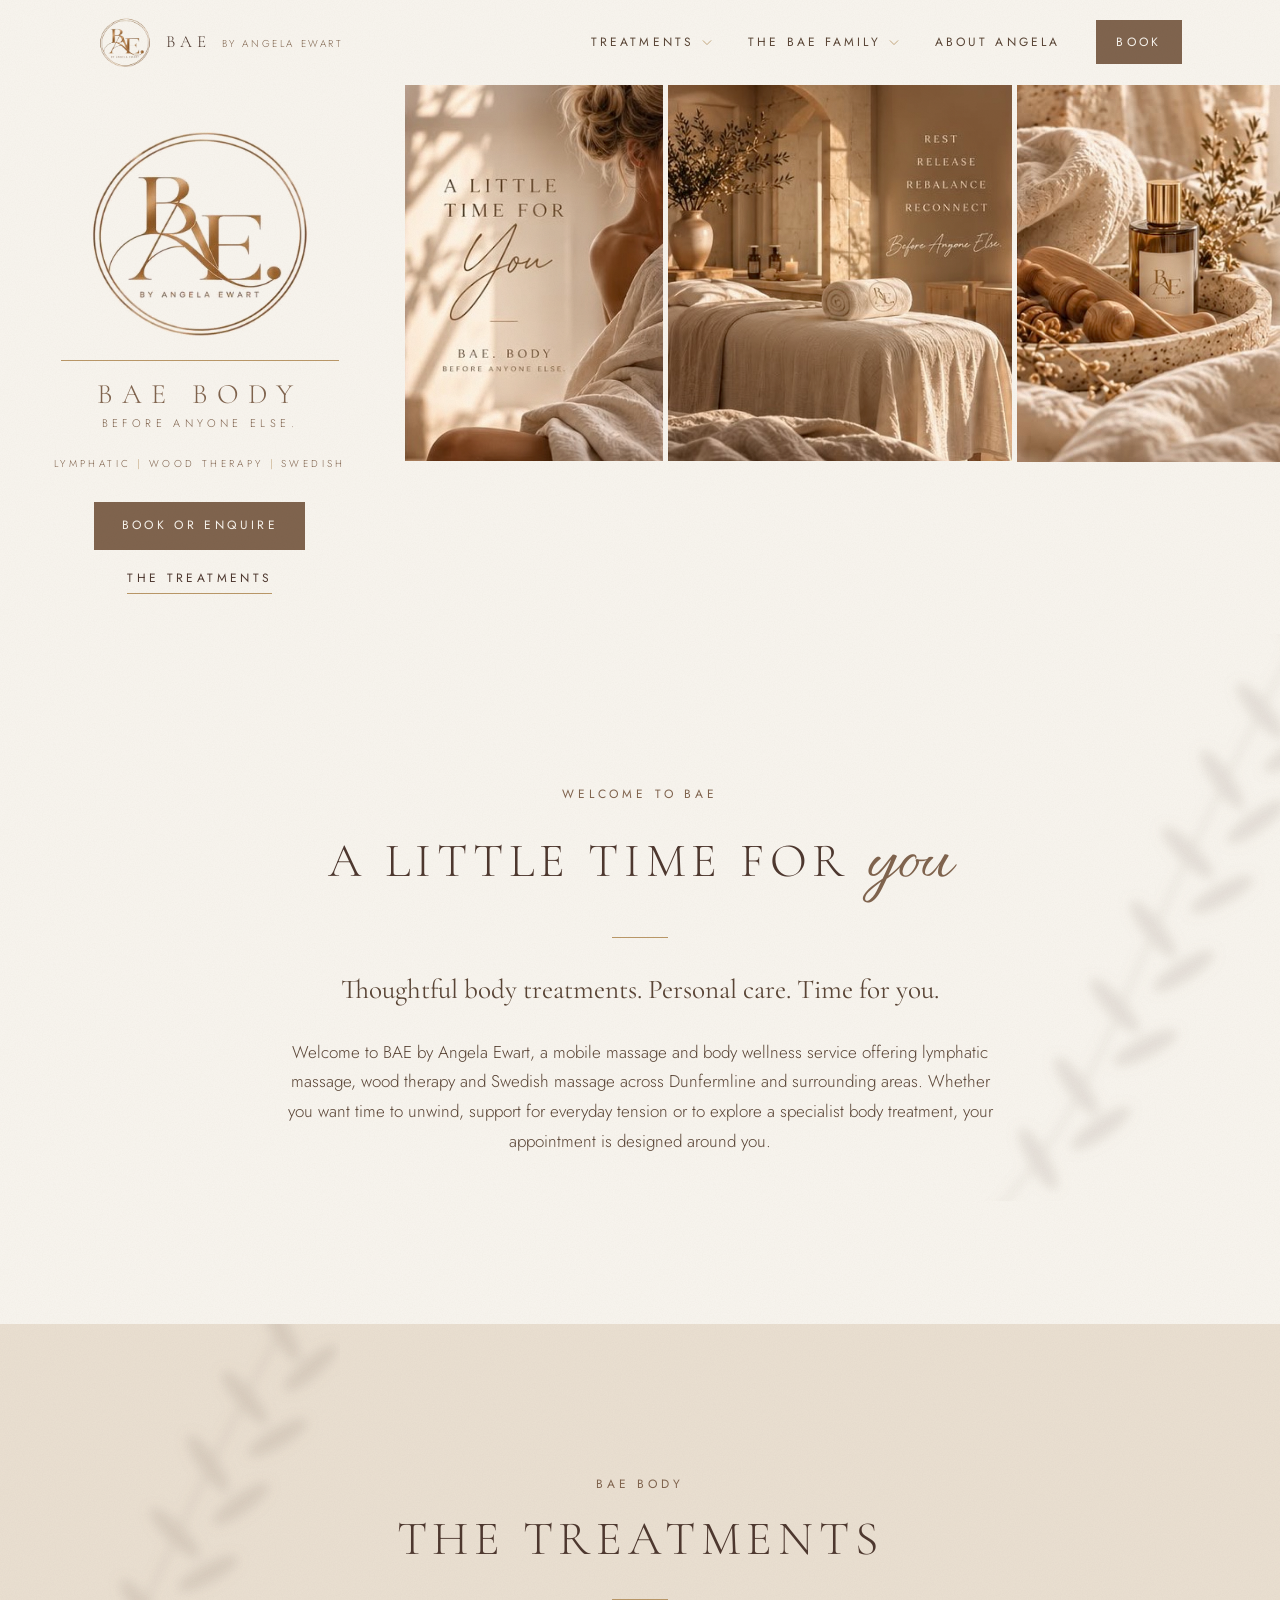
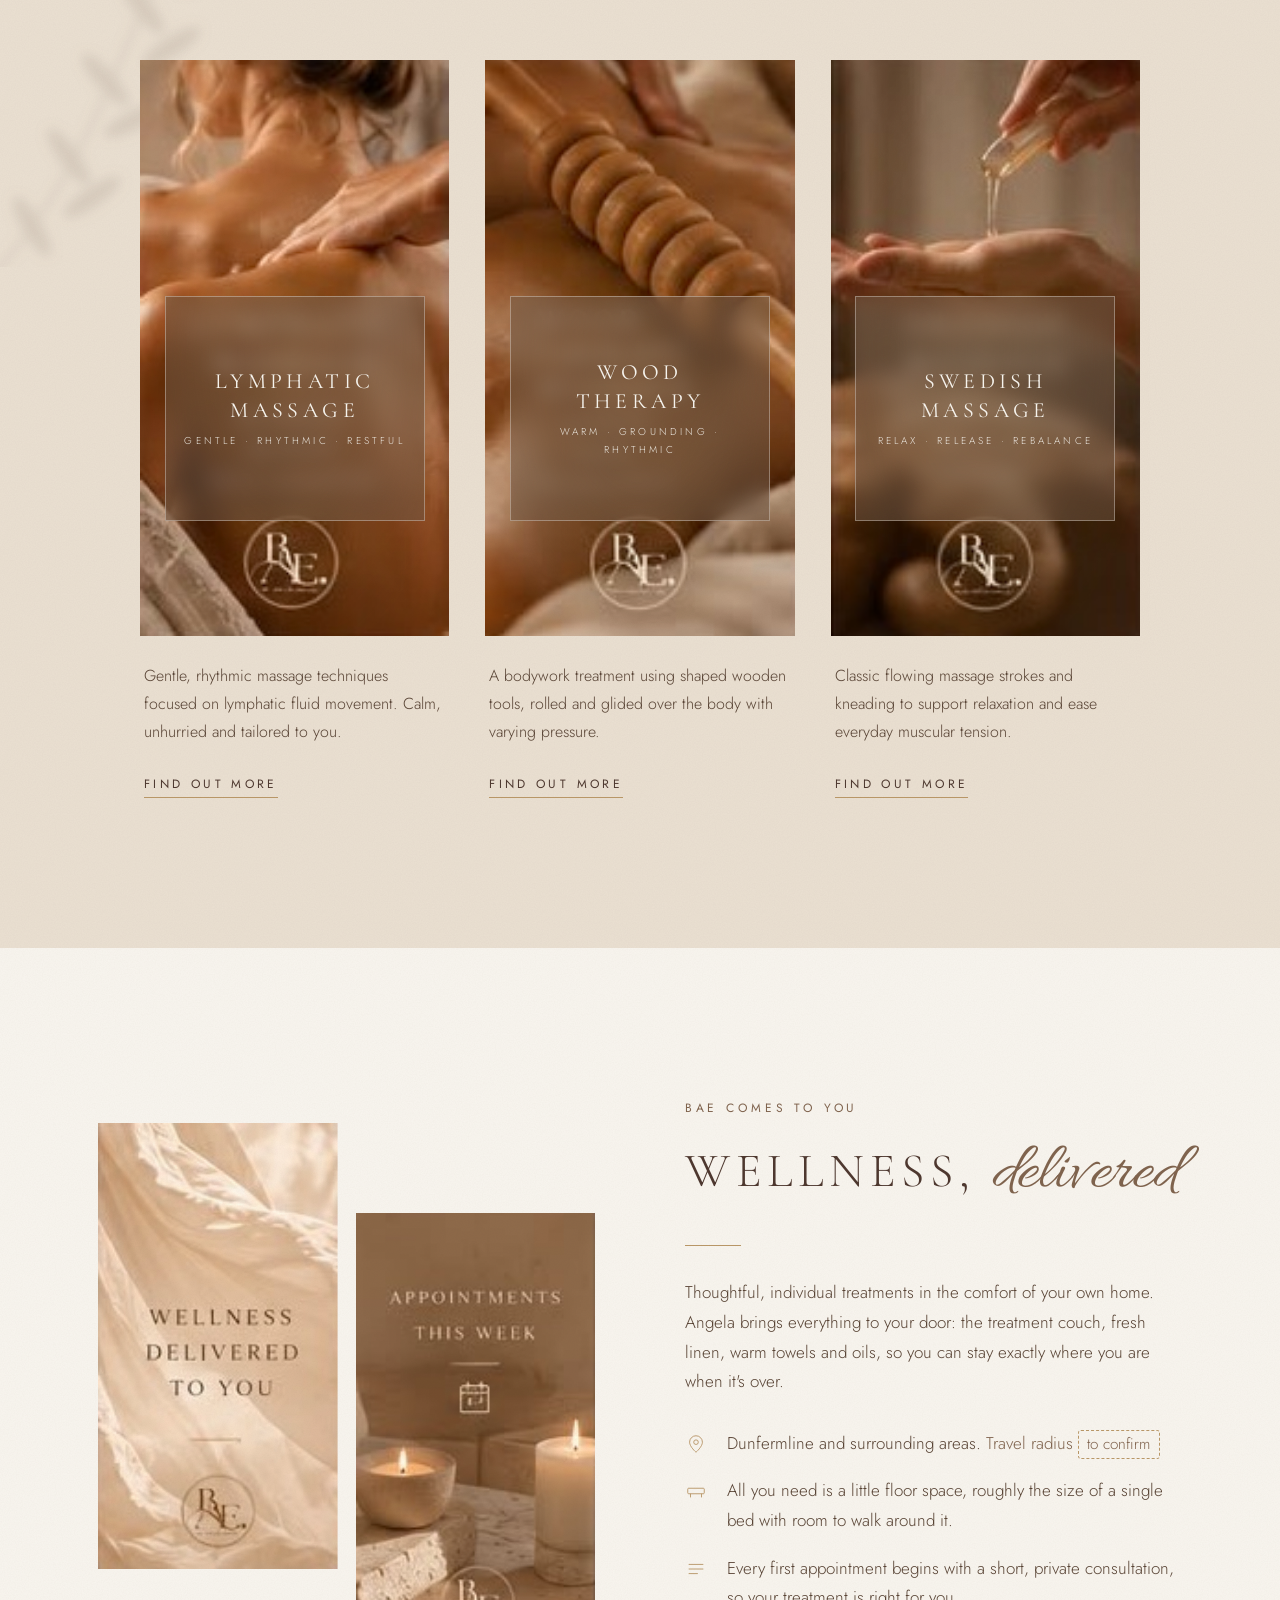
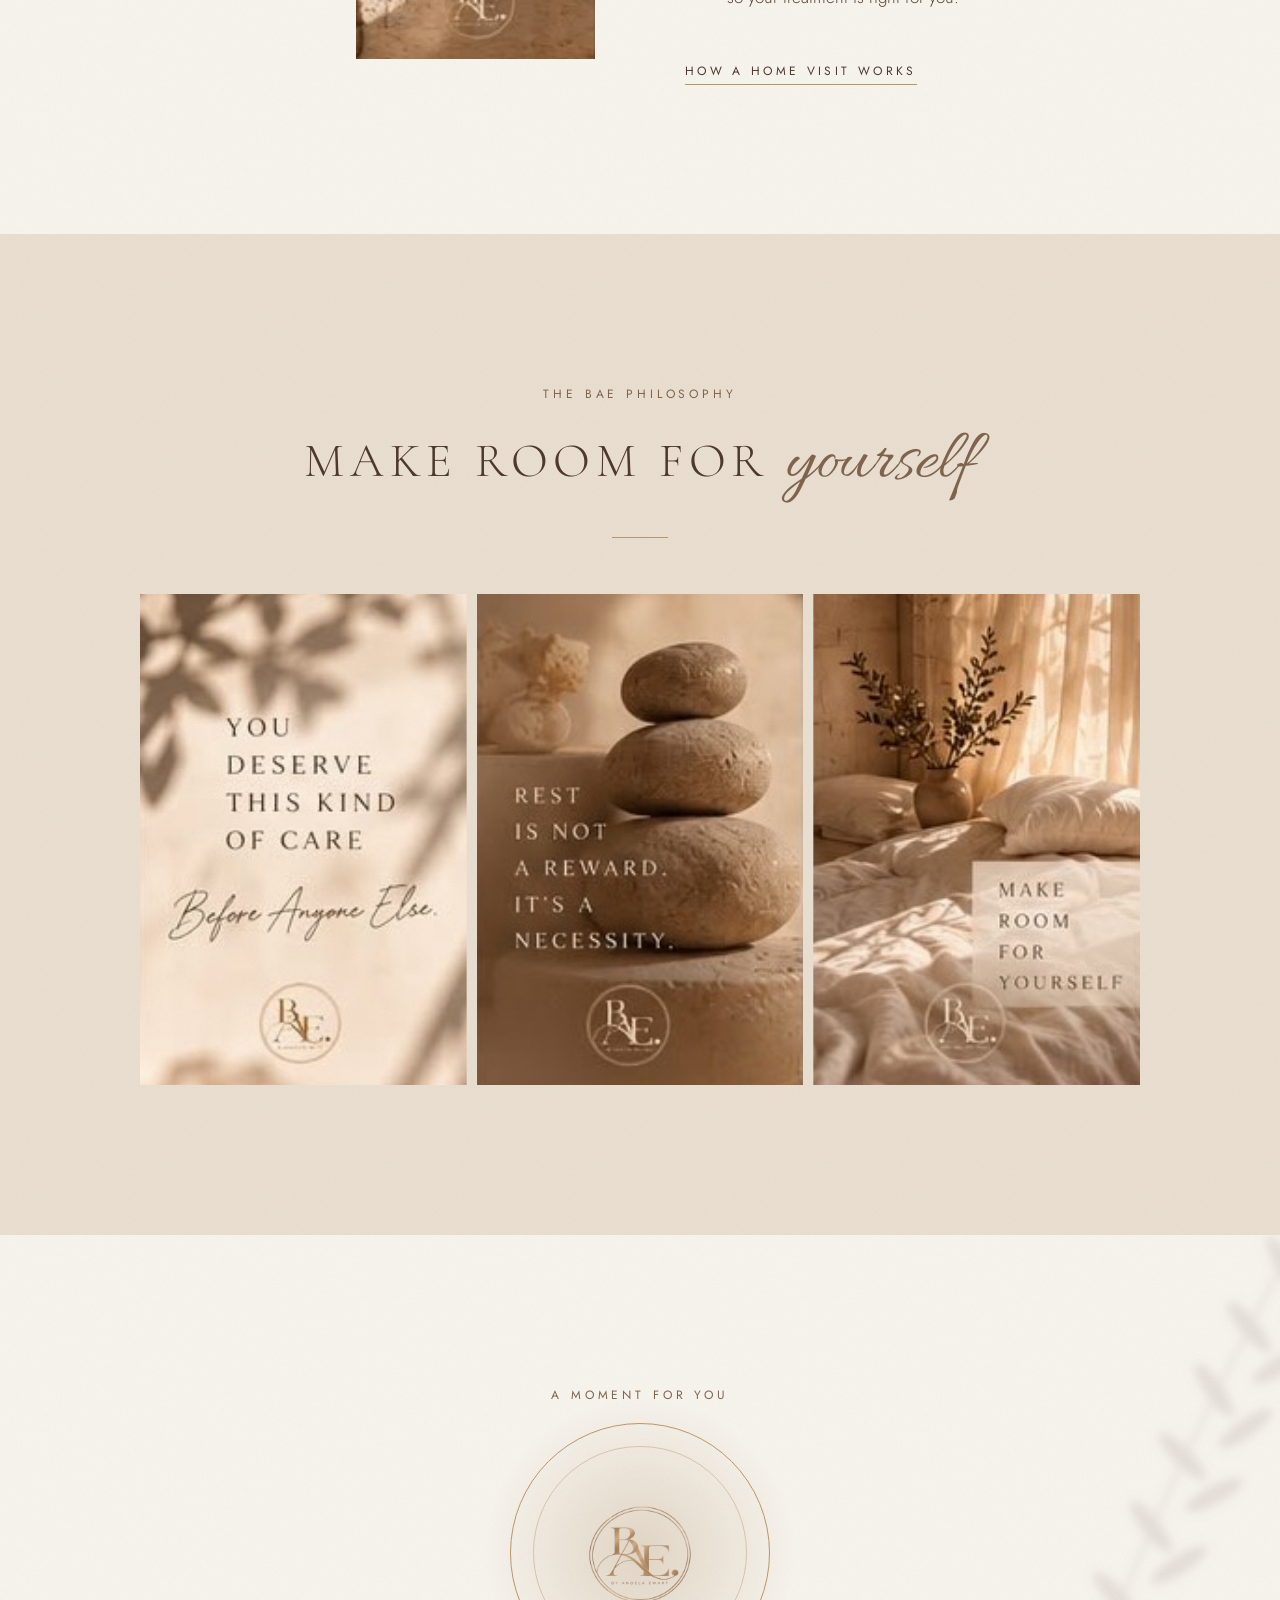
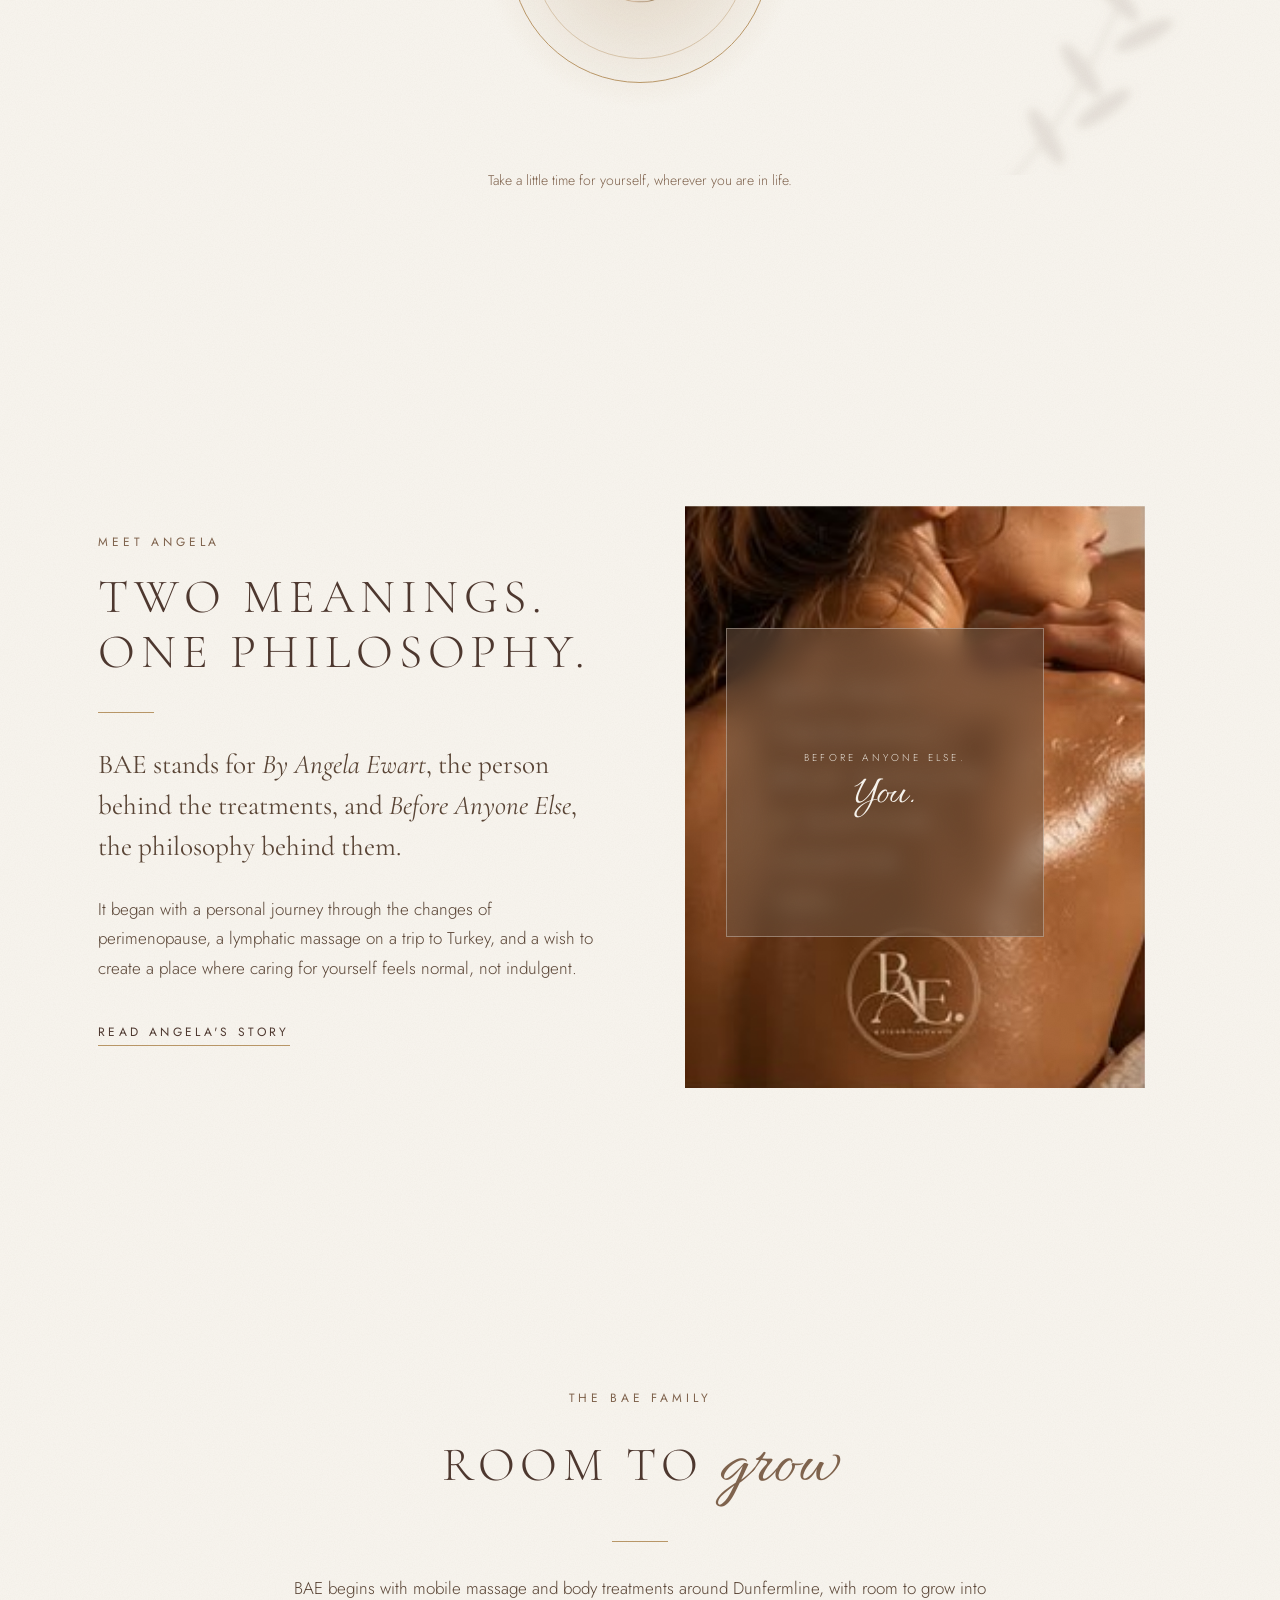
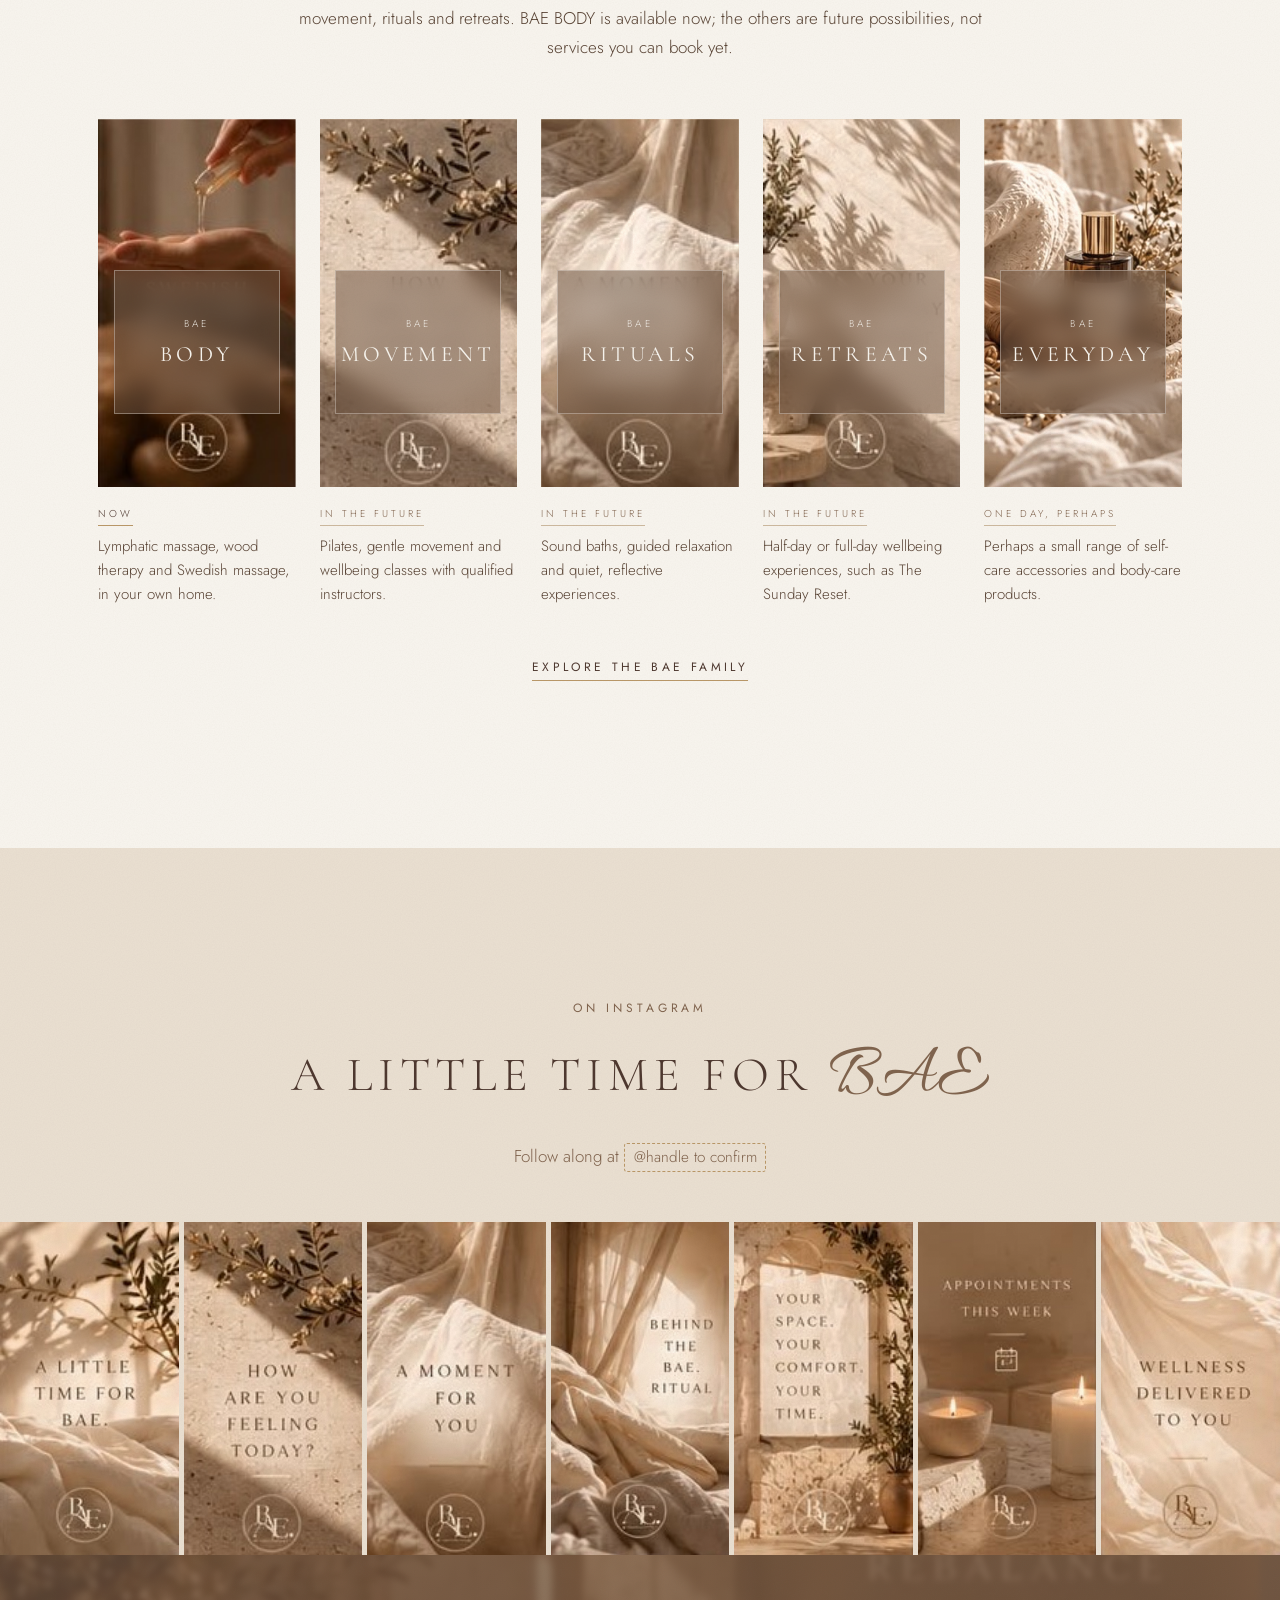
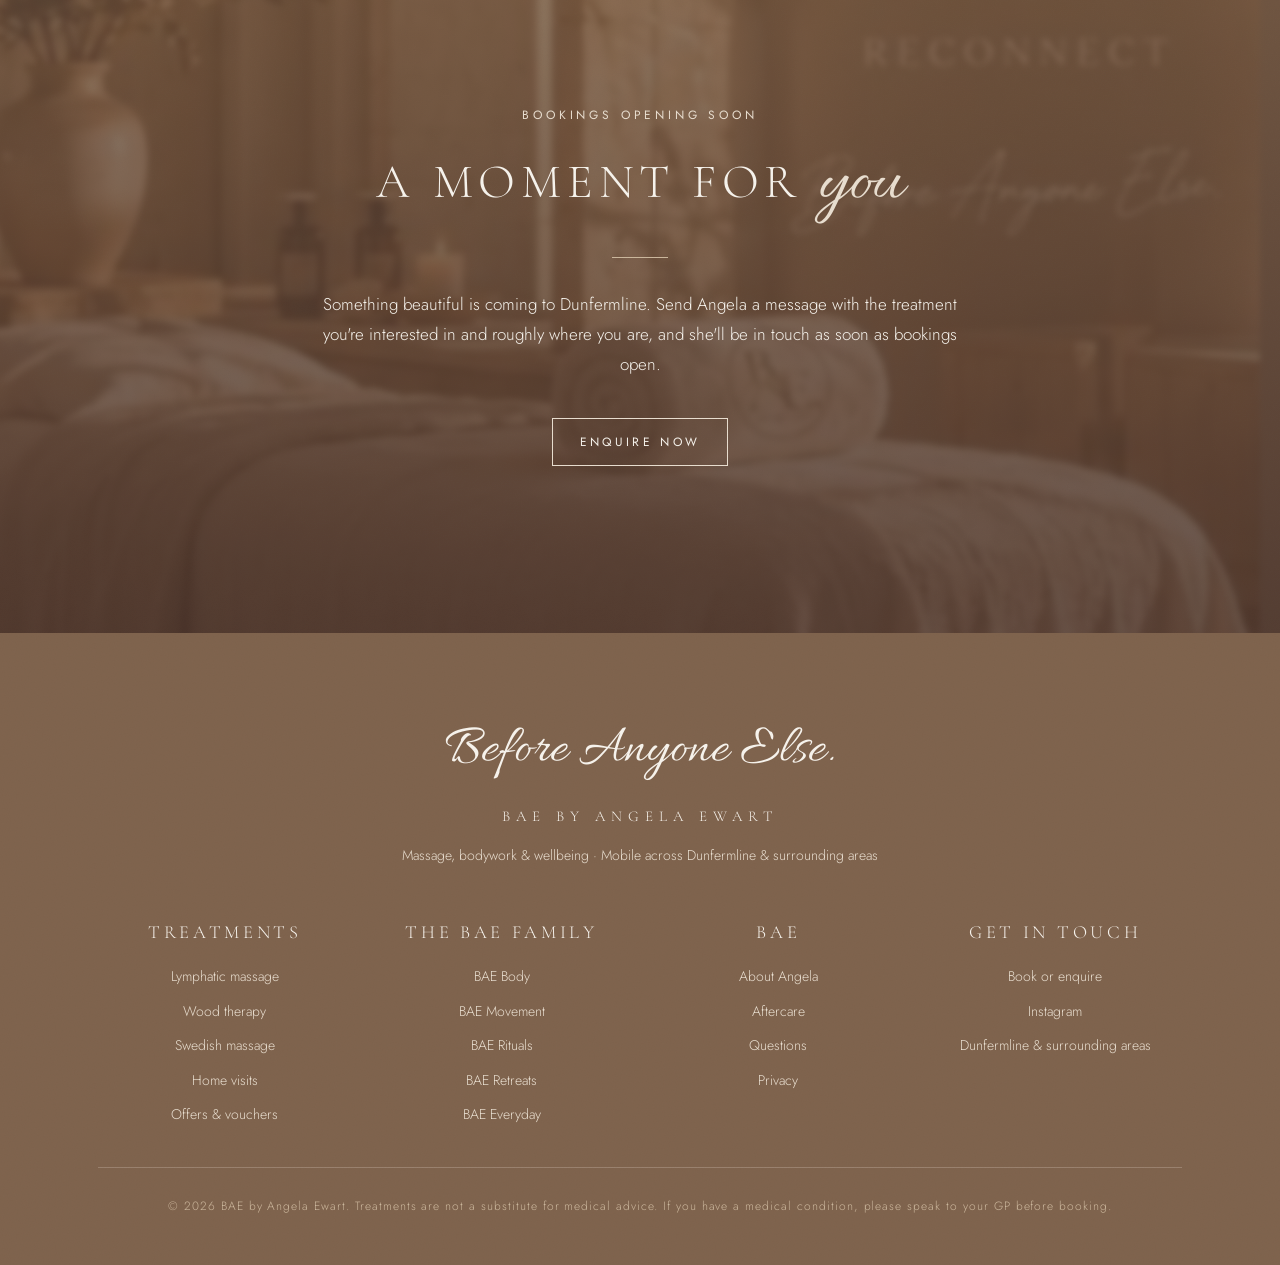
<file: index.html>
<!doctype html>
<html lang="en-GB">
<head>
  <meta charset="utf-8">
  <!-- Ivory screen until the logo fade takes over, so nothing flashes on arrival -->
  <script>document.documentElement.classList.add('js');if(!matchMedia('(prefers-reduced-motion: reduce)').matches)document.documentElement.classList.add('veiled');</script>
  <meta name="viewport" content="width=device-width, initial-scale=1, viewport-fit=cover">
  <!-- Draft: keep out of search results until launch. Remove this line to go live. -->
  <meta name="robots" content="noindex">
  <title>BAE BODY | Massage &amp; Body Wellness in Dunfermline</title>
  <meta name="description" content="BAE BODY: lymphatic massage, wood therapy and Swedish massage in the comfort of your own home, across Dunfermline and surrounding areas. Before Anyone Else.">
  <meta property="og:title" content="BAE by Angela Ewart">
  <meta property="og:description" content="Thoughtful body treatments. Personal care. Time for you. Mobile massage across Dunfermline.">
  <meta property="og:image" content="assets/img/hero-room.jpg">
  <meta name="theme-color" content="#F8F5EF">
  <link rel="icon" href="assets/img/logo.png?v=2">
  <link rel="preconnect" href="https://fonts.googleapis.com">
  <link rel="preconnect" href="https://fonts.gstatic.com" crossorigin>
  <link href="https://fonts.googleapis.com/css2?family=Allura&family=Cormorant+Garamond:wght@300;400;500&family=Jost:wght@300;400&display=swap" rel="stylesheet">
  <link rel="stylesheet" href="css/style.css?v=14">
</head>
<body data-brand="by Angela Ewart">

<header class="site-header">
  <div class="wrap">
    <a class="brand" href="index.html" aria-label="BAE by Angela Ewart, home">
      <img src="assets/img/logo.png?v=2" alt="">
      <span class="brand-word" aria-hidden="true"><span class="bae">BAE</span><span class="sub master">by Angela Ewart</span></span>
    </a>
    <button class="nav-toggle" aria-label="Menu" aria-expanded="false" aria-controls="nav"><span></span><span></span></button>
    <nav class="nav" id="nav" aria-label="Main">
      <div class="nav-item has-panel">
        <a class="nav-link" href="treatments.html">Treatments <svg class="chev" viewBox="0 0 12 8" aria-hidden="true"><path d="M1 1.5l5 5 5-5" fill="none" stroke="currentColor"/></svg></a>
        <div class="panel">
          <div class="panel-inner">
            <div class="panel-treatments">
              <a class="ptreat" href="treatments.html#lymphatic"><img src="assets/img/thumb-lymphatic.jpg" alt=""><span><strong>Lymphatic massage</strong><em>Gentle · Rhythmic · Restful</em></span></a>
              <a class="ptreat" href="treatments.html#wood-therapy"><img src="assets/img/thumb-wood.jpg" alt=""><span><strong>Wood therapy</strong><em>Warm · Grounding · Rhythmic</em></span></a>
              <a class="ptreat" href="treatments.html#swedish"><img src="assets/img/thumb-swedish.jpg" alt=""><span><strong>Swedish massage</strong><em>Relax · Release · Rebalance</em></span></a>
            </div>
            <div class="panel-more">
              <a href="treatments.html#mobile">How a home visit works</a>
              <a href="treatments.html#offers">Offers &amp; vouchers</a>
              <a href="treatments.html#aftercare">Aftercare</a>
              <a href="treatments.html#faq">Questions</a>
            </div>
          </div>
        </div>
      </div>
      <div class="nav-item has-panel">
        <a class="nav-link" href="family.html">The BAE family <svg class="chev" viewBox="0 0 12 8" aria-hidden="true"><path d="M1 1.5l5 5 5-5" fill="none" stroke="currentColor"/></svg></a>
        <div class="panel">
          <div class="panel-inner">
            <div class="panel-treatments">
              <a class="ptreat" href="family.html#body"><img src="assets/img/thumb-swedish.jpg" alt=""><span><strong>BAE Body</strong><em>Available now</em></span></a>
              <a class="ptreat" href="family.html#movement"><img src="assets/img/thumb-movement.jpg" alt=""><span><strong>BAE Movement</strong><em>In the future</em></span></a>
              <a class="ptreat" href="family.html#rituals"><img src="assets/img/thumb-rituals.jpg" alt=""><span><strong>BAE Rituals</strong><em>In the future</em></span></a>
              <a class="ptreat" href="family.html#retreats"><img src="assets/img/thumb-retreats.jpg" alt=""><span><strong>BAE Retreats</strong><em>In the future</em></span></a>
              <a class="ptreat" href="family.html#everyday"><img src="assets/img/thumb-everyday.jpg" alt=""><span><strong>BAE Everyday</strong><em>One day, perhaps</em></span></a>
            </div>
            <div class="panel-more">
              <a href="family.html">Explore the BAE family</a>
              <p class="panel-note">Only BAE Body can be booked at the moment. The rest are on their way.</p>
            </div>
          </div>
        </div>
      </div>
      <a class="nav-link" href="about.html">About Angela</a>
      <a class="btn" href="contact.html">Book</a>
    </nav>
  </div>
</header>

<main>

  <!-- Hero: the moodboard's top row -->
  <section class="photo-hero">
    <div class="hero-panel reveal">
      <img class="mark" src="assets/img/logo.png?v=2" alt="BAE by Angela Ewart monogram">
      <h1 class="name">BAE Body</h1>
      <p class="tag">Before anyone else.</p>
      <p class="words"><a href="treatments.html#lymphatic">Lymphatic</a><span>|</span><a href="treatments.html#wood-therapy">Wood therapy</a><span>|</span><a href="treatments.html#swedish">Swedish</a></p>
      <div class="hero-actions">
        <a class="btn" href="contact.html">Book or enquire</a>
        <a class="link" href="#treatments">The treatments</a>
      </div>
    </div>
    <div class="hero-photos">
      <figure><img src="assets/img/hero-woman.jpg" alt="A woman wrapped in soft linen in warm sunlight. A little time for you."></figure>
      <figure><img src="assets/img/hero-room.jpg" alt="A treatment couch in ivory linen with a rolled BAE towel. Rest, release, rebalance, reconnect."></figure>
      <figure><img src="assets/img/ritual-tray.jpg" alt="Wooden massage tools and a BAE oil bottle on a stone tray among soft linen"></figure>
    </div>
  </section>

  <!-- Welcome -->
  <section class="pad" style="overflow:hidden">
    <div class="leaves" aria-hidden="true" style="top:-60px;right:-80px;width:460px;height:640px"></div>
    <div class="wrap center reveal" style="max-width: 820px">
      <span class="eyebrow">Welcome to BAE</span>
      <h2 class="title">A little time for <span class="script" style="font-size:1.5em">you</span></h2>
      <hr class="rule">
      <p class="lede">Thoughtful body treatments. Personal care. Time for you.</p>
      <p>Welcome to BAE by Angela Ewart, a mobile massage and body wellness service offering lymphatic massage, wood therapy and Swedish massage across Dunfermline and surrounding areas. Whether you want time to unwind, support for everyday tension or to explore a specialist body treatment, your appointment is designed around you.</p>
    </div>
  </section>

  <!-- Treatments -->
  <section class="pad tone-linen" id="treatments" data-brand="Body">
    <div class="leaves" aria-hidden="true" style="top:-60px;left:-100px;width:440px;height:620px;transform-origin:top left"></div>
    <div class="wrap">
      <div class="center reveal">
        <span class="eyebrow">BAE Body</span>
        <h2 class="title">The treatments</h2>
        <hr class="rule">
      </div>
      <div class="tcards">
        <a class="tcard reveal" href="treatments.html#lymphatic">
          <figure class="tile">
            <img src="assets/img/reel-lymphatic.jpg" alt="Hands resting on a bare shoulder during a lymphatic massage">
            <div class="plate"><strong>Lymphatic<br>massage</strong><span>Gentle · Rhythmic · Restful</span></div>
          </figure>
          <div class="body">
            <p>Gentle, rhythmic massage techniques focused on lymphatic fluid movement. Calm, unhurried and tailored to you.</p>
            <span class="link">Find out more</span>
          </div>
        </a>
        <a class="tcard reveal" href="treatments.html#wood-therapy">
          <figure class="tile">
            <img src="assets/img/reel-wood.jpg" alt="A wooden massage roller on oiled skin">
            <div class="plate"><strong>Wood<br>therapy</strong><span>Warm · Grounding · Rhythmic</span></div>
          </figure>
          <div class="body">
            <p>A bodywork treatment using shaped wooden tools, rolled and glided over the body with varying pressure.</p>
            <span class="link">Find out more</span>
          </div>
        </a>
        <a class="tcard reveal" href="treatments.html#swedish">
          <figure class="tile">
            <img src="assets/img/reel-swedish.jpg" alt="Warm massage oil poured into an open palm">
            <div class="plate"><strong>Swedish<br>massage</strong><span>Relax · Release · Rebalance</span></div>
          </figure>
          <div class="body">
            <p>Classic flowing massage strokes and kneading to support relaxation and ease everyday muscular tension.</p>
            <span class="link">Find out more</span>
          </div>
        </a>
      </div>
    </div>
  </section>

  <!-- Mobile service -->
  <section class="pad" data-brand="Body">
    <div class="wrap split">
      <div class="pair reveal">
        <figure class="tile"><img src="assets/img/reel-delivered.jpg" alt="Soft muslin in sunlight. Wellness delivered to you."></figure>
        <figure class="tile" data-drift="0.06"><img src="assets/img/story-appointments.jpg" alt="Candles on natural stone. Appointments this week."></figure>
      </div>
      <div class="reveal">
        <span class="eyebrow">BAE comes to you</span>
        <h2 class="title">Wellness, <span class="script" style="font-size:1.4em">delivered</span></h2>
        <hr class="rule">
        <p>Thoughtful, individual treatments in the comfort of your own home. Angela brings everything to your door: the treatment couch, fresh linen, warm towels and oils, so you can stay exactly where you are when it's over.</p>
        <ul class="points">
          <li>
            <svg viewBox="0 0 24 24" fill="none" stroke="currentColor" stroke-width="1"><path d="M12 21s-7-6.1-7-11a7 7 0 0 1 14 0c0 4.9-7 11-7 11z"/><circle cx="12" cy="10" r="2.5"/></svg>
            <span>Dunfermline and surrounding areas. <span class="muted">Travel radius <span class="tbc">to confirm</span></span></span>
          </li>
          <li>
            <svg viewBox="0 0 24 24" fill="none" stroke="currentColor" stroke-width="1"><rect x="3" y="9" width="18" height="6" rx="1"/><path d="M6 15v4M18 15v4"/></svg>
            <span>All you need is a little floor space, roughly the size of a single bed with room to walk around it.</span>
          </li>
          <li>
            <svg viewBox="0 0 24 24" fill="none" stroke="currentColor" stroke-width="1"><path d="M4 7h16M4 12h16M4 17h10"/></svg>
            <span>Every first appointment begins with a short, private consultation, so your treatment is right for you.</span>
          </li>
        </ul>
        <a class="link" href="treatments.html#mobile">How a home visit works</a>
      </div>
    </div>
  </section>

  <!-- Quote posts -->
  <section class="pad tone-linen">
    <div class="wrap">
      <div class="center reveal">
        <span class="eyebrow">The BAE philosophy</span>
        <h2 class="title">Make room for <span class="script" style="font-size:1.5em">yourself</span></h2>
        <hr class="rule">
      </div>
      <div class="quotes reveal">
        <figure class="tile"><img src="assets/img/quote-care.jpg" alt="You deserve this kind of care. Before Anyone Else."></figure>
        <figure class="tile"><img src="assets/img/quote-rest.jpg" alt="Stacked stones. Rest is not a reward. It's a necessity."></figure>
        <figure class="tile"><img src="assets/img/quote-room.jpg" alt="A sunlit bedroom in soft linen. Make room for yourself."></figure>
      </div>
    </div>
  </section>

  <!-- A pause: one slow breath (inhale 4s, hold 1s, exhale 5s) -->
  <section class="pad breathe-band" aria-label="Take a breath">
    <div class="leaves" aria-hidden="true" style="top:-40px;right:-60px;width:420px;height:600px"></div>
    <div class="wrap center reveal">
      <span class="eyebrow">A moment for you</span>
      <div class="breathe" aria-hidden="true">
        <span class="halo"></span>
        <span class="ring"></span>
        <span class="ring two"></span>
        <img src="assets/img/logo.png?v=2" alt="">
      </div>
      <p class="breathe-words" aria-hidden="true"><span>Breathe in</span><span>Breathe out</span></p>
      <p class="muted small">Take a little time for yourself, wherever you are in life.</p>
    </div>
  </section>

  <!-- Meet Angela -->
  <section class="pad">
    <div class="wrap split flip">
      <figure class="tile reveal" style="aspect-ratio:226/286;max-width:460px">
        <img src="assets/img/back.jpg" alt="Sunlit skin and a bare shoulder after a massage">
        <div class="plate" style="left:9%;right:22%;top:21%;height:53%"><span>Before anyone else.</span><span class="script">You.</span></div>
      </figure>
      <div class="reveal">
        <span class="eyebrow">Meet Angela</span>
        <h2 class="title">Two meanings. <br>One philosophy.</h2>
        <hr class="rule">
        <p class="lede">BAE stands for <em>By Angela Ewart</em>, the person behind the treatments, and <em>Before Anyone Else</em>, the philosophy behind them.</p>
        <p>It began with a personal journey through the changes of perimenopause, a lymphatic massage on a trip to Turkey, and a wish to create a place where caring for yourself feels normal, not indulgent.</p>
        <p style="margin-top:2rem"><a class="link" href="about.html">Read Angela's story</a></p>
      </div>
    </div>
  </section>

  <!-- The BAE family (Brand Bible 02). Only BODY is bookable; the rest are labelled as future. -->
  <section class="pad" id="family">
    <div class="wrap">
      <div class="center reveal" style="max-width:720px;margin:0 auto">
        <span class="eyebrow">The BAE family</span>
        <h2 class="title">Room to <span class="script" style="font-size:1.5em">grow</span></h2>
        <hr class="rule">
        <p>BAE begins with mobile massage and body treatments around Dunfermline, with room to grow into movement, rituals and retreats. BAE BODY is available now; the others are future possibilities, not services you can book yet.</p>
      </div>
      <div class="family">
        <a class="branch now reveal" href="family.html#body">
          <figure class="tile">
            <img src="assets/img/reel-swedish.jpg" alt="">
            <div class="plate"><span>BAE</span><strong>Body</strong></div>
          </figure>
          <div class="branch-text">
            <span class="bname">BAE Body</span>
            <span class="when">Now</span>
            <p>Lymphatic massage, wood therapy and Swedish massage, in your own home.</p>
          </div>
        </a>
        <a class="branch reveal" href="family.html#movement">
          <figure class="tile">
            <img src="assets/img/story-feeling.jpg" alt="">
            <div class="plate"><span>BAE</span><strong>Movement</strong></div>
          </figure>
          <div class="branch-text">
            <span class="bname">BAE Movement</span>
            <span class="when">In the future</span>
            <p>Pilates, gentle movement and wellbeing classes with qualified instructors.</p>
          </div>
        </a>
        <a class="branch reveal" href="family.html#rituals">
          <figure class="tile">
            <img src="assets/img/story-moment.jpg" alt="">
            <div class="plate"><span>BAE</span><strong>Rituals</strong></div>
          </figure>
          <div class="branch-text">
            <span class="bname">BAE Rituals</span>
            <span class="when">In the future</span>
            <p>Sound baths, guided relaxation and quiet, reflective experiences.</p>
          </div>
        </a>
        <a class="branch reveal" href="family.html#retreats">
          <figure class="tile">
            <img src="assets/img/reel-sunday.jpg" alt="">
            <div class="plate"><span>BAE</span><strong>Retreats</strong></div>
          </figure>
          <div class="branch-text">
            <span class="bname">BAE Retreats</span>
            <span class="when">In the future</span>
            <p>Half-day or full-day wellbeing experiences, such as The Sunday Reset.</p>
          </div>
        </a>
        <a class="branch reveal" href="family.html#everyday">
          <figure class="tile">
            <img src="assets/img/ritual-tray.jpg" alt="">
            <div class="plate"><span>BAE</span><strong>Everyday</strong></div>
          </figure>
          <div class="branch-text">
            <span class="bname">BAE Everyday</span>
            <span class="when">One day, perhaps</span>
            <p>Perhaps a small range of self-care accessories and body-care products.</p>
          </div>
        </a>
      </div>
      <p class="center reveal" style="margin-top:2.8rem"><a class="link" href="family.html">Explore the BAE family</a></p>
    </div>
  </section>

  <!-- Instagram -->
  <section class="pad tone-linen" style="padding-bottom:0">
    <div class="wrap center reveal">
      <span class="eyebrow">On Instagram</span>
      <h2 class="title">A little time for <span class="script" style="font-size:1.5em">BAE</span></h2>
      <p class="muted">Follow along at <span class="tbc">@handle to confirm</span></p>
    </div>
    <div class="gram">
      <figure class="tile"><img src="assets/img/reel-little-time.jpg" alt="A little time for BAE"></figure>
      <figure class="tile"><img src="assets/img/story-feeling.jpg" alt="How are you feeling today?"></figure>
      <figure class="tile"><img src="assets/img/story-moment.jpg" alt="A moment for you."></figure>
      <figure class="tile"><img src="assets/img/story-ritual.jpg" alt="Behind the BAE ritual."></figure>
      <figure class="tile"><img src="assets/img/story-space.jpg" alt="Your space. Your comfort. Your time."></figure>
      <figure class="tile"><img src="assets/img/story-appointments.jpg" alt="Appointments this week."></figure>
      <figure class="tile"><img src="assets/img/reel-delivered.jpg" alt="Wellness delivered to you."></figure>
    </div>
  </section>

  <!-- Book -->
  <section class="pad tone-coffee photo-band">
    <img src="assets/img/hero-room.jpg" alt="">
    <div class="wrap center reveal" style="max-width: 760px">
      <!-- At launch, once prices are set: eyebrow becomes "Now booking". -->
      <span class="eyebrow">Bookings opening soon</span>
      <h2 class="title">A moment for <span class="script" style="font-size:1.5em">you</span></h2>
      <hr class="rule">
      <p>Something beautiful is coming to Dunfermline. Send Angela a message with the treatment you're interested in and roughly where you are, and she'll be in touch as soon as bookings open.</p>
      <p style="margin-top:2.4rem"><a class="btn ghost" style="color:var(--ivory);border-color:var(--linen)" href="contact.html">Enquire now</a></p>
    </div>
  </section>

</main>

<footer class="site-footer">
  <div class="wrap">
    <span class="script">Before Anyone Else.</span>
    <p class="name">BAE by Angela Ewart</p>
    <p>Massage, bodywork &amp; wellbeing · Mobile across Dunfermline &amp; surrounding areas</p>
    <div class="footer-cols">
      <nav aria-label="Treatments">
        <span class="fh">Treatments</span>
        <a href="treatments.html#lymphatic">Lymphatic massage</a>
        <a href="treatments.html#wood-therapy">Wood therapy</a>
        <a href="treatments.html#swedish">Swedish massage</a>
        <a href="treatments.html#mobile">Home visits</a>
        <a href="treatments.html#offers">Offers &amp; vouchers</a>
      </nav>
      <nav aria-label="The BAE family">
        <span class="fh">The BAE family</span>
        <a href="family.html#body">BAE Body</a>
        <a href="family.html#movement">BAE Movement</a>
        <a href="family.html#rituals">BAE Rituals</a>
        <a href="family.html#retreats">BAE Retreats</a>
        <a href="family.html#everyday">BAE Everyday</a>
      </nav>
      <nav aria-label="BAE">
        <span class="fh">BAE</span>
        <a href="about.html">About Angela</a>
        <a href="treatments.html#aftercare">Aftercare</a>
        <a href="treatments.html#faq">Questions</a>
        <a href="privacy.html">Privacy</a>
      </nav>
      <nav aria-label="Get in touch">
        <span class="fh">Get in touch</span>
        <a href="contact.html">Book or enquire</a>
        <a href="#" aria-label="Instagram (handle to confirm)">Instagram</a>
        <span>Dunfermline &amp; surrounding areas</span>
      </nav>
    </div>
    <p class="fine">© <span data-year>2026</span> BAE by Angela Ewart. Treatments are not a substitute for medical advice. If you have a medical condition, please speak to your GP before booking.</p>
  </div>
</footer>

<script src="js/site.js?v=14"></script>
</body>
</html>
</file>
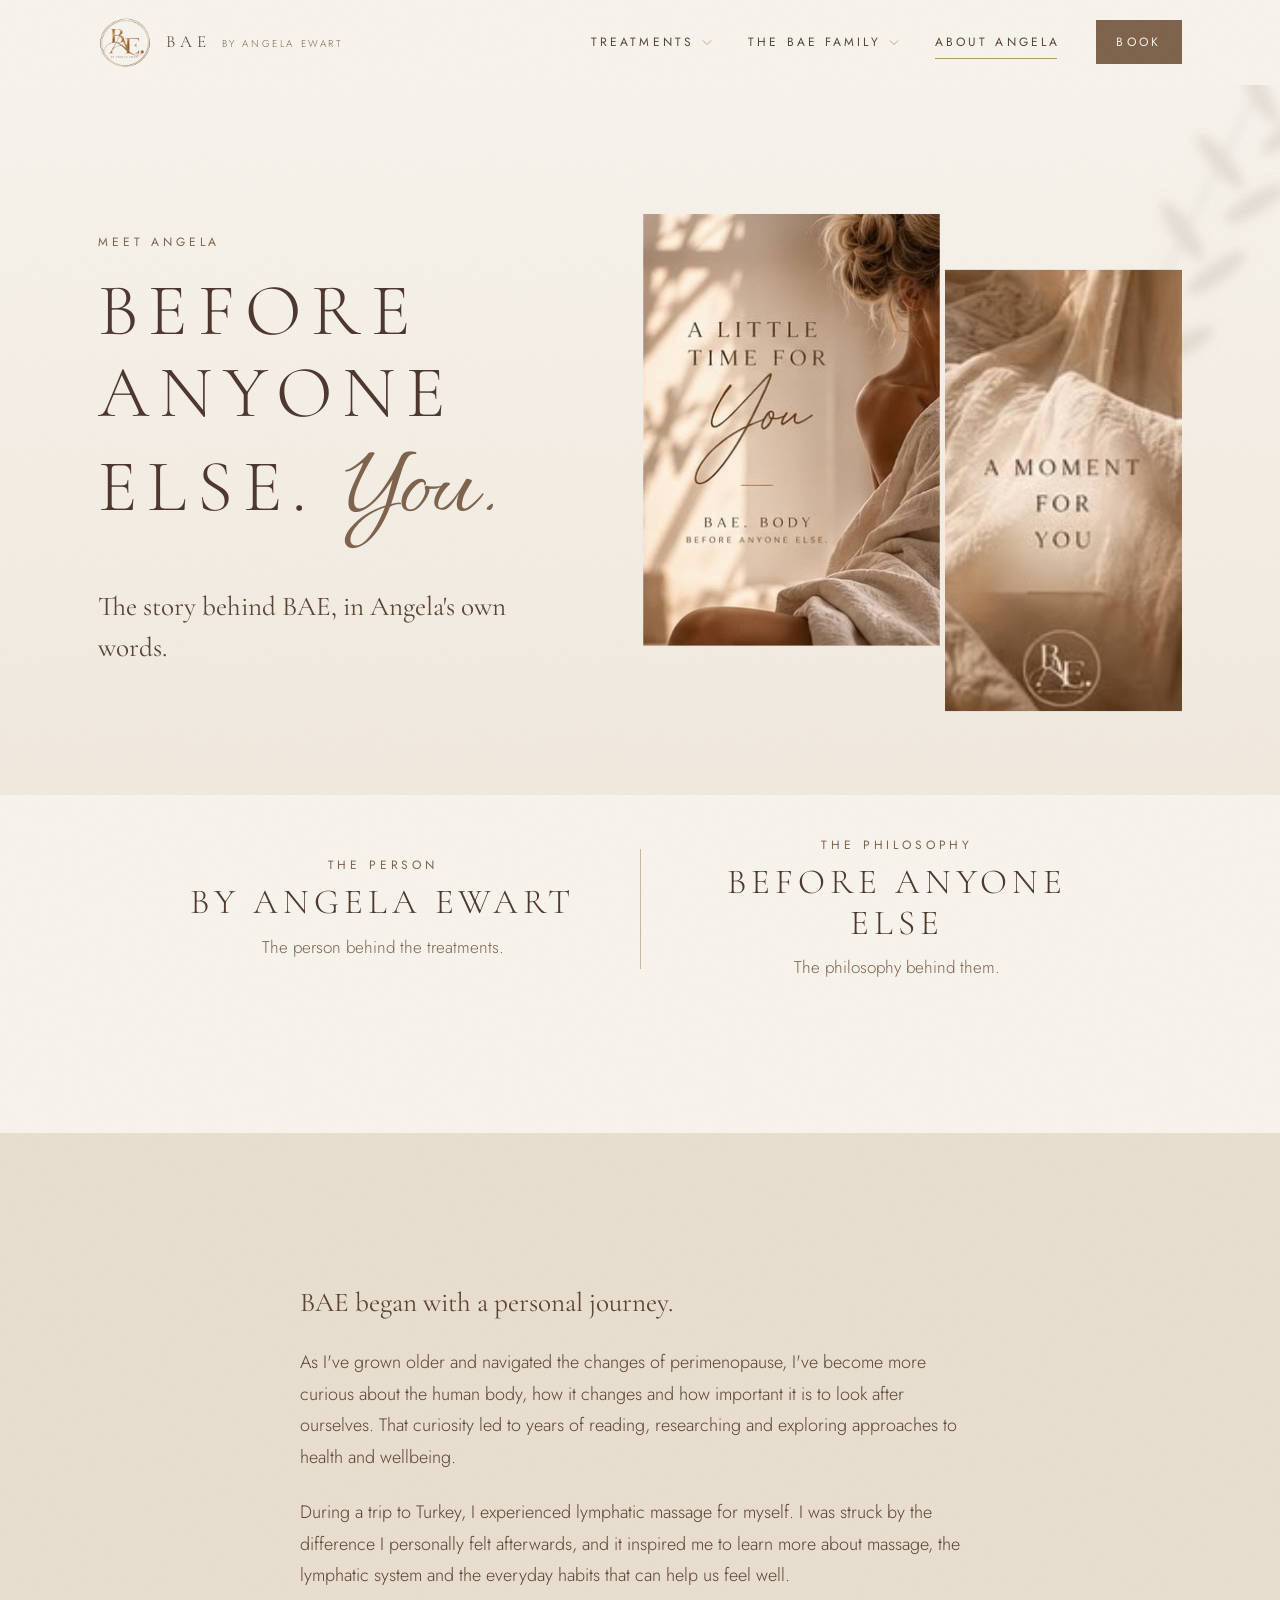
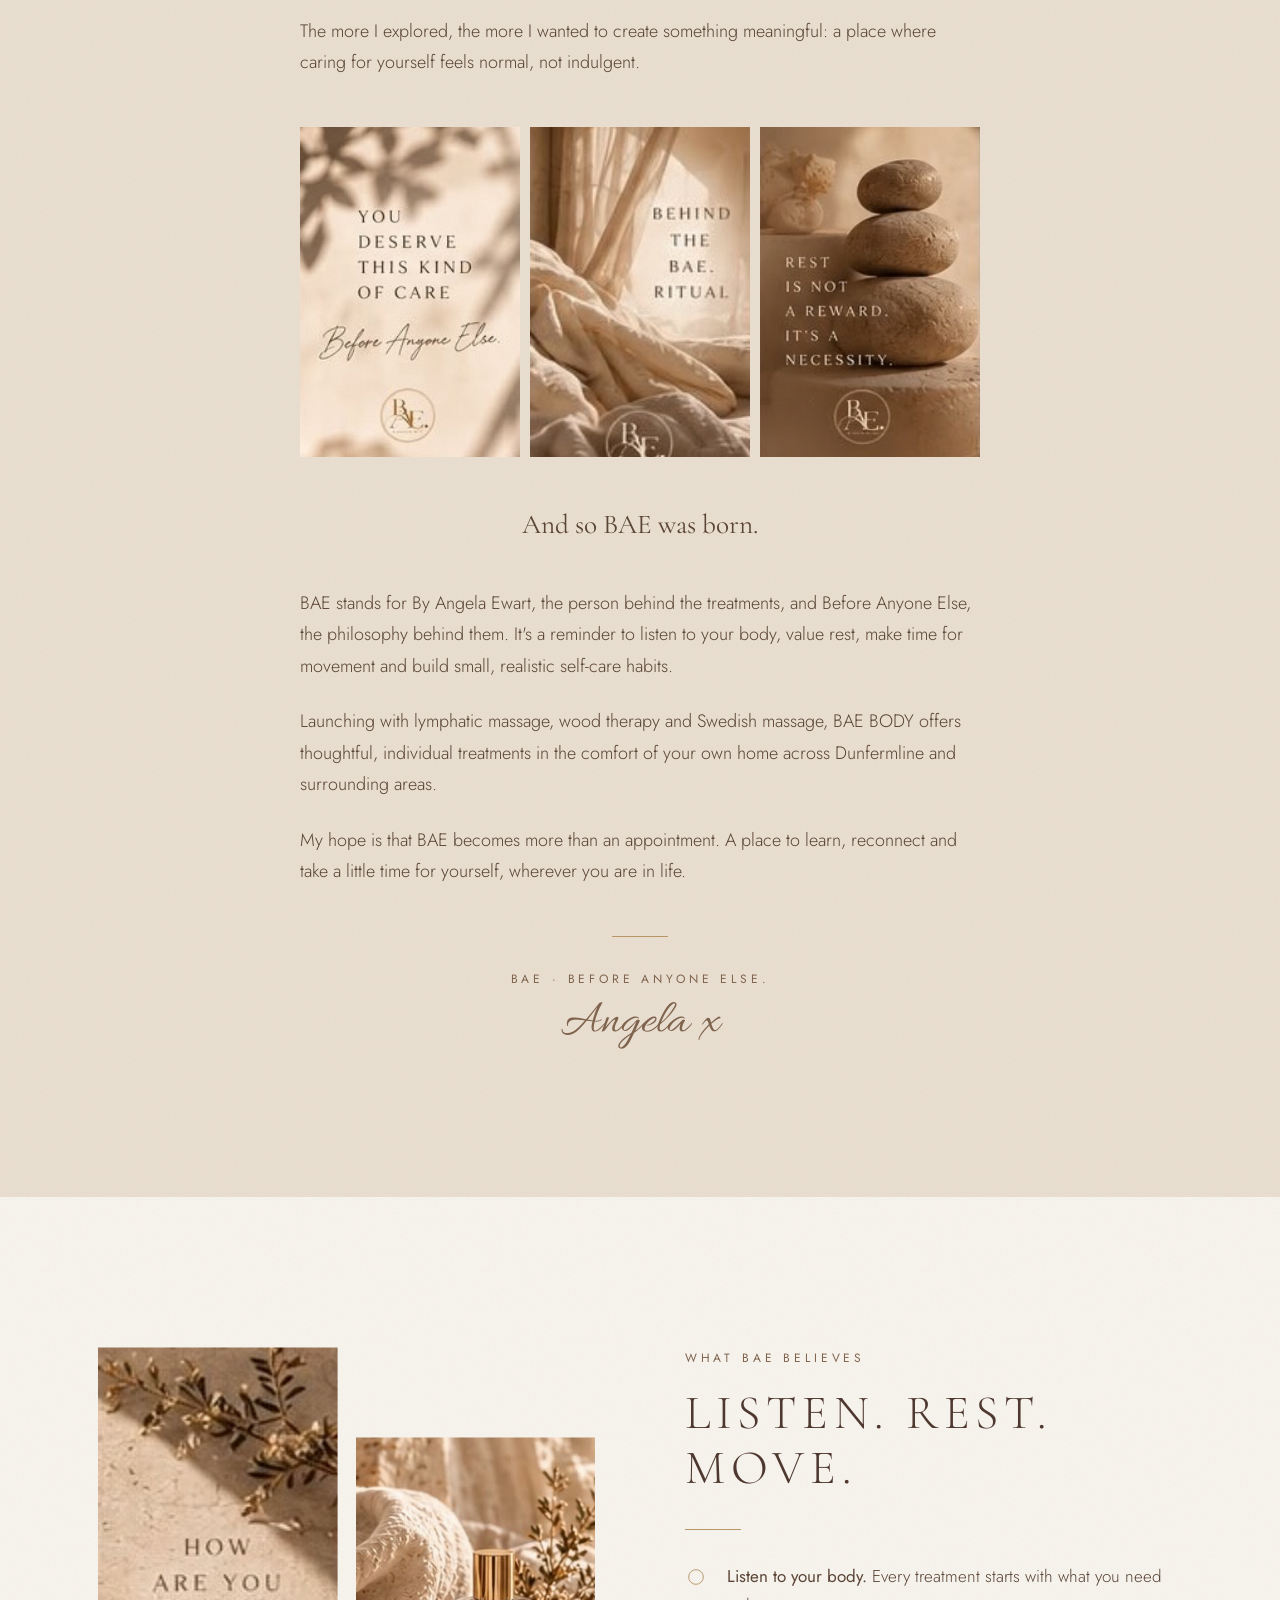
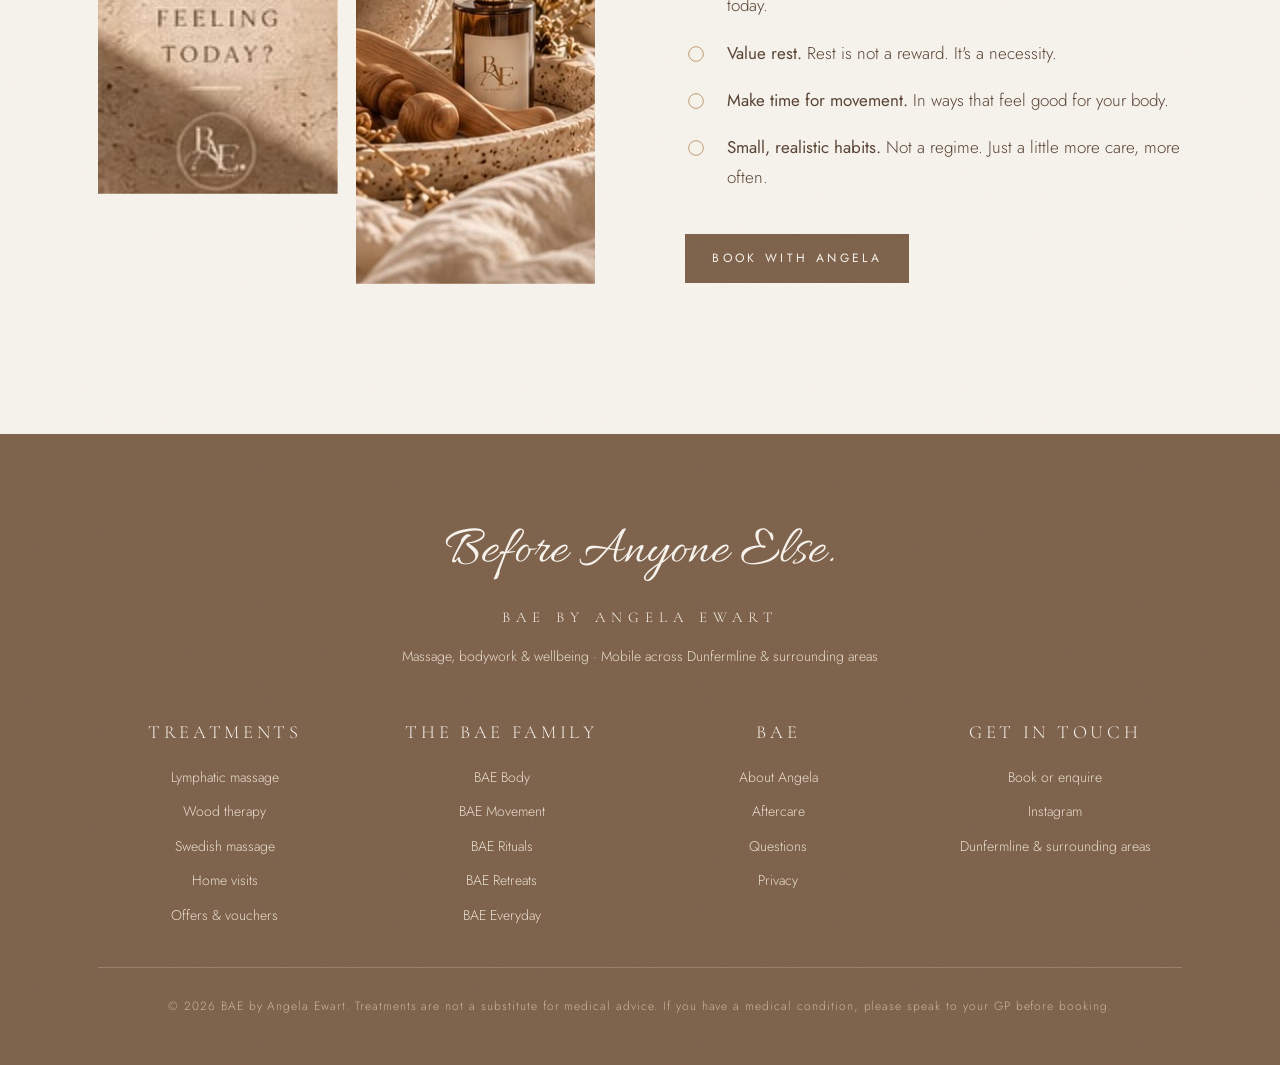
<file: about.html>
<!doctype html>
<html lang="en-GB">
<head>
  <meta charset="utf-8">
  <!-- Ivory screen until the logo fade takes over, so nothing flashes on arrival -->
  <script>document.documentElement.classList.add('js');if(!matchMedia('(prefers-reduced-motion: reduce)').matches)document.documentElement.classList.add('veiled');</script>
  <meta name="viewport" content="width=device-width, initial-scale=1, viewport-fit=cover">
  <!-- Draft: keep out of search results until launch. Remove this line to go live. -->
  <meta name="robots" content="noindex">
  <title>About Angela | BAE by Angela Ewart</title>
  <meta name="description" content="BAE stands for By Angela Ewart and Before Anyone Else. The story behind BAE BODY, mobile massage across Dunfermline.">
  <meta name="theme-color" content="#F8F5EF">
  <link rel="icon" href="assets/img/logo.png?v=2">
  <link rel="preconnect" href="https://fonts.googleapis.com">
  <link rel="preconnect" href="https://fonts.gstatic.com" crossorigin>
  <link href="https://fonts.googleapis.com/css2?family=Allura&family=Cormorant+Garamond:wght@300;400;500&family=Jost:wght@300;400&display=swap" rel="stylesheet">
  <link rel="stylesheet" href="css/style.css?v=14">
</head>
<body data-brand="by Angela Ewart">

<header class="site-header">
  <div class="wrap">
    <a class="brand" href="index.html" aria-label="BAE by Angela Ewart, home">
      <img src="assets/img/logo.png?v=2" alt="">
      <span class="brand-word" aria-hidden="true"><span class="bae">BAE</span><span class="sub master">by Angela Ewart</span></span>
    </a>
    <button class="nav-toggle" aria-label="Menu" aria-expanded="false" aria-controls="nav"><span></span><span></span></button>
    <nav class="nav" id="nav" aria-label="Main">
      <div class="nav-item has-panel">
        <a class="nav-link" href="treatments.html">Treatments <svg class="chev" viewBox="0 0 12 8" aria-hidden="true"><path d="M1 1.5l5 5 5-5" fill="none" stroke="currentColor"/></svg></a>
        <div class="panel">
          <div class="panel-inner">
            <div class="panel-treatments">
              <a class="ptreat" href="treatments.html#lymphatic"><img src="assets/img/thumb-lymphatic.jpg" alt=""><span><strong>Lymphatic massage</strong><em>Gentle · Rhythmic · Restful</em></span></a>
              <a class="ptreat" href="treatments.html#wood-therapy"><img src="assets/img/thumb-wood.jpg" alt=""><span><strong>Wood therapy</strong><em>Warm · Grounding · Rhythmic</em></span></a>
              <a class="ptreat" href="treatments.html#swedish"><img src="assets/img/thumb-swedish.jpg" alt=""><span><strong>Swedish massage</strong><em>Relax · Release · Rebalance</em></span></a>
            </div>
            <div class="panel-more">
              <a href="treatments.html#mobile">How a home visit works</a>
              <a href="treatments.html#offers">Offers &amp; vouchers</a>
              <a href="treatments.html#aftercare">Aftercare</a>
              <a href="treatments.html#faq">Questions</a>
            </div>
          </div>
        </div>
      </div>
      <div class="nav-item has-panel">
        <a class="nav-link" href="family.html">The BAE family <svg class="chev" viewBox="0 0 12 8" aria-hidden="true"><path d="M1 1.5l5 5 5-5" fill="none" stroke="currentColor"/></svg></a>
        <div class="panel">
          <div class="panel-inner">
            <div class="panel-treatments">
              <a class="ptreat" href="family.html#body"><img src="assets/img/thumb-swedish.jpg" alt=""><span><strong>BAE Body</strong><em>Available now</em></span></a>
              <a class="ptreat" href="family.html#movement"><img src="assets/img/thumb-movement.jpg" alt=""><span><strong>BAE Movement</strong><em>In the future</em></span></a>
              <a class="ptreat" href="family.html#rituals"><img src="assets/img/thumb-rituals.jpg" alt=""><span><strong>BAE Rituals</strong><em>In the future</em></span></a>
              <a class="ptreat" href="family.html#retreats"><img src="assets/img/thumb-retreats.jpg" alt=""><span><strong>BAE Retreats</strong><em>In the future</em></span></a>
              <a class="ptreat" href="family.html#everyday"><img src="assets/img/thumb-everyday.jpg" alt=""><span><strong>BAE Everyday</strong><em>One day, perhaps</em></span></a>
            </div>
            <div class="panel-more">
              <a href="family.html">Explore the BAE family</a>
              <p class="panel-note">Only BAE Body can be booked at the moment. The rest are on their way.</p>
            </div>
          </div>
        </div>
      </div>
      <a class="nav-link" href="about.html" aria-current="page">About Angela</a>
      <a class="btn" href="contact.html">Book</a>
    </nav>
  </div>
</header>

<main>

  <section class="page-head">
    <div class="leaves" aria-hidden="true"></div>
    <div class="wrap head-split">
      <div class="reveal">
        <span class="eyebrow">Meet Angela</span>
        <h1 class="display">Before anyone else. <span class="script" style="font-size:1.4em">You.</span></h1>
        <p class="lede">The story behind BAE, in Angela's own words.</p>
      </div>
      <div class="head-strip reveal" style="grid-template-columns:1.25fr 1fr">
        <figure class="tile" data-drift="0.04" style="aspect-ratio:293/427"><img src="assets/img/hero-woman.jpg" alt="A woman wrapped in soft linen in warm sunlight. A little time for you."></figure>
        <figure class="tile" data-drift="0.08" style="margin-top:60px"><img src="assets/img/story-moment.jpg" alt="Soft linen in morning light. A moment for you."></figure>
      </div>
    </div>
  </section>

  <section class="pad" style="padding-top:40px">
    <div class="meaning reveal">
      <div>
        <span class="eyebrow" style="margin-bottom:.4rem">The person</span>
        <h3>By Angela Ewart</h3>
        <p class="muted">The person behind the treatments.</p>
      </div>
      <div class="divider" aria-hidden="true"></div>
      <div>
        <span class="eyebrow" style="margin-bottom:.4rem">The philosophy</span>
        <h3>Before Anyone Else</h3>
        <p class="muted">The philosophy behind them.</p>
      </div>
    </div>
  </section>

  <section class="pad tone-linen">
    <div class="wrap">
      <div class="story reveal">
        <p class="lede">BAE began with a personal journey.</p>
        <p>As I've grown older and navigated the changes of perimenopause, I've become more curious about the human body, how it changes and how important it is to look after ourselves. That curiosity led to years of reading, researching and exploring approaches to health and wellbeing.</p>
        <p>During a trip to Turkey, I experienced lymphatic massage for myself. I was struck by the difference I personally felt afterwards, and it inspired me to learn more about massage, the lymphatic system and the everyday habits that can help us feel well.</p>
        <p>The more I explored, the more I wanted to create something meaningful: a place where caring for yourself feels normal, not indulgent.</p>
        <div class="quotes" style="grid-template-columns:repeat(3,1fr);margin:3rem 0">
          <figure class="tile"><img src="assets/img/quote-care.jpg" alt="You deserve this kind of care. Before Anyone Else."></figure>
          <figure class="tile"><img src="assets/img/story-ritual.jpg" alt="Behind the BAE ritual."></figure>
          <figure class="tile"><img src="assets/img/quote-rest.jpg" alt="Rest is not a reward. It's a necessity."></figure>
        </div>
        <p class="lede center" style="margin:2.6rem 0">And so BAE was born.</p>
        <p>BAE stands for By Angela Ewart, the person behind the treatments, and Before Anyone Else, the philosophy behind them. It's a reminder to listen to your body, value rest, make time for movement and build small, realistic self-care habits.</p>
        <p>Launching with lymphatic massage, wood therapy and Swedish massage, BAE BODY offers thoughtful, individual treatments in the comfort of your own home across Dunfermline and surrounding areas.</p>
        <p>My hope is that BAE becomes more than an appointment. A place to learn, reconnect and take a little time for yourself, wherever you are in life.</p>
        <div class="signoff">
          <hr class="rule center">
          <span class="eyebrow" style="margin:0">BAE · Before Anyone Else.</span>
          <span class="script">Angela x</span>
        </div>
      </div>
    </div>
  </section>

  <section class="pad">
    <div class="wrap split">
      <div class="pair reveal">
        <figure class="tile"><img src="assets/img/story-feeling.jpg" alt="An olive branch on natural stone. How are you feeling today?"></figure>
        <figure class="tile" data-drift="0.06"><img src="assets/img/ritual-tray.jpg" alt="Wooden massage tools and a BAE oil bottle on a speckled stone tray"></figure>
      </div>
      <div class="reveal">
        <span class="eyebrow">What BAE believes</span>
        <h2 class="title">Listen. Rest. <br>Move.</h2>
        <hr class="rule">
        <ul class="points">
          <li>
            <svg viewBox="0 0 24 24" fill="none" stroke="currentColor" stroke-width="1"><circle cx="12" cy="12" r="8"/></svg>
            <span><strong style="font-weight:400">Listen to your body.</strong> Every treatment starts with what you need today.</span>
          </li>
          <li>
            <svg viewBox="0 0 24 24" fill="none" stroke="currentColor" stroke-width="1"><circle cx="12" cy="12" r="8"/></svg>
            <span><strong style="font-weight:400">Value rest.</strong> Rest is not a reward. It's a necessity.</span>
          </li>
          <li>
            <svg viewBox="0 0 24 24" fill="none" stroke="currentColor" stroke-width="1"><circle cx="12" cy="12" r="8"/></svg>
            <span><strong style="font-weight:400">Make time for movement.</strong> In ways that feel good for your body.</span>
          </li>
          <li>
            <svg viewBox="0 0 24 24" fill="none" stroke="currentColor" stroke-width="1"><circle cx="12" cy="12" r="8"/></svg>
            <span><strong style="font-weight:400">Small, realistic habits.</strong> Not a regime. Just a little more care, more often.</span>
          </li>
        </ul>
        <a class="btn" href="contact.html">Book with Angela</a>
      </div>
    </div>
  </section>

</main>

<footer class="site-footer">
  <div class="wrap">
    <span class="script">Before Anyone Else.</span>
    <p class="name">BAE by Angela Ewart</p>
    <p>Massage, bodywork &amp; wellbeing · Mobile across Dunfermline &amp; surrounding areas</p>
    <div class="footer-cols">
      <nav aria-label="Treatments">
        <span class="fh">Treatments</span>
        <a href="treatments.html#lymphatic">Lymphatic massage</a>
        <a href="treatments.html#wood-therapy">Wood therapy</a>
        <a href="treatments.html#swedish">Swedish massage</a>
        <a href="treatments.html#mobile">Home visits</a>
        <a href="treatments.html#offers">Offers &amp; vouchers</a>
      </nav>
      <nav aria-label="The BAE family">
        <span class="fh">The BAE family</span>
        <a href="family.html#body">BAE Body</a>
        <a href="family.html#movement">BAE Movement</a>
        <a href="family.html#rituals">BAE Rituals</a>
        <a href="family.html#retreats">BAE Retreats</a>
        <a href="family.html#everyday">BAE Everyday</a>
      </nav>
      <nav aria-label="BAE">
        <span class="fh">BAE</span>
        <a href="about.html">About Angela</a>
        <a href="treatments.html#aftercare">Aftercare</a>
        <a href="treatments.html#faq">Questions</a>
        <a href="privacy.html">Privacy</a>
      </nav>
      <nav aria-label="Get in touch">
        <span class="fh">Get in touch</span>
        <a href="contact.html">Book or enquire</a>
        <a href="#" aria-label="Instagram (handle to confirm)">Instagram</a>
        <span>Dunfermline &amp; surrounding areas</span>
      </nav>
    </div>
    <p class="fine">© <span data-year>2026</span> BAE by Angela Ewart. Treatments are not a substitute for medical advice. If you have a medical condition, please speak to your GP before booking.</p>
  </div>
</footer>

<script src="js/site.js?v=14"></script>
</body>
</html>
</file>
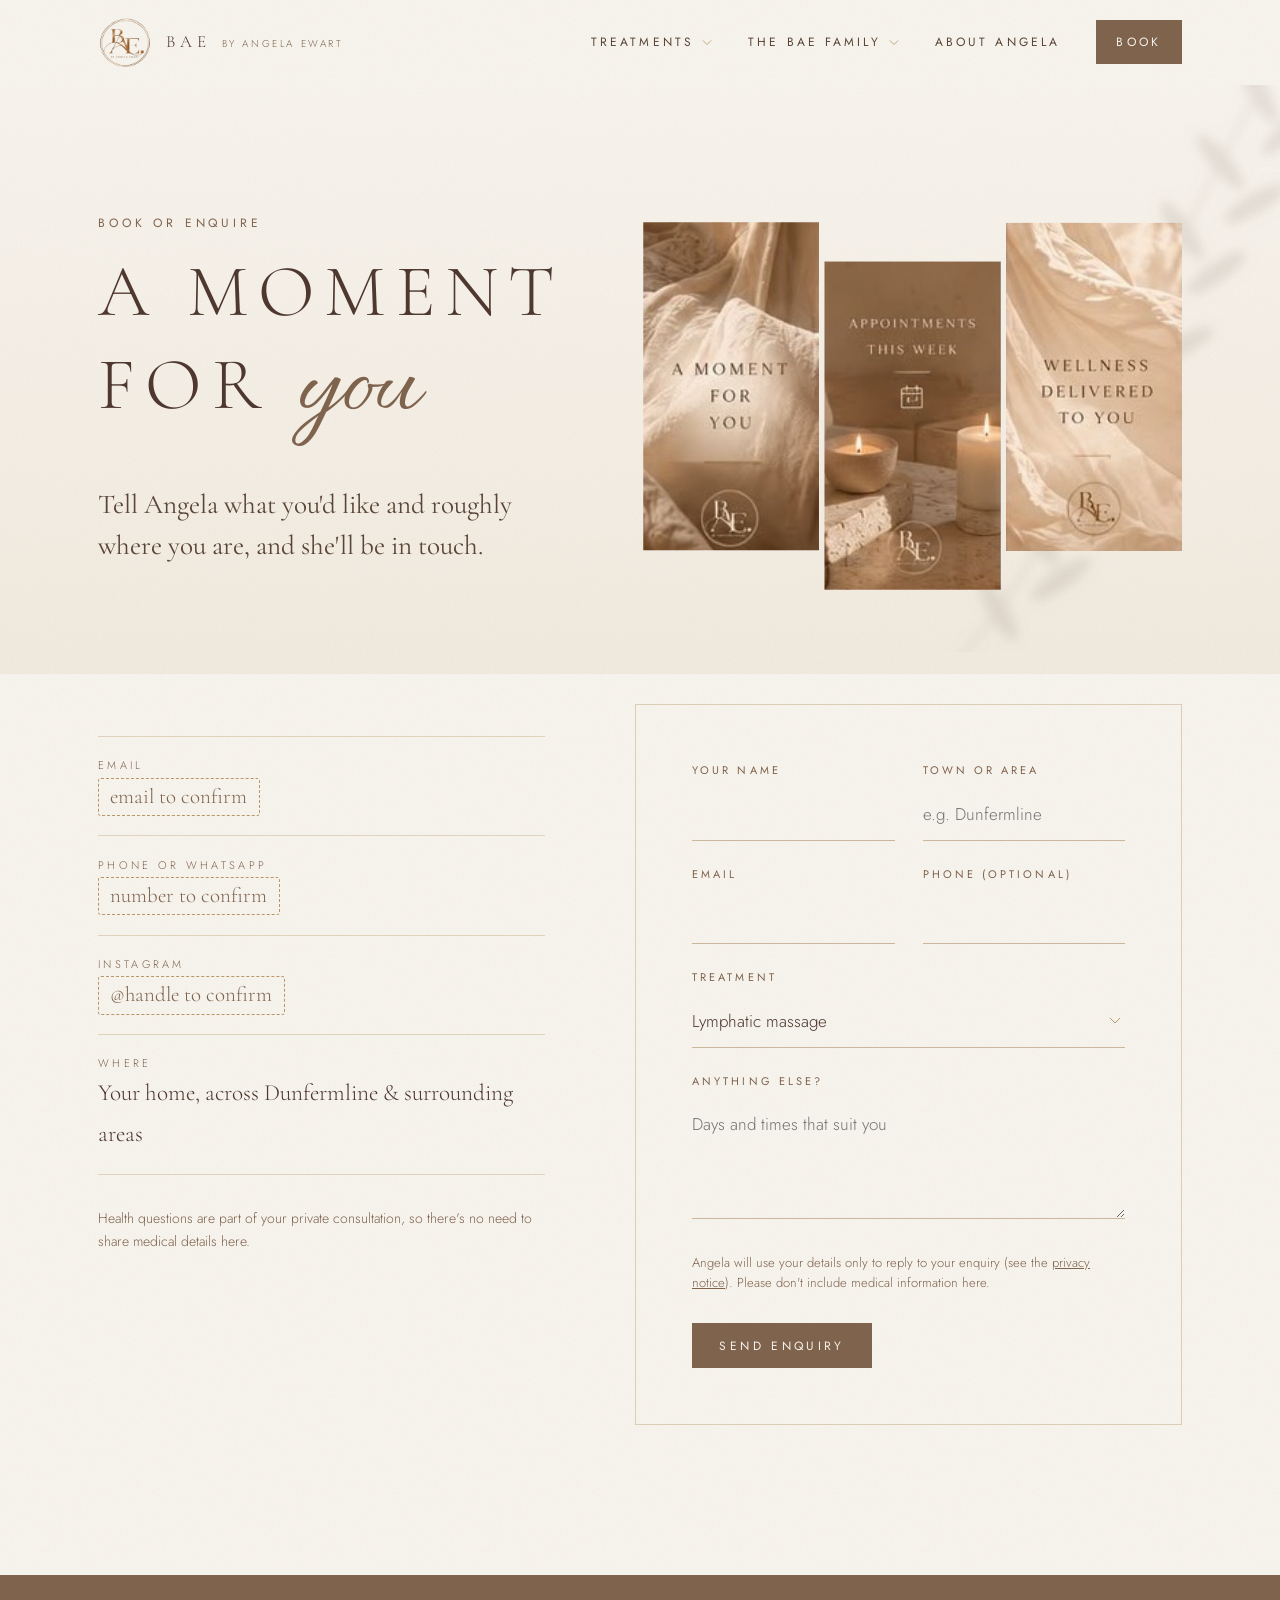
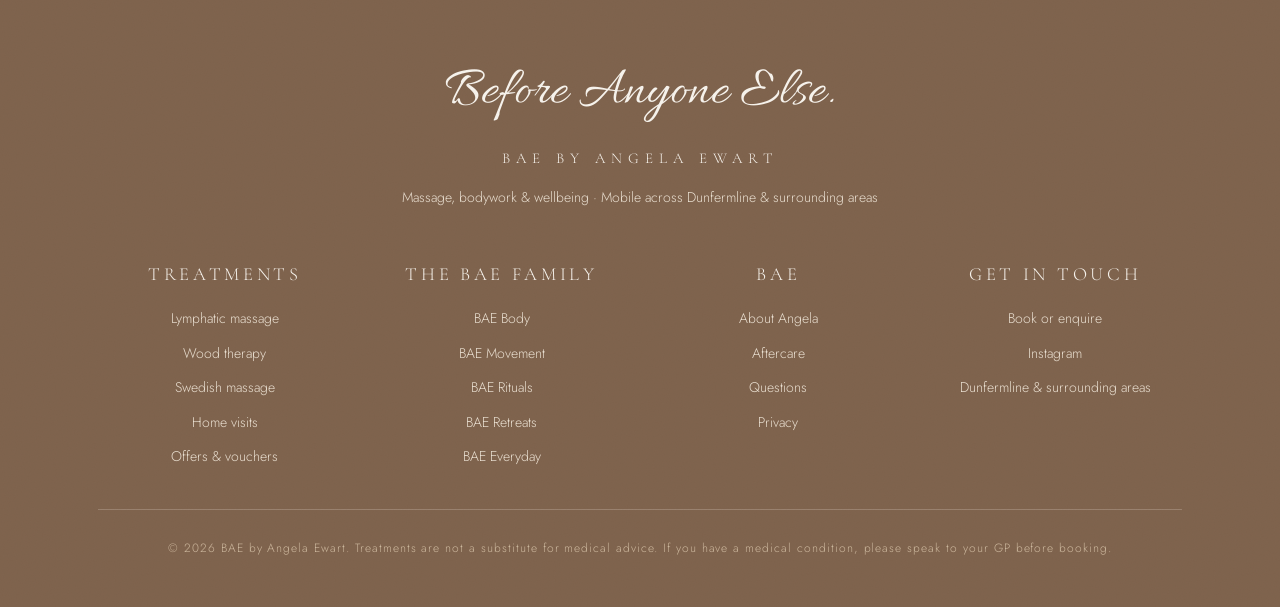
<file: contact.html>
<!doctype html>
<html lang="en-GB">
<head>
  <meta charset="utf-8">
  <!-- Ivory screen until the logo fade takes over, so nothing flashes on arrival -->
  <script>document.documentElement.classList.add('js');if(!matchMedia('(prefers-reduced-motion: reduce)').matches)document.documentElement.classList.add('veiled');</script>
  <meta name="viewport" content="width=device-width, initial-scale=1, viewport-fit=cover">
  <!-- Draft: keep out of search results until launch. Remove this line to go live. -->
  <meta name="robots" content="noindex">
  <title>Book | BAE by Angela Ewart</title>
  <meta name="description" content="Book a lymphatic massage, wood therapy or Swedish massage at home in Dunfermline and surrounding areas.">
  <meta name="theme-color" content="#F8F5EF">
  <link rel="icon" href="assets/img/logo.png?v=2">
  <link rel="preconnect" href="https://fonts.googleapis.com">
  <link rel="preconnect" href="https://fonts.gstatic.com" crossorigin>
  <link href="https://fonts.googleapis.com/css2?family=Allura&family=Cormorant+Garamond:wght@300;400;500&family=Jost:wght@300;400&display=swap" rel="stylesheet">
  <link rel="stylesheet" href="css/style.css?v=14">
</head>
<body data-brand="by Angela Ewart">

<header class="site-header">
  <div class="wrap">
    <a class="brand" href="index.html" aria-label="BAE by Angela Ewart, home">
      <img src="assets/img/logo.png?v=2" alt="">
      <span class="brand-word" aria-hidden="true"><span class="bae">BAE</span><span class="sub master">by Angela Ewart</span></span>
    </a>
    <button class="nav-toggle" aria-label="Menu" aria-expanded="false" aria-controls="nav"><span></span><span></span></button>
    <nav class="nav" id="nav" aria-label="Main">
      <div class="nav-item has-panel">
        <a class="nav-link" href="treatments.html">Treatments <svg class="chev" viewBox="0 0 12 8" aria-hidden="true"><path d="M1 1.5l5 5 5-5" fill="none" stroke="currentColor"/></svg></a>
        <div class="panel">
          <div class="panel-inner">
            <div class="panel-treatments">
              <a class="ptreat" href="treatments.html#lymphatic"><img src="assets/img/thumb-lymphatic.jpg" alt=""><span><strong>Lymphatic massage</strong><em>Gentle · Rhythmic · Restful</em></span></a>
              <a class="ptreat" href="treatments.html#wood-therapy"><img src="assets/img/thumb-wood.jpg" alt=""><span><strong>Wood therapy</strong><em>Warm · Grounding · Rhythmic</em></span></a>
              <a class="ptreat" href="treatments.html#swedish"><img src="assets/img/thumb-swedish.jpg" alt=""><span><strong>Swedish massage</strong><em>Relax · Release · Rebalance</em></span></a>
            </div>
            <div class="panel-more">
              <a href="treatments.html#mobile">How a home visit works</a>
              <a href="treatments.html#offers">Offers &amp; vouchers</a>
              <a href="treatments.html#aftercare">Aftercare</a>
              <a href="treatments.html#faq">Questions</a>
            </div>
          </div>
        </div>
      </div>
      <div class="nav-item has-panel">
        <a class="nav-link" href="family.html">The BAE family <svg class="chev" viewBox="0 0 12 8" aria-hidden="true"><path d="M1 1.5l5 5 5-5" fill="none" stroke="currentColor"/></svg></a>
        <div class="panel">
          <div class="panel-inner">
            <div class="panel-treatments">
              <a class="ptreat" href="family.html#body"><img src="assets/img/thumb-swedish.jpg" alt=""><span><strong>BAE Body</strong><em>Available now</em></span></a>
              <a class="ptreat" href="family.html#movement"><img src="assets/img/thumb-movement.jpg" alt=""><span><strong>BAE Movement</strong><em>In the future</em></span></a>
              <a class="ptreat" href="family.html#rituals"><img src="assets/img/thumb-rituals.jpg" alt=""><span><strong>BAE Rituals</strong><em>In the future</em></span></a>
              <a class="ptreat" href="family.html#retreats"><img src="assets/img/thumb-retreats.jpg" alt=""><span><strong>BAE Retreats</strong><em>In the future</em></span></a>
              <a class="ptreat" href="family.html#everyday"><img src="assets/img/thumb-everyday.jpg" alt=""><span><strong>BAE Everyday</strong><em>One day, perhaps</em></span></a>
            </div>
            <div class="panel-more">
              <a href="family.html">Explore the BAE family</a>
              <p class="panel-note">Only BAE Body can be booked at the moment. The rest are on their way.</p>
            </div>
          </div>
        </div>
      </div>
      <a class="nav-link" href="about.html">About Angela</a>
      <a class="btn" href="contact.html" aria-current="page">Book</a>
    </nav>
  </div>
</header>

<main>

  <section class="page-head">
    <div class="leaves" aria-hidden="true"></div>
    <div class="wrap head-split">
     <div class="reveal">
      <span class="eyebrow">Book or enquire</span>
      <h1 class="display">A moment <br>for <span class="script" style="font-size:1.4em">you</span></h1>
      <p class="lede">Tell Angela what you'd like and roughly where you are, and she'll be in touch.</p>
     </div>
      <div class="head-strip reveal">
        <figure class="tile" data-drift="0.04"><img src="assets/img/story-moment.jpg" alt="Soft linen in morning light. A moment for you."></figure>
        <figure class="tile" data-drift="0.08"><img src="assets/img/story-appointments.jpg" alt="Candles on natural stone. Appointments this week."></figure>
        <figure class="tile" data-drift="0.05"><img src="assets/img/reel-delivered.jpg" alt="Soft muslin in sunlight. Wellness delivered to you."></figure>
      </div>
    </div>
  </section>

  <section class="pad" style="padding-top:30px">
    <div class="wrap contact-grid">

      <div class="reveal">
        <ul class="ways">
          <li>
            <span class="label">Email</span>
            <span class="value"><span class="tbc">email to confirm</span></span>
          </li>
          <li>
            <span class="label">Phone or WhatsApp</span>
            <span class="value"><span class="tbc">number to confirm</span></span>
          </li>
          <li>
            <span class="label">Instagram</span>
            <span class="value"><span class="tbc">@handle to confirm</span></span>
          </li>
          <li>
            <span class="label">Where</span>
            <span class="value">Your home, across Dunfermline &amp; surrounding areas</span>
          </li>
        </ul>
        <p class="small muted">Health questions are part of your private consultation, so there's no need to share medical details here.</p>
      </div>

      <form class="enquiry reveal" name="enquiry" method="POST" data-netlify="true" netlify-honeypot="company">
        <div class="fields">
          <input type="hidden" name="form-name" value="enquiry">
          <p hidden><label>Leave this empty <input name="company"></label></p>
          <div class="two">
            <div class="field">
              <label for="name">Your name</label>
              <input id="name" name="name" autocomplete="name" required>
            </div>
            <div class="field">
              <label for="area">Town or area</label>
              <input id="area" name="area" placeholder="e.g. Dunfermline">
            </div>
          </div>
          <div class="two">
            <div class="field">
              <label for="email">Email</label>
              <input id="email" name="email" type="email" autocomplete="email" required>
            </div>
            <div class="field">
              <label for="phone">Phone (optional)</label>
              <input id="phone" name="phone" type="tel" autocomplete="tel">
            </div>
          </div>
          <div class="field">
            <label for="treatment">Treatment</label>
            <select id="treatment" name="treatment">
              <option>Lymphatic massage</option>
              <option>Wood therapy</option>
              <option>Swedish massage</option>
              <option>Not sure yet</option>
              <option>Gift voucher</option>
              <optgroup label="Tell me when it starts">
                <option value="movement">BAE Movement</option>
                <option value="rituals">BAE Rituals</option>
                <option value="retreats">BAE Retreats</option>
                <option value="everyday">BAE Everyday</option>
              </optgroup>
            </select>
          </div>
          <div class="field">
            <label for="message">Anything else?</label>
            <textarea id="message" name="message" placeholder="Days and times that suit you"></textarea>
          </div>
          <p class="privacy">Angela will use your details only to reply to your enquiry (see the <a href="privacy.html">privacy notice</a>). Please don't include medical information here.</p>
          <button class="btn" type="submit">Send enquiry</button>
          <p class="privacy form-error" role="alert" hidden style="margin:1.2rem 0 0">Online enquiries aren't open just yet. Please get in touch using the details opposite.</p>
        </div>
        <div class="form-done" role="status">
          <span class="script">Thank you</span>
          <p>Your message is on its way. Angela will be in touch soon.</p>
        </div>
      </form>

    </div>
  </section>

</main>

<footer class="site-footer">
  <div class="wrap">
    <span class="script">Before Anyone Else.</span>
    <p class="name">BAE by Angela Ewart</p>
    <p>Massage, bodywork &amp; wellbeing · Mobile across Dunfermline &amp; surrounding areas</p>
    <div class="footer-cols">
      <nav aria-label="Treatments">
        <span class="fh">Treatments</span>
        <a href="treatments.html#lymphatic">Lymphatic massage</a>
        <a href="treatments.html#wood-therapy">Wood therapy</a>
        <a href="treatments.html#swedish">Swedish massage</a>
        <a href="treatments.html#mobile">Home visits</a>
        <a href="treatments.html#offers">Offers &amp; vouchers</a>
      </nav>
      <nav aria-label="The BAE family">
        <span class="fh">The BAE family</span>
        <a href="family.html#body">BAE Body</a>
        <a href="family.html#movement">BAE Movement</a>
        <a href="family.html#rituals">BAE Rituals</a>
        <a href="family.html#retreats">BAE Retreats</a>
        <a href="family.html#everyday">BAE Everyday</a>
      </nav>
      <nav aria-label="BAE">
        <span class="fh">BAE</span>
        <a href="about.html">About Angela</a>
        <a href="treatments.html#aftercare">Aftercare</a>
        <a href="treatments.html#faq">Questions</a>
        <a href="privacy.html">Privacy</a>
      </nav>
      <nav aria-label="Get in touch">
        <span class="fh">Get in touch</span>
        <a href="contact.html">Book or enquire</a>
        <a href="#" aria-label="Instagram (handle to confirm)">Instagram</a>
        <span>Dunfermline &amp; surrounding areas</span>
      </nav>
    </div>
    <p class="fine">© <span data-year>2026</span> BAE by Angela Ewart. Treatments are not a substitute for medical advice. If you have a medical condition, please speak to your GP before booking.</p>
  </div>
</footer>

<script src="js/site.js?v=14"></script>
</body>
</html>
</file>
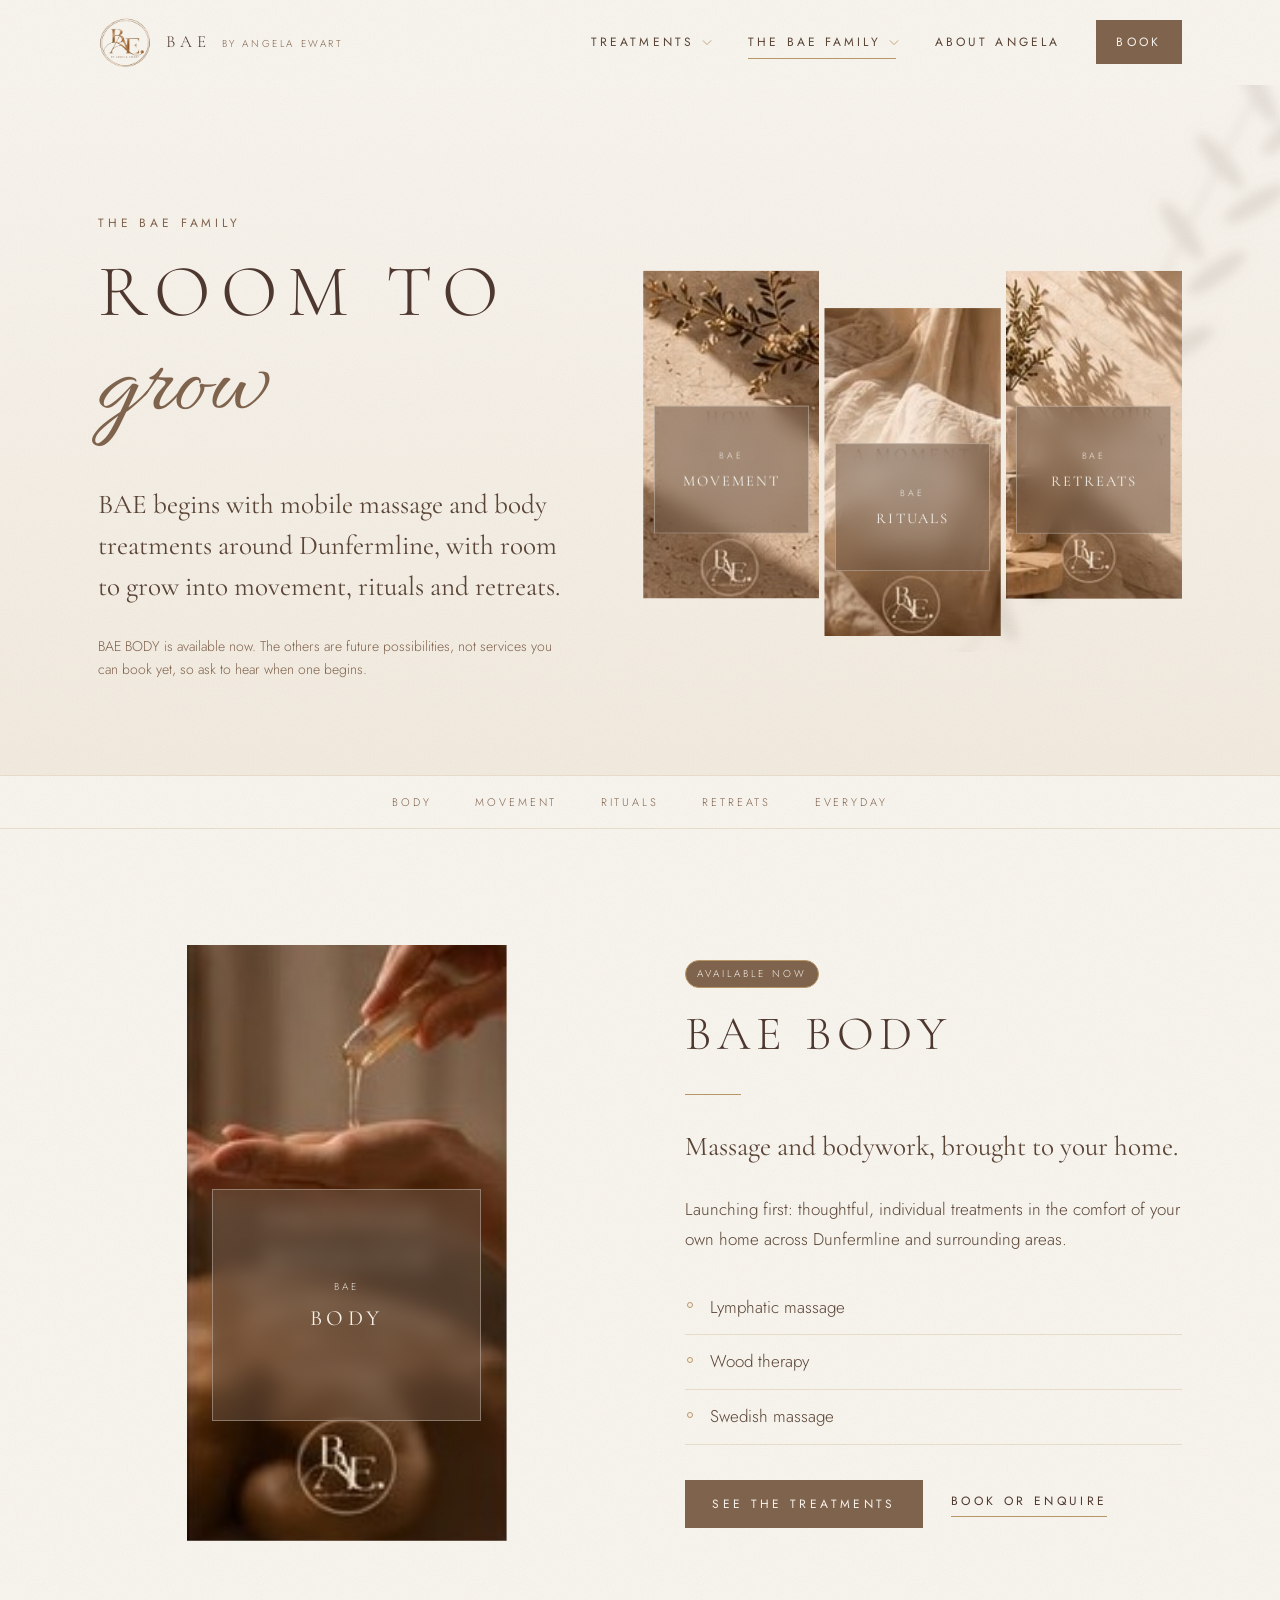
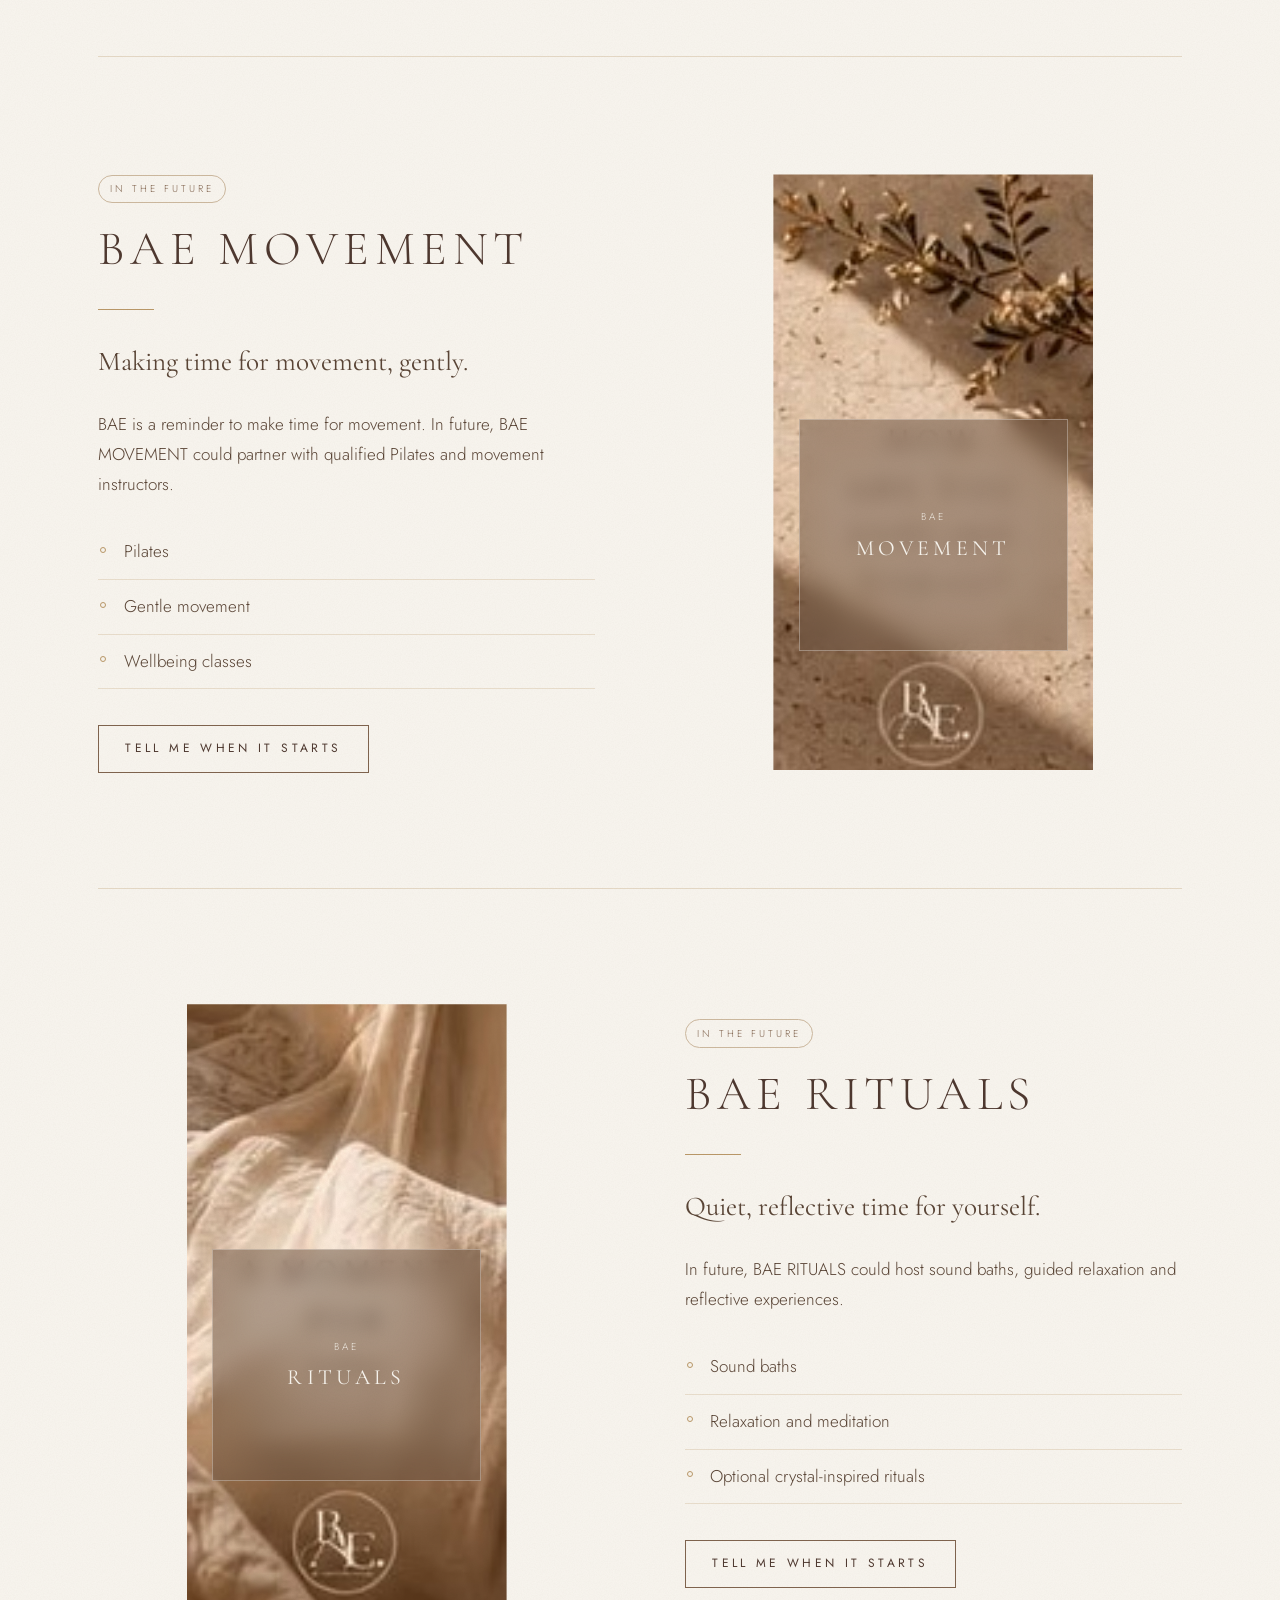
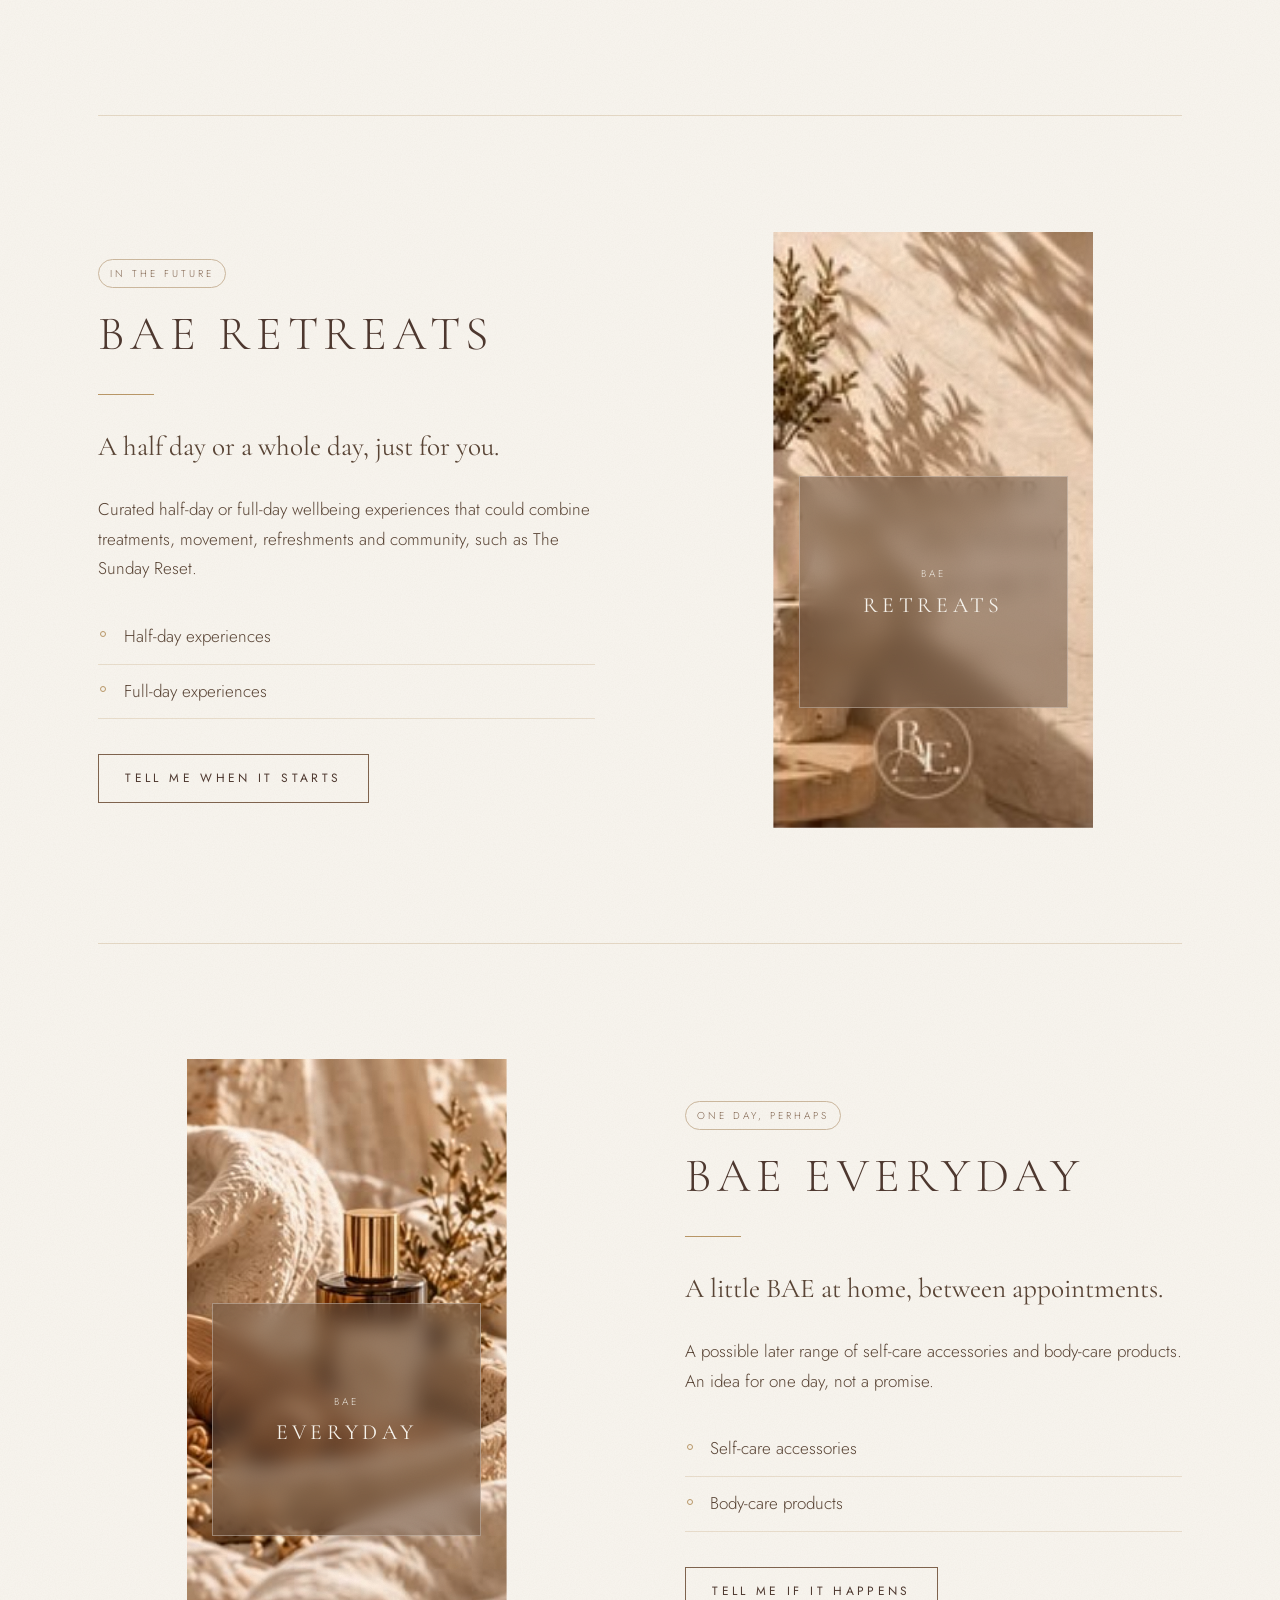
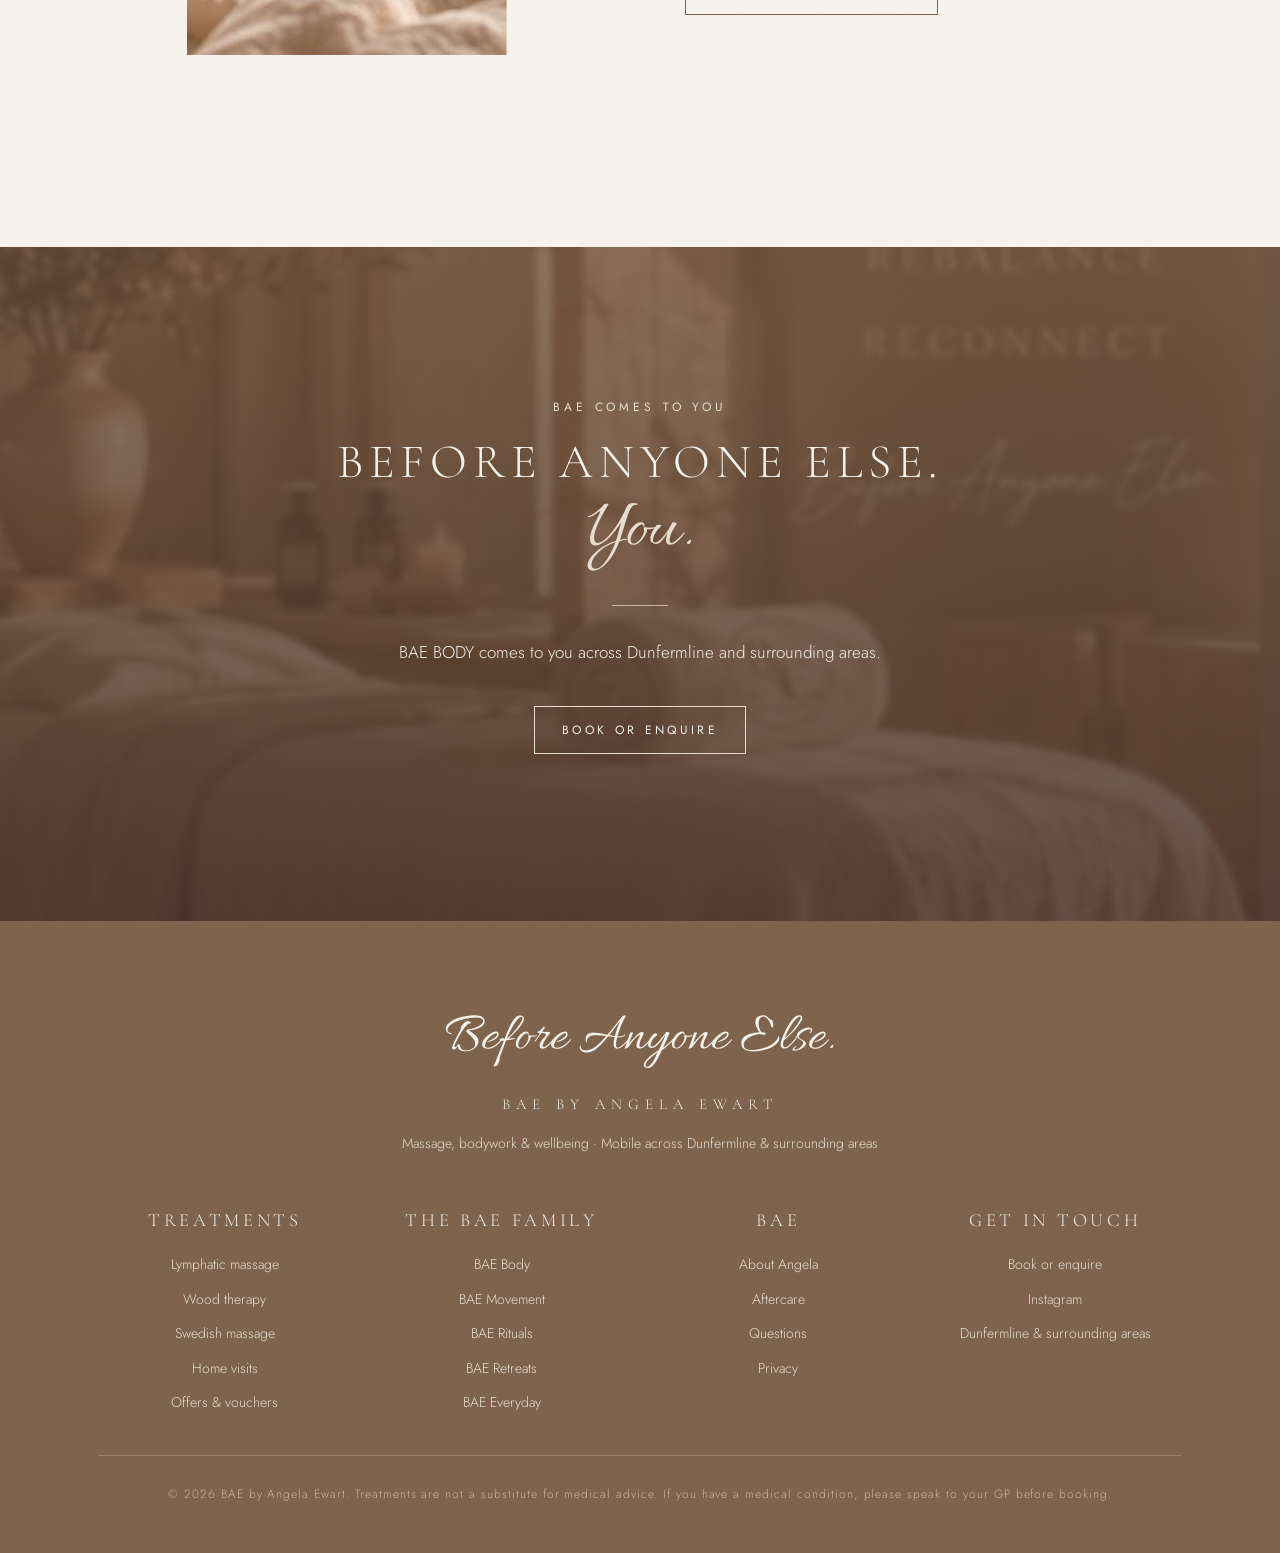
<file: family.html>
<!doctype html>
<html lang="en-GB">
<head>
  <meta charset="utf-8">
  <!-- Ivory screen until the logo fade takes over, so nothing flashes on arrival -->
  <script>document.documentElement.classList.add('js');if(!matchMedia('(prefers-reduced-motion: reduce)').matches)document.documentElement.classList.add('veiled');</script>
  <meta name="viewport" content="width=device-width, initial-scale=1, viewport-fit=cover">
  <!-- Draft: keep out of search results until launch. Remove this line to go live. -->
  <meta name="robots" content="noindex">
  <title>The BAE family | BAE by Angela Ewart</title>
  <meta name="description" content="BAE begins with BAE BODY, mobile massage in Dunfermline. In time: BAE MOVEMENT, RITUALS, RETREATS and EVERYDAY.">
  <meta name="theme-color" content="#F8F5EF">
  <link rel="icon" href="assets/img/logo.png?v=2">
  <link rel="preconnect" href="https://fonts.googleapis.com">
  <link rel="preconnect" href="https://fonts.gstatic.com" crossorigin>
  <link href="https://fonts.googleapis.com/css2?family=Allura&family=Cormorant+Garamond:wght@300;400;500&family=Jost:wght@300;400&display=swap" rel="stylesheet">
  <link rel="stylesheet" href="css/style.css?v=14">
</head>
<body data-brand="by Angela Ewart">

<header class="site-header">
  <div class="wrap">
    <a class="brand" href="index.html" aria-label="BAE by Angela Ewart, home">
      <img src="assets/img/logo.png?v=2" alt="">
      <span class="brand-word" aria-hidden="true"><span class="bae">BAE</span><span class="sub master">by Angela Ewart</span></span>
    </a>
    <button class="nav-toggle" aria-label="Menu" aria-expanded="false" aria-controls="nav"><span></span><span></span></button>
    <nav class="nav" id="nav" aria-label="Main">
      <div class="nav-item has-panel">
        <a class="nav-link" href="treatments.html">Treatments <svg class="chev" viewBox="0 0 12 8" aria-hidden="true"><path d="M1 1.5l5 5 5-5" fill="none" stroke="currentColor"/></svg></a>
        <div class="panel">
          <div class="panel-inner">
            <div class="panel-treatments">
              <a class="ptreat" href="treatments.html#lymphatic"><img src="assets/img/thumb-lymphatic.jpg" alt=""><span><strong>Lymphatic massage</strong><em>Gentle · Rhythmic · Restful</em></span></a>
              <a class="ptreat" href="treatments.html#wood-therapy"><img src="assets/img/thumb-wood.jpg" alt=""><span><strong>Wood therapy</strong><em>Warm · Grounding · Rhythmic</em></span></a>
              <a class="ptreat" href="treatments.html#swedish"><img src="assets/img/thumb-swedish.jpg" alt=""><span><strong>Swedish massage</strong><em>Relax · Release · Rebalance</em></span></a>
            </div>
            <div class="panel-more">
              <a href="treatments.html#mobile">How a home visit works</a>
              <a href="treatments.html#offers">Offers &amp; vouchers</a>
              <a href="treatments.html#aftercare">Aftercare</a>
              <a href="treatments.html#faq">Questions</a>
            </div>
          </div>
        </div>
      </div>
      <div class="nav-item has-panel">
        <a class="nav-link" href="family.html" aria-current="page">The BAE family <svg class="chev" viewBox="0 0 12 8" aria-hidden="true"><path d="M1 1.5l5 5 5-5" fill="none" stroke="currentColor"/></svg></a>
        <div class="panel">
          <div class="panel-inner">
            <div class="panel-treatments">
              <a class="ptreat" href="family.html#body"><img src="assets/img/thumb-swedish.jpg" alt=""><span><strong>BAE Body</strong><em>Available now</em></span></a>
              <a class="ptreat" href="family.html#movement"><img src="assets/img/thumb-movement.jpg" alt=""><span><strong>BAE Movement</strong><em>In the future</em></span></a>
              <a class="ptreat" href="family.html#rituals"><img src="assets/img/thumb-rituals.jpg" alt=""><span><strong>BAE Rituals</strong><em>In the future</em></span></a>
              <a class="ptreat" href="family.html#retreats"><img src="assets/img/thumb-retreats.jpg" alt=""><span><strong>BAE Retreats</strong><em>In the future</em></span></a>
              <a class="ptreat" href="family.html#everyday"><img src="assets/img/thumb-everyday.jpg" alt=""><span><strong>BAE Everyday</strong><em>One day, perhaps</em></span></a>
            </div>
            <div class="panel-more">
              <a href="family.html">Explore the BAE family</a>
              <p class="panel-note">Only BAE Body can be booked at the moment. The rest are on their way.</p>
            </div>
          </div>
        </div>
      </div>
      <a class="nav-link" href="about.html">About Angela</a>
      <a class="btn" href="contact.html">Book</a>
    </nav>
  </div>
</header>

<main>

  <section class="page-head">
    <div class="leaves" aria-hidden="true"></div>
    <div class="wrap head-split">
      <div class="reveal">
        <span class="eyebrow">The BAE family</span>
        <h1 class="display">Room to <span class="script" style="font-size:1.4em">grow</span></h1>
        <p class="lede">BAE begins with mobile massage and body treatments around Dunfermline, with room to grow into movement, rituals and retreats.</p>
        <p class="small muted">BAE BODY is available now. The others are future possibilities, not services you can book yet, so ask to hear when one begins.</p>
      </div>
      <div class="head-strip reveal">
        <figure class="tile" data-drift="0.04"><img src="assets/img/story-feeling.jpg" alt=""><div class="plate"><span>BAE</span><strong>Movement</strong></div></figure>
        <figure class="tile" data-drift="0.08"><img src="assets/img/story-moment.jpg" alt=""><div class="plate"><span>BAE</span><strong>Rituals</strong></div></figure>
        <figure class="tile" data-drift="0.05"><img src="assets/img/reel-sunday.jpg" alt=""><div class="plate"><span>BAE</span><strong>Retreats</strong></div></figure>
      </div>
    </div>
  </section>

  <nav class="subnav" aria-label="On this page">
    <div class="subnav-track">
      <a href="#body">Body</a>
      <a href="#movement">Movement</a>
      <a href="#rituals">Rituals</a>
      <a href="#retreats">Retreats</a>
      <a href="#everyday">Everyday</a>
      <span class="subnav-ink" aria-hidden="true"></span>
    </div>
  </nav>

  <div class="wrap branch-list">
    <article class="branch-row split" id="body" data-brand="Body">
      <figure class="tile reveal">
        <img src="assets/img/reel-swedish.jpg" alt="Warm massage oil poured into an open palm">
        <div class="plate"><span>BAE</span><strong>Body</strong></div>
      </figure>
      <div class="reveal">
        <span class="status now">Available now</span>
        <h2 class="title">BAE Body</h2>
        <hr class="rule">
        <p class="lede">Massage and bodywork, brought to your home.</p>
        <p>Launching first: thoughtful, individual treatments in the comfort of your own home across Dunfermline and surrounding areas.</p>
        <ul class="includes">
          <li>Lymphatic massage</li>
          <li>Wood therapy</li>
          <li>Swedish massage</li>
        </ul>
        <div class="hero-actions">
          <a class="btn" href="treatments.html">See the treatments</a>
          <a class="link" href="contact.html">Book or enquire</a>
        </div>
      </div>
    </article>
    <article class="branch-row split flip" id="movement" data-brand="Movement">
      <figure class="tile reveal">
        <img src="assets/img/story-feeling.jpg" alt="An olive branch on natural stone in soft light">
        <div class="plate"><span>BAE</span><strong>Movement</strong></div>
      </figure>
      <div class="reveal">
        <span class="status">In the future</span>
        <h2 class="title">BAE Movement</h2>
        <hr class="rule">
        <p class="lede">Making time for movement, gently.</p>
        <p>BAE is a reminder to make time for movement. In future, BAE MOVEMENT could partner with qualified Pilates and movement instructors.</p>
        <ul class="includes">
          <li>Pilates</li>
          <li>Gentle movement</li>
          <li>Wellbeing classes</li>
        </ul>
        <div class="hero-actions">
          <a class="btn ghost" href="contact.html?interest=movement">Tell me when it starts</a>
        </div>
      </div>
    </article>
    <article class="branch-row split" id="rituals" data-brand="Rituals">
      <figure class="tile reveal">
        <img src="assets/img/story-moment.jpg" alt="Soft linen in morning light">
        <div class="plate"><span>BAE</span><strong>Rituals</strong></div>
      </figure>
      <div class="reveal">
        <span class="status">In the future</span>
        <h2 class="title">BAE Rituals</h2>
        <hr class="rule">
        <p class="lede">Quiet, reflective time for yourself.</p>
        <p>In future, BAE RITUALS could host sound baths, guided relaxation and reflective experiences.</p>
        <ul class="includes">
          <li>Sound baths</li>
          <li>Relaxation and meditation</li>
          <li>Optional crystal-inspired rituals</li>
        </ul>
        <div class="hero-actions">
          <a class="btn ghost" href="contact.html?interest=rituals">Tell me when it starts</a>
        </div>
      </div>
    </article>
    <article class="branch-row split flip" id="retreats" data-brand="Retreats">
      <figure class="tile reveal">
        <img src="assets/img/reel-sunday.jpg" alt="Sunlight and leaf shadows on a stone wall">
        <div class="plate"><span>BAE</span><strong>Retreats</strong></div>
      </figure>
      <div class="reveal">
        <span class="status">In the future</span>
        <h2 class="title">BAE Retreats</h2>
        <hr class="rule">
        <p class="lede">A half day or a whole day, just for you.</p>
        <p>Curated half-day or full-day wellbeing experiences that could combine treatments, movement, refreshments and community, such as The Sunday Reset.</p>
        <ul class="includes">
          <li>Half-day experiences</li>
          <li>Full-day experiences</li>
        </ul>
        <div class="hero-actions">
          <a class="btn ghost" href="contact.html?interest=retreats">Tell me when it starts</a>
        </div>
      </div>
    </article>
    <article class="branch-row split" id="everyday" data-brand="Everyday">
      <figure class="tile reveal">
        <img src="assets/img/ritual-tray.jpg" alt="Wooden massage tools and a BAE bottle on a stone tray">
        <div class="plate"><span>BAE</span><strong>Everyday</strong></div>
      </figure>
      <div class="reveal">
        <span class="status">One day, perhaps</span>
        <h2 class="title">BAE Everyday</h2>
        <hr class="rule">
        <p class="lede">A little BAE at home, between appointments.</p>
        <p>A possible later range of self-care accessories and body-care products. An idea for one day, not a promise.</p>
        <ul class="includes">
          <li>Self-care accessories</li>
          <li>Body-care products</li>
        </ul>
        <div class="hero-actions">
          <a class="btn ghost" href="contact.html?interest=everyday">Tell me if it happens</a>
        </div>
      </div>
    </article>
  </div>

  <section class="pad tone-coffee photo-band">
    <img src="assets/img/hero-room.jpg" alt="">
    <div class="wrap center reveal" style="max-width: 760px">
      <span class="eyebrow">BAE comes to you</span>
      <h2 class="title">Before anyone else. <span class="script" style="font-size:1.5em">You.</span></h2>
      <hr class="rule">
      <p>BAE BODY comes to you across Dunfermline and surrounding areas.</p>
      <p style="margin-top:2.4rem"><a class="btn ghost" style="color:var(--ivory);border-color:var(--linen)" href="contact.html">Book or enquire</a></p>
    </div>
  </section>

</main>

<footer class="site-footer">
  <div class="wrap">
    <span class="script">Before Anyone Else.</span>
    <p class="name">BAE by Angela Ewart</p>
    <p>Massage, bodywork &amp; wellbeing · Mobile across Dunfermline &amp; surrounding areas</p>
    <div class="footer-cols">
      <nav aria-label="Treatments">
        <span class="fh">Treatments</span>
        <a href="treatments.html#lymphatic">Lymphatic massage</a>
        <a href="treatments.html#wood-therapy">Wood therapy</a>
        <a href="treatments.html#swedish">Swedish massage</a>
        <a href="treatments.html#mobile">Home visits</a>
        <a href="treatments.html#offers">Offers &amp; vouchers</a>
      </nav>
      <nav aria-label="The BAE family">
        <span class="fh">The BAE family</span>
        <a href="family.html#body">BAE Body</a>
        <a href="family.html#movement">BAE Movement</a>
        <a href="family.html#rituals">BAE Rituals</a>
        <a href="family.html#retreats">BAE Retreats</a>
        <a href="family.html#everyday">BAE Everyday</a>
      </nav>
      <nav aria-label="BAE">
        <span class="fh">BAE</span>
        <a href="about.html">About Angela</a>
        <a href="treatments.html#aftercare">Aftercare</a>
        <a href="treatments.html#faq">Questions</a>
        <a href="privacy.html">Privacy</a>
      </nav>
      <nav aria-label="Get in touch">
        <span class="fh">Get in touch</span>
        <a href="contact.html">Book or enquire</a>
        <a href="#" aria-label="Instagram (handle to confirm)">Instagram</a>
        <span>Dunfermline &amp; surrounding areas</span>
      </nav>
    </div>
    <p class="fine">© <span data-year>2026</span> BAE by Angela Ewart. Treatments are not a substitute for medical advice. If you have a medical condition, please speak to your GP before booking.</p>
  </div>
</footer>

<script src="js/site.js?v=14"></script>
</body>
</html>
</file>
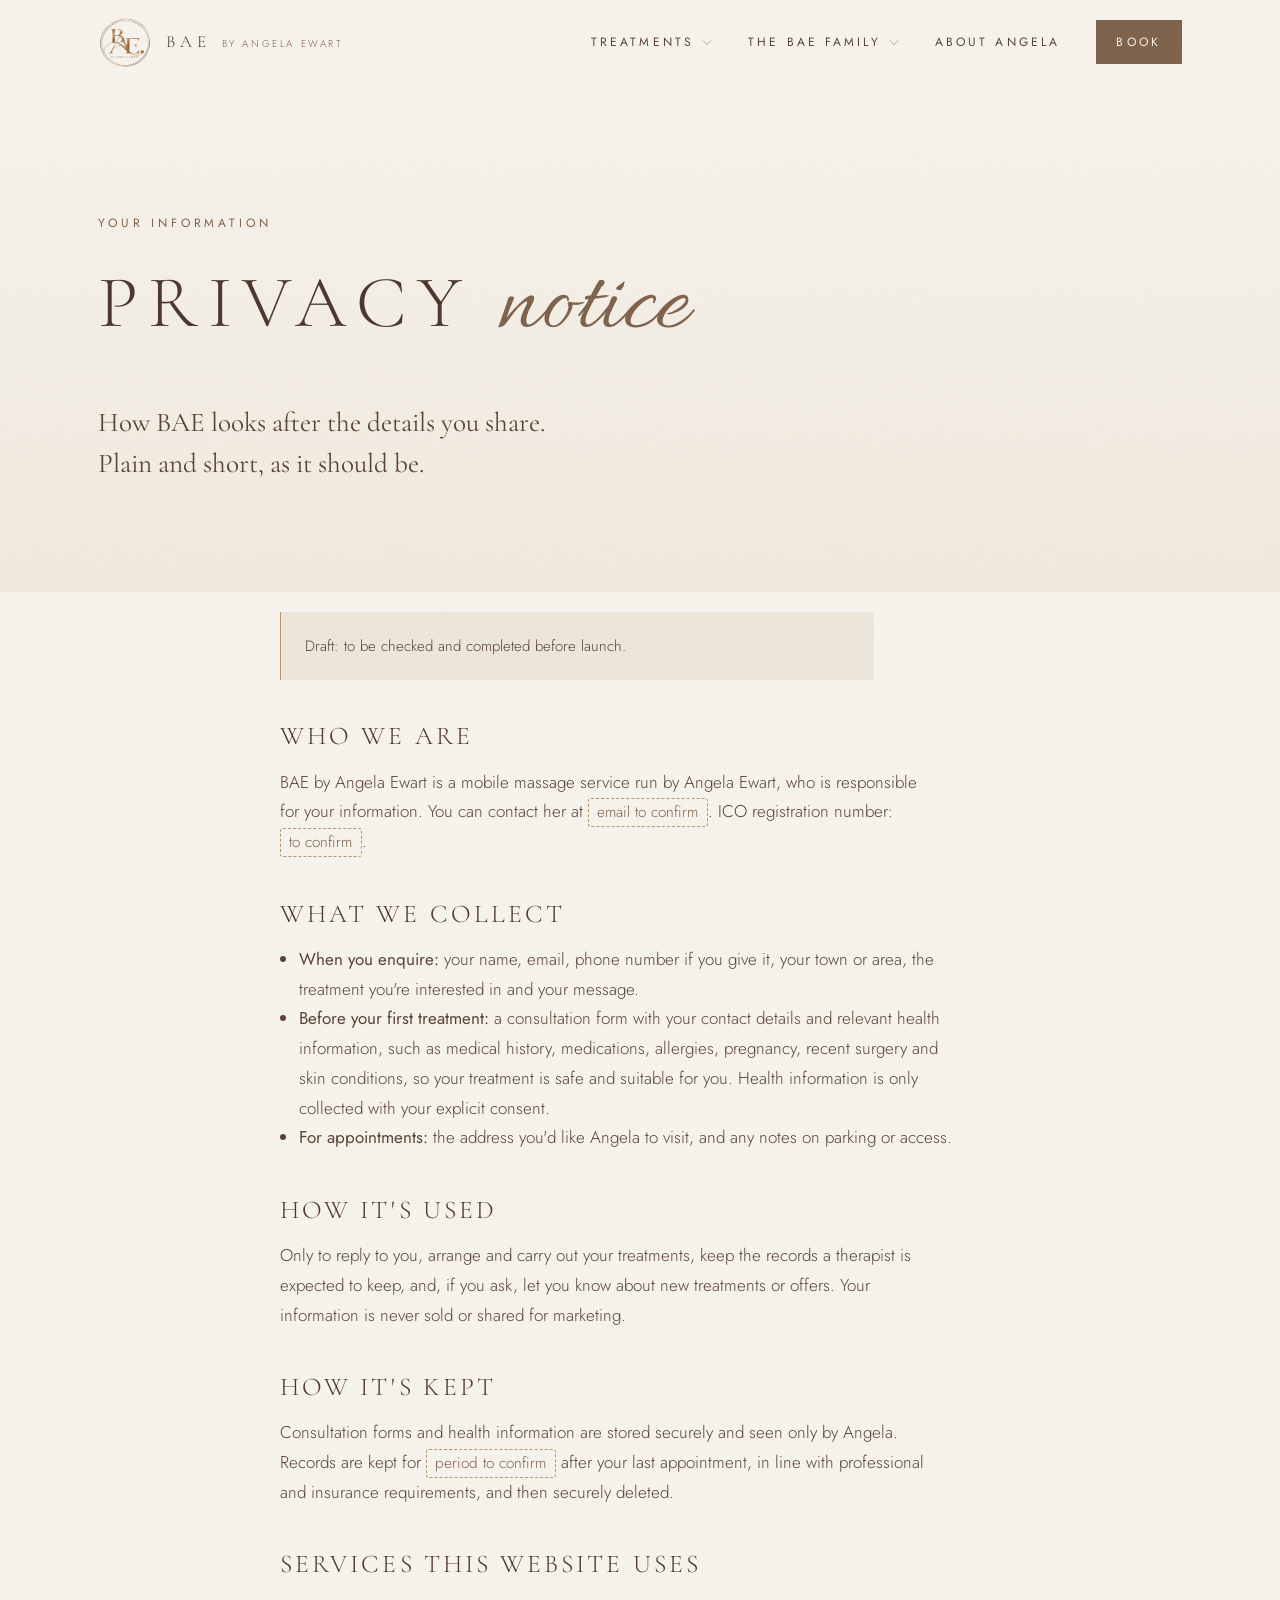
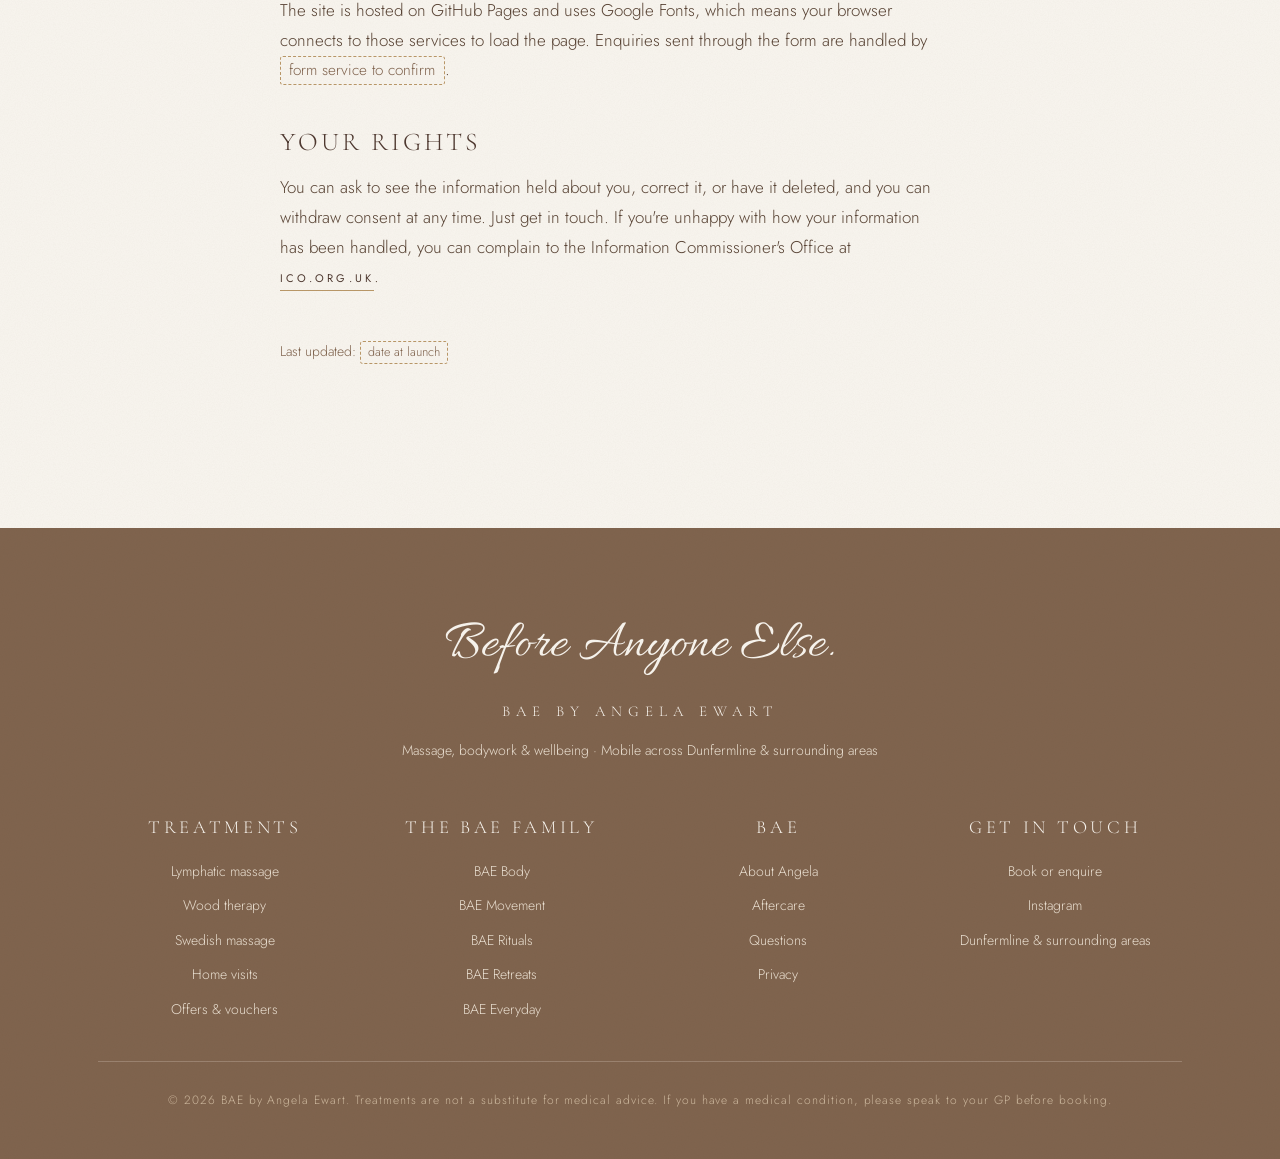
<file: privacy.html>
<!doctype html>
<html lang="en-GB">
<head>
  <meta charset="utf-8">
  <!-- Ivory screen until the logo fade takes over, so nothing flashes on arrival -->
  <script>document.documentElement.classList.add('js');if(!matchMedia('(prefers-reduced-motion: reduce)').matches)document.documentElement.classList.add('veiled');</script>
  <meta name="viewport" content="width=device-width, initial-scale=1, viewport-fit=cover">
  <!-- Draft: keep out of search results until launch. Remove this line to go live. -->
  <meta name="robots" content="noindex">
  <title>Privacy | BAE by Angela Ewart</title>
  <meta name="description" content="How BAE by Angela Ewart looks after your personal information.">
  <meta name="theme-color" content="#F8F5EF">
  <link rel="icon" href="assets/img/logo.png?v=2">
  <link rel="preconnect" href="https://fonts.googleapis.com">
  <link rel="preconnect" href="https://fonts.gstatic.com" crossorigin>
  <link href="https://fonts.googleapis.com/css2?family=Allura&family=Cormorant+Garamond:wght@300;400;500&family=Jost:wght@300;400&display=swap" rel="stylesheet">
  <link rel="stylesheet" href="css/style.css?v=14">
</head>
<body data-brand="by Angela Ewart">

<header class="site-header">
  <div class="wrap">
    <a class="brand" href="index.html" aria-label="BAE by Angela Ewart, home">
      <img src="assets/img/logo.png?v=2" alt="">
      <span class="brand-word" aria-hidden="true"><span class="bae">BAE</span><span class="sub master">by Angela Ewart</span></span>
    </a>
    <button class="nav-toggle" aria-label="Menu" aria-expanded="false" aria-controls="nav"><span></span><span></span></button>
    <nav class="nav" id="nav" aria-label="Main">
      <div class="nav-item has-panel">
        <a class="nav-link" href="treatments.html">Treatments <svg class="chev" viewBox="0 0 12 8" aria-hidden="true"><path d="M1 1.5l5 5 5-5" fill="none" stroke="currentColor"/></svg></a>
        <div class="panel">
          <div class="panel-inner">
            <div class="panel-treatments">
              <a class="ptreat" href="treatments.html#lymphatic"><img src="assets/img/thumb-lymphatic.jpg" alt=""><span><strong>Lymphatic massage</strong><em>Gentle · Rhythmic · Restful</em></span></a>
              <a class="ptreat" href="treatments.html#wood-therapy"><img src="assets/img/thumb-wood.jpg" alt=""><span><strong>Wood therapy</strong><em>Warm · Grounding · Rhythmic</em></span></a>
              <a class="ptreat" href="treatments.html#swedish"><img src="assets/img/thumb-swedish.jpg" alt=""><span><strong>Swedish massage</strong><em>Relax · Release · Rebalance</em></span></a>
            </div>
            <div class="panel-more">
              <a href="treatments.html#mobile">How a home visit works</a>
              <a href="treatments.html#offers">Offers &amp; vouchers</a>
              <a href="treatments.html#aftercare">Aftercare</a>
              <a href="treatments.html#faq">Questions</a>
            </div>
          </div>
        </div>
      </div>
      <div class="nav-item has-panel">
        <a class="nav-link" href="family.html">The BAE family <svg class="chev" viewBox="0 0 12 8" aria-hidden="true"><path d="M1 1.5l5 5 5-5" fill="none" stroke="currentColor"/></svg></a>
        <div class="panel">
          <div class="panel-inner">
            <div class="panel-treatments">
              <a class="ptreat" href="family.html#body"><img src="assets/img/thumb-swedish.jpg" alt=""><span><strong>BAE Body</strong><em>Available now</em></span></a>
              <a class="ptreat" href="family.html#movement"><img src="assets/img/thumb-movement.jpg" alt=""><span><strong>BAE Movement</strong><em>In the future</em></span></a>
              <a class="ptreat" href="family.html#rituals"><img src="assets/img/thumb-rituals.jpg" alt=""><span><strong>BAE Rituals</strong><em>In the future</em></span></a>
              <a class="ptreat" href="family.html#retreats"><img src="assets/img/thumb-retreats.jpg" alt=""><span><strong>BAE Retreats</strong><em>In the future</em></span></a>
              <a class="ptreat" href="family.html#everyday"><img src="assets/img/thumb-everyday.jpg" alt=""><span><strong>BAE Everyday</strong><em>One day, perhaps</em></span></a>
            </div>
            <div class="panel-more">
              <a href="family.html">Explore the BAE family</a>
              <p class="panel-note">Only BAE Body can be booked at the moment. The rest are on their way.</p>
            </div>
          </div>
        </div>
      </div>
      <a class="nav-link" href="about.html">About Angela</a>
      <a class="btn" href="contact.html">Book</a>
    </nav>
  </div>
</header>

<main>

  <section class="page-head">
    <div class="wrap reveal">
      <span class="eyebrow">Your information</span>
      <h1 class="display">Privacy <span class="script" style="font-size:1.4em">notice</span></h1>
      <p class="lede">How BAE looks after the details you share. Plain and short, as it should be.</p>
    </div>
  </section>

  <!-- DRAFT for Angela to check before launch (Brand Bible 08: client privacy notice). -->
  <section class="pad" style="padding-top:20px">
    <div class="prose reveal">
      <p class="note" style="margin-top:0">Draft: to be checked and completed before launch.</p>

      <h2>Who we are</h2>
      <p>BAE by Angela Ewart is a mobile massage service run by Angela Ewart, who is responsible for your information. You can contact her at <span class="tbc">email to confirm</span>. ICO registration number: <span class="tbc">to confirm</span>.</p>

      <h2>What we collect</h2>
      <ul>
        <li><strong style="font-weight:400">When you enquire:</strong> your name, email, phone number if you give it, your town or area, the treatment you're interested in and your message.</li>
        <li><strong style="font-weight:400">Before your first treatment:</strong> a consultation form with your contact details and relevant health information, such as medical history, medications, allergies, pregnancy, recent surgery and skin conditions, so your treatment is safe and suitable for you. Health information is only collected with your explicit consent.</li>
        <li><strong style="font-weight:400">For appointments:</strong> the address you'd like Angela to visit, and any notes on parking or access.</li>
      </ul>

      <h2>How it's used</h2>
      <p>Only to reply to you, arrange and carry out your treatments, keep the records a therapist is expected to keep, and, if you ask, let you know about new treatments or offers. Your information is never sold or shared for marketing.</p>

      <h2>How it's kept</h2>
      <p>Consultation forms and health information are stored securely and seen only by Angela. Records are kept for <span class="tbc">period to confirm</span> after your last appointment, in line with professional and insurance requirements, and then securely deleted.</p>

      <h2>Services this website uses</h2>
      <p>The site is hosted on GitHub Pages and uses Google Fonts, which means your browser connects to those services to load the page. Enquiries sent through the form are handled by <span class="tbc">form service to confirm</span>.</p>

      <h2>Your rights</h2>
      <p>You can ask to see the information held about you, correct it, or have it deleted, and you can withdraw consent at any time. Just get in touch. If you're unhappy with how your information has been handled, you can complain to the Information Commissioner's Office at <a class="link" href="https://ico.org.uk" style="font-size:11px">ico.org.uk</a>.</p>

      <p class="small muted" style="margin-top:3rem">Last updated: <span class="tbc">date at launch</span></p>
    </div>
  </section>

</main>

<footer class="site-footer">
  <div class="wrap">
    <span class="script">Before Anyone Else.</span>
    <p class="name">BAE by Angela Ewart</p>
    <p>Massage, bodywork &amp; wellbeing · Mobile across Dunfermline &amp; surrounding areas</p>
    <div class="footer-cols">
      <nav aria-label="Treatments">
        <span class="fh">Treatments</span>
        <a href="treatments.html#lymphatic">Lymphatic massage</a>
        <a href="treatments.html#wood-therapy">Wood therapy</a>
        <a href="treatments.html#swedish">Swedish massage</a>
        <a href="treatments.html#mobile">Home visits</a>
        <a href="treatments.html#offers">Offers &amp; vouchers</a>
      </nav>
      <nav aria-label="The BAE family">
        <span class="fh">The BAE family</span>
        <a href="family.html#body">BAE Body</a>
        <a href="family.html#movement">BAE Movement</a>
        <a href="family.html#rituals">BAE Rituals</a>
        <a href="family.html#retreats">BAE Retreats</a>
        <a href="family.html#everyday">BAE Everyday</a>
      </nav>
      <nav aria-label="BAE">
        <span class="fh">BAE</span>
        <a href="about.html">About Angela</a>
        <a href="treatments.html#aftercare">Aftercare</a>
        <a href="treatments.html#faq">Questions</a>
        <a href="privacy.html">Privacy</a>
      </nav>
      <nav aria-label="Get in touch">
        <span class="fh">Get in touch</span>
        <a href="contact.html">Book or enquire</a>
        <a href="#" aria-label="Instagram (handle to confirm)">Instagram</a>
        <span>Dunfermline &amp; surrounding areas</span>
      </nav>
    </div>
    <p class="fine">© <span data-year>2026</span> BAE by Angela Ewart. Treatments are not a substitute for medical advice. If you have a medical condition, please speak to your GP before booking.</p>
  </div>
</footer>

<script src="js/site.js?v=14"></script>
</body>
</html>
</file>
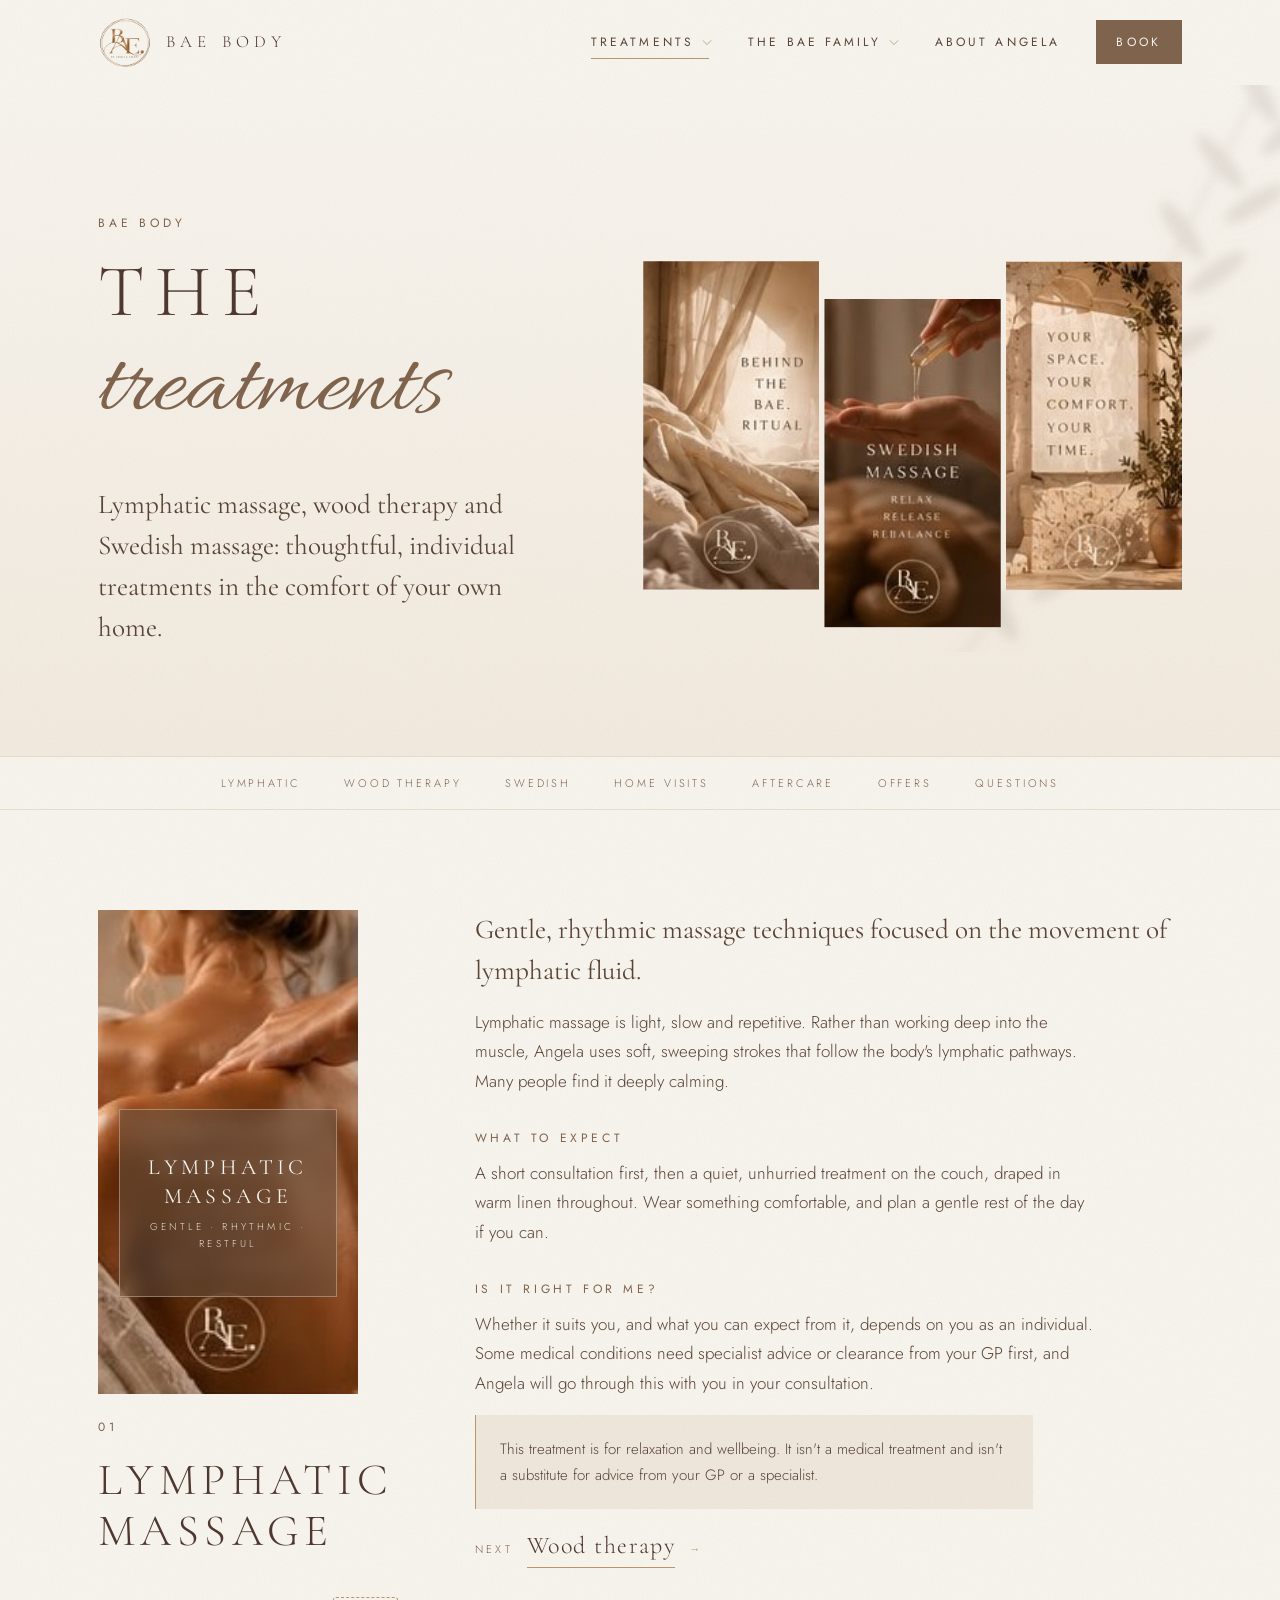
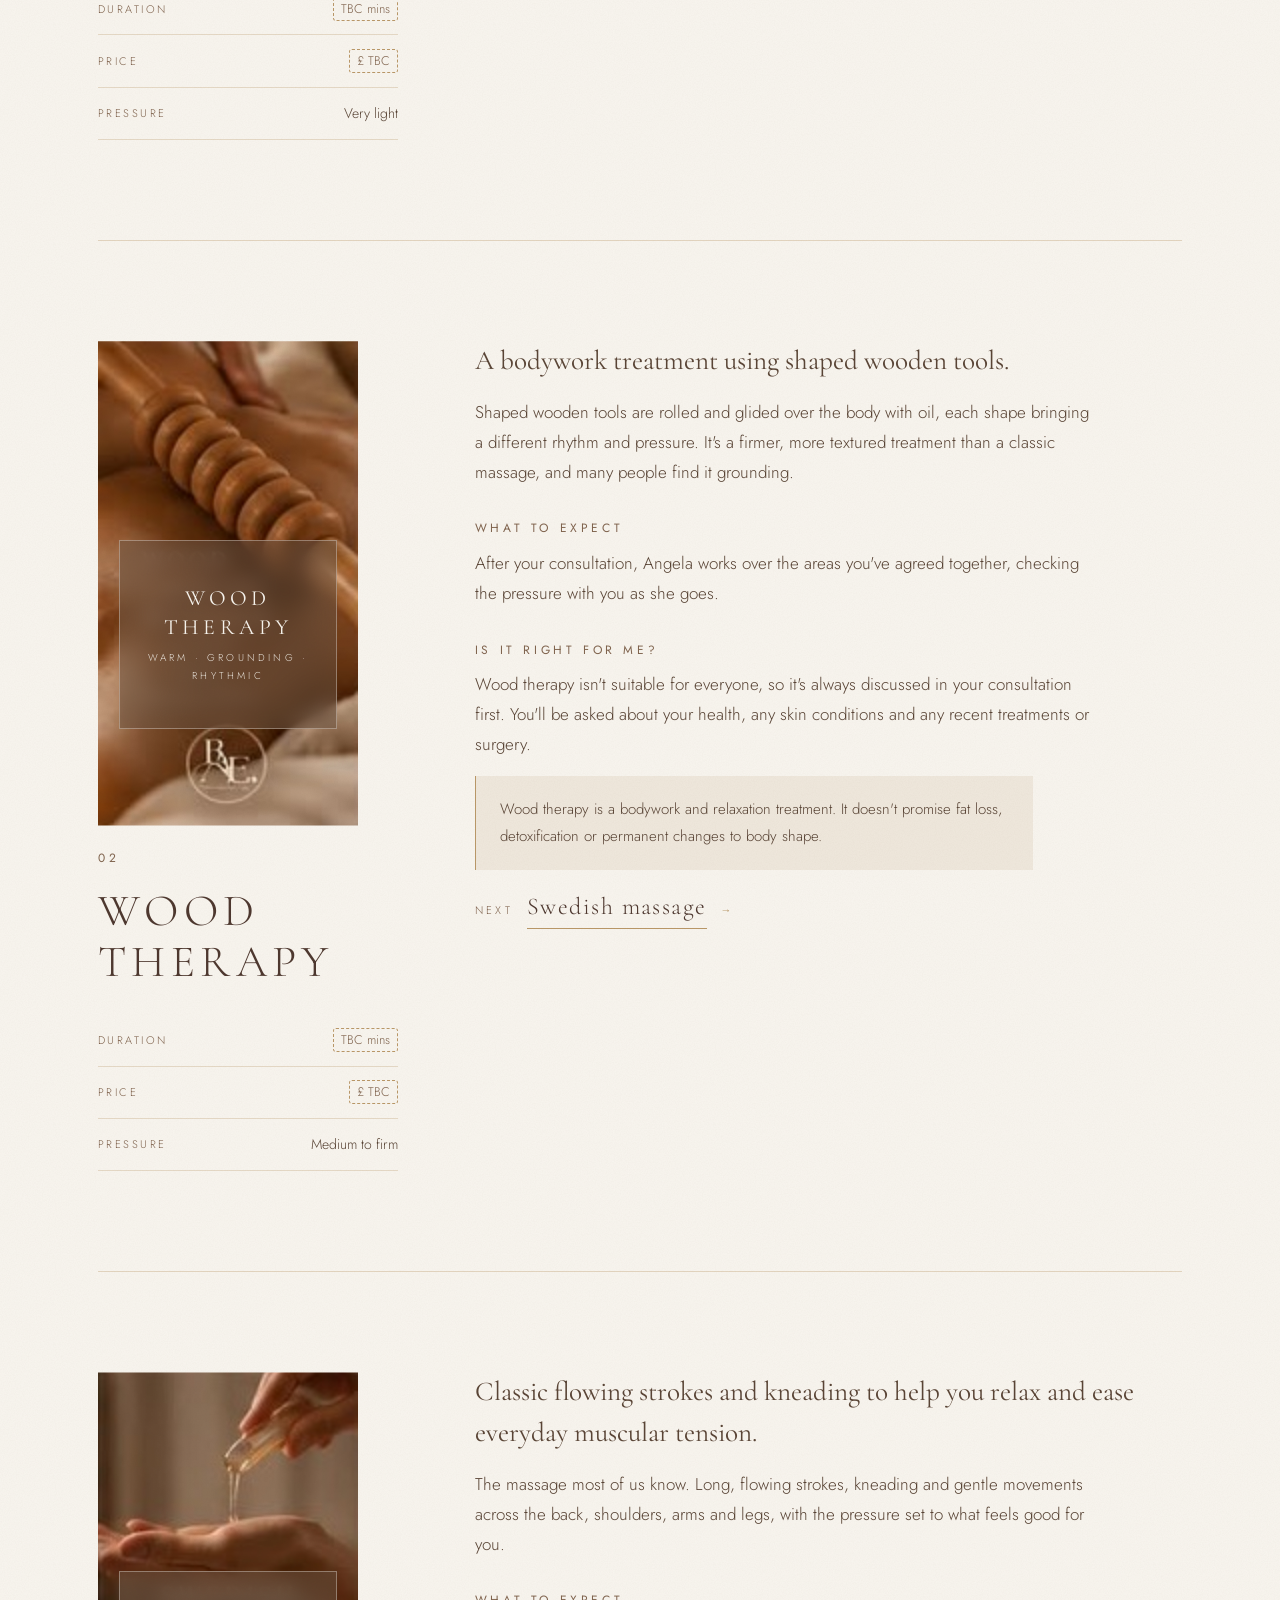
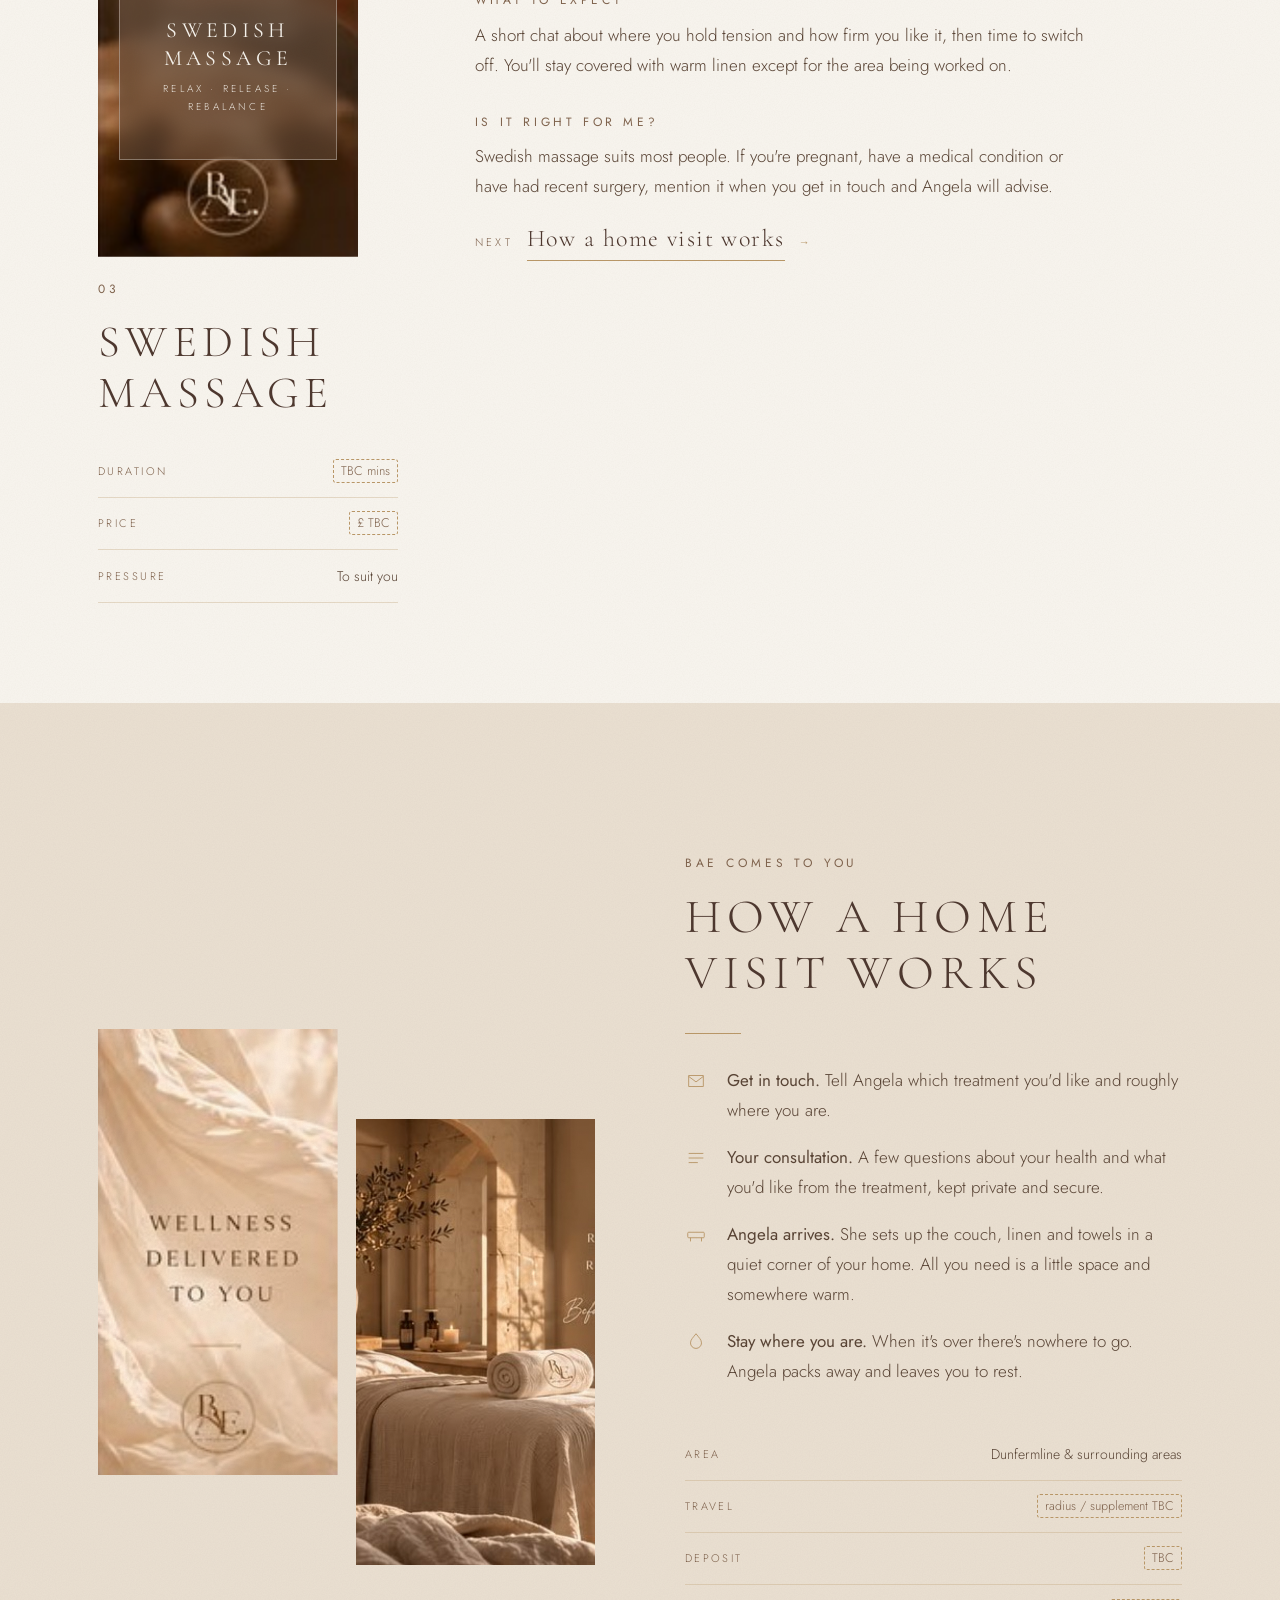
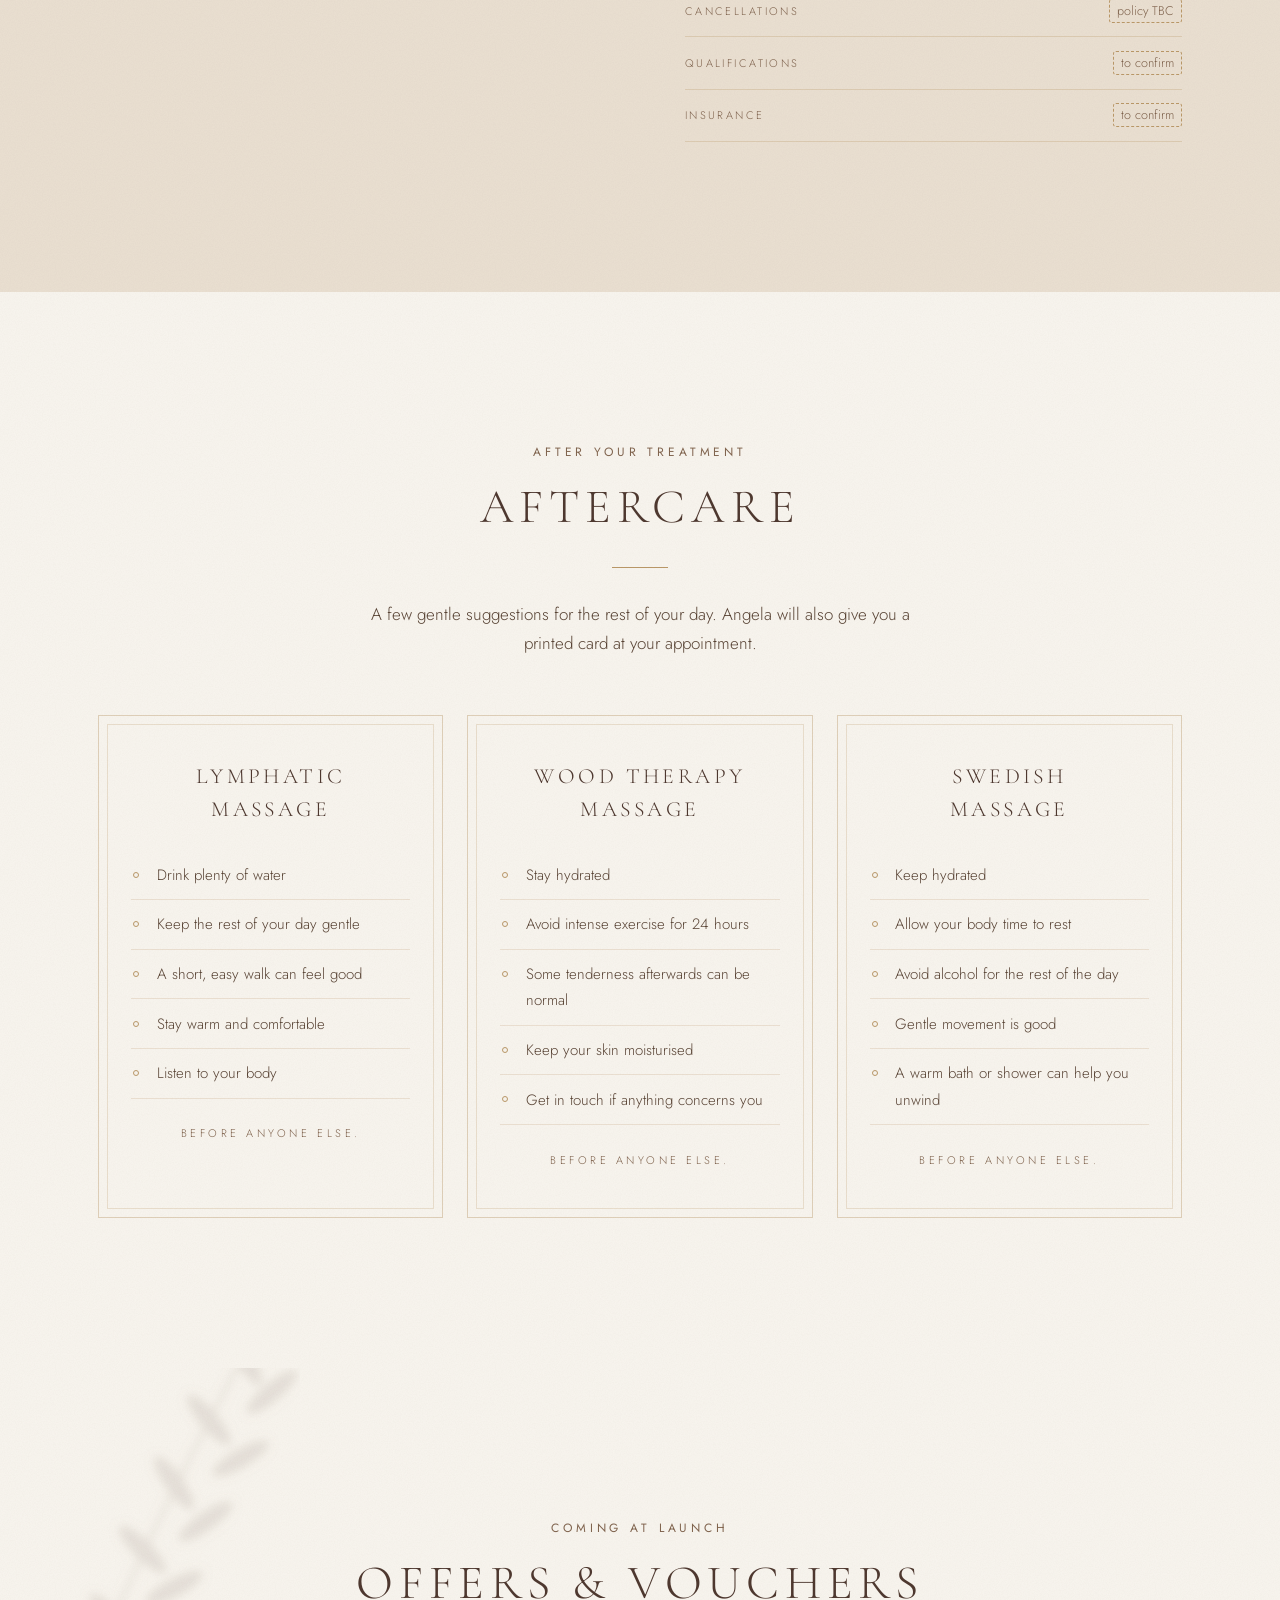
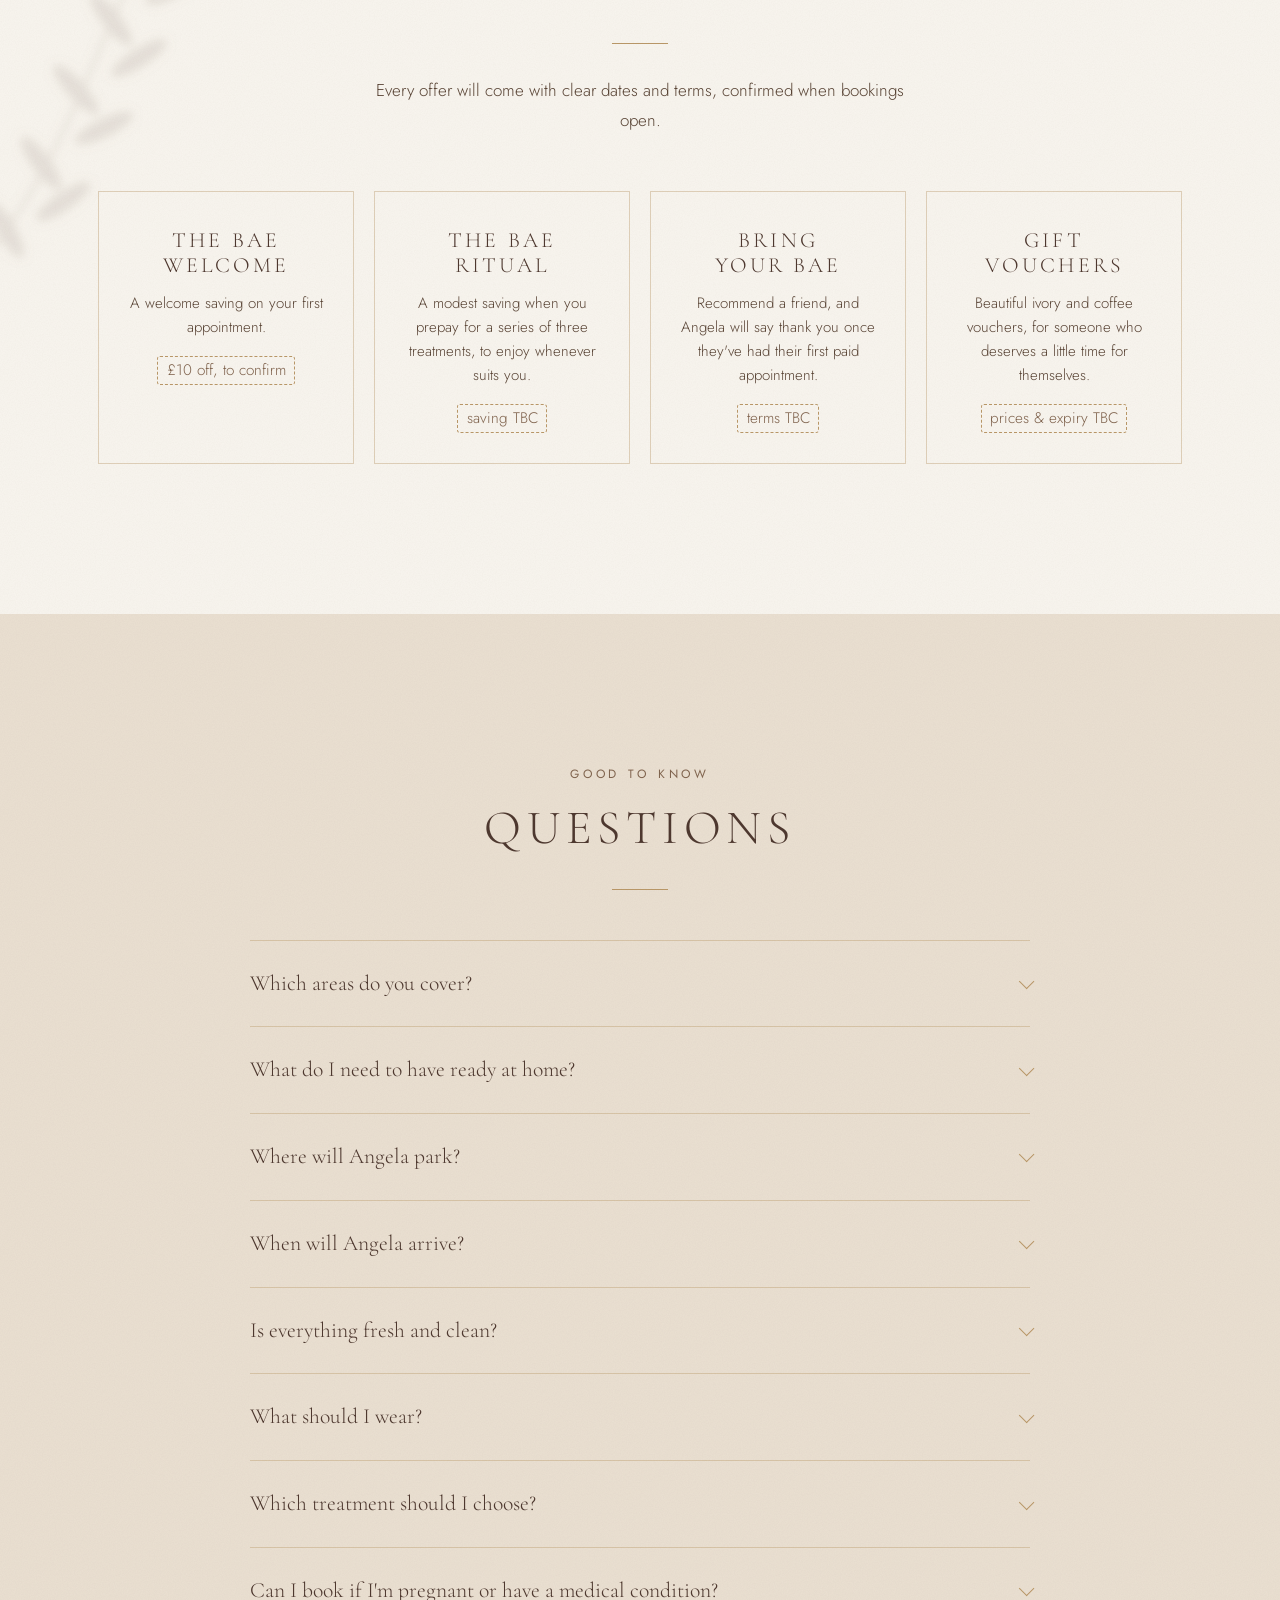
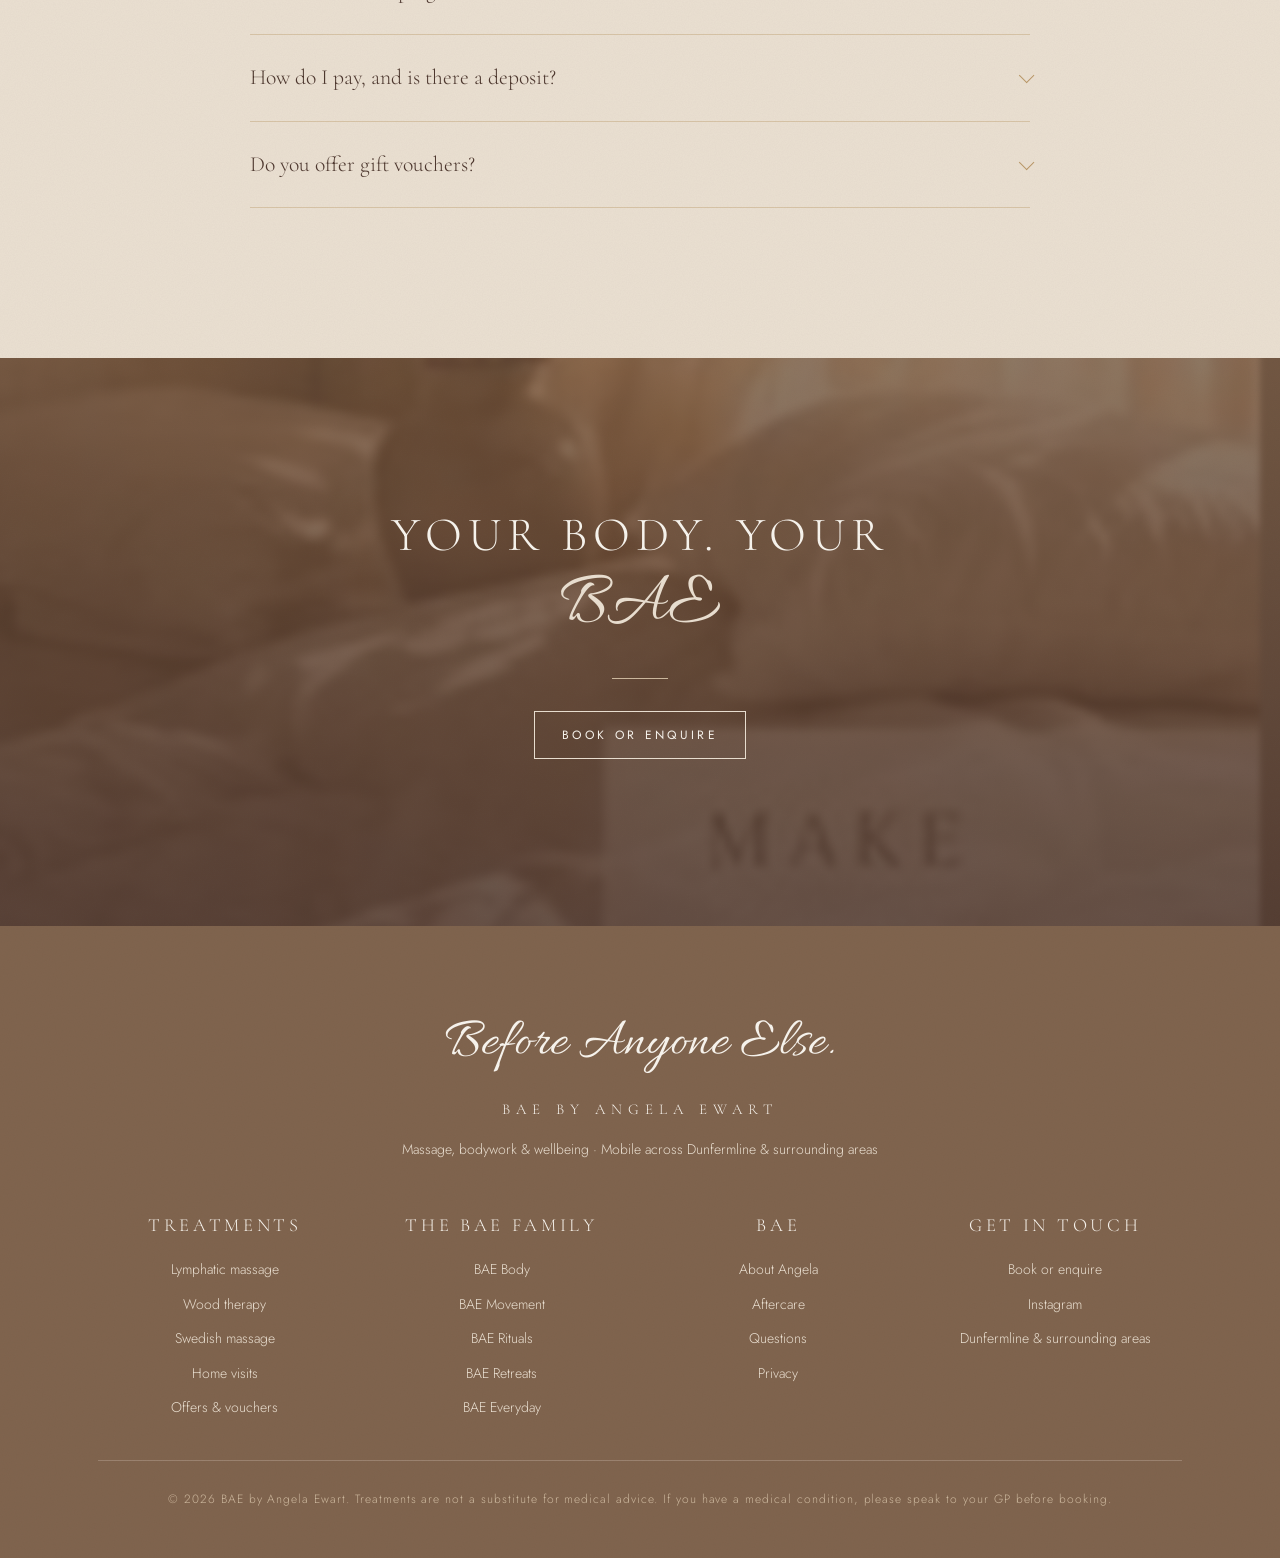
<file: treatments.html>
<!doctype html>
<html lang="en-GB">
<head>
  <meta charset="utf-8">
  <!-- Ivory screen until the logo fade takes over, so nothing flashes on arrival -->
  <script>document.documentElement.classList.add('js');if(!matchMedia('(prefers-reduced-motion: reduce)').matches)document.documentElement.classList.add('veiled');</script>
  <meta name="viewport" content="width=device-width, initial-scale=1, viewport-fit=cover">
  <!-- Draft: keep out of search results until launch. Remove this line to go live. -->
  <meta name="robots" content="noindex">
  <title>Treatments | BAE by Angela Ewart</title>
  <meta name="description" content="Lymphatic massage, wood therapy and Swedish massage at home across Dunfermline. What to expect, how a home visit works, aftercare and FAQs.">
  <meta name="theme-color" content="#F8F5EF">
  <link rel="icon" href="assets/img/logo.png?v=2">
  <link rel="preconnect" href="https://fonts.googleapis.com">
  <link rel="preconnect" href="https://fonts.gstatic.com" crossorigin>
  <link href="https://fonts.googleapis.com/css2?family=Allura&family=Cormorant+Garamond:wght@300;400;500&family=Jost:wght@300;400&display=swap" rel="stylesheet">
  <link rel="stylesheet" href="css/style.css?v=14">
</head>
<body data-brand="Body">

<header class="site-header">
  <div class="wrap">
    <a class="brand" href="index.html" aria-label="BAE by Angela Ewart, home">
      <img src="assets/img/logo.png?v=2" alt="">
      <span class="brand-word" aria-hidden="true"><span class="bae">BAE</span><span class="sub">Body</span></span>
    </a>
    <button class="nav-toggle" aria-label="Menu" aria-expanded="false" aria-controls="nav"><span></span><span></span></button>
    <nav class="nav" id="nav" aria-label="Main">
      <div class="nav-item has-panel">
        <a class="nav-link" href="treatments.html" aria-current="page">Treatments <svg class="chev" viewBox="0 0 12 8" aria-hidden="true"><path d="M1 1.5l5 5 5-5" fill="none" stroke="currentColor"/></svg></a>
        <div class="panel">
          <div class="panel-inner">
            <div class="panel-treatments">
              <a class="ptreat" href="treatments.html#lymphatic"><img src="assets/img/thumb-lymphatic.jpg" alt=""><span><strong>Lymphatic massage</strong><em>Gentle · Rhythmic · Restful</em></span></a>
              <a class="ptreat" href="treatments.html#wood-therapy"><img src="assets/img/thumb-wood.jpg" alt=""><span><strong>Wood therapy</strong><em>Warm · Grounding · Rhythmic</em></span></a>
              <a class="ptreat" href="treatments.html#swedish"><img src="assets/img/thumb-swedish.jpg" alt=""><span><strong>Swedish massage</strong><em>Relax · Release · Rebalance</em></span></a>
            </div>
            <div class="panel-more">
              <a href="treatments.html#mobile">How a home visit works</a>
              <a href="treatments.html#offers">Offers &amp; vouchers</a>
              <a href="treatments.html#aftercare">Aftercare</a>
              <a href="treatments.html#faq">Questions</a>
            </div>
          </div>
        </div>
      </div>
      <div class="nav-item has-panel">
        <a class="nav-link" href="family.html">The BAE family <svg class="chev" viewBox="0 0 12 8" aria-hidden="true"><path d="M1 1.5l5 5 5-5" fill="none" stroke="currentColor"/></svg></a>
        <div class="panel">
          <div class="panel-inner">
            <div class="panel-treatments">
              <a class="ptreat" href="family.html#body"><img src="assets/img/thumb-swedish.jpg" alt=""><span><strong>BAE Body</strong><em>Available now</em></span></a>
              <a class="ptreat" href="family.html#movement"><img src="assets/img/thumb-movement.jpg" alt=""><span><strong>BAE Movement</strong><em>In the future</em></span></a>
              <a class="ptreat" href="family.html#rituals"><img src="assets/img/thumb-rituals.jpg" alt=""><span><strong>BAE Rituals</strong><em>In the future</em></span></a>
              <a class="ptreat" href="family.html#retreats"><img src="assets/img/thumb-retreats.jpg" alt=""><span><strong>BAE Retreats</strong><em>In the future</em></span></a>
              <a class="ptreat" href="family.html#everyday"><img src="assets/img/thumb-everyday.jpg" alt=""><span><strong>BAE Everyday</strong><em>One day, perhaps</em></span></a>
            </div>
            <div class="panel-more">
              <a href="family.html">Explore the BAE family</a>
              <p class="panel-note">Only BAE Body can be booked at the moment. The rest are on their way.</p>
            </div>
          </div>
        </div>
      </div>
      <a class="nav-link" href="about.html">About Angela</a>
      <a class="btn" href="contact.html">Book</a>
    </nav>
  </div>
</header>

<main>

  <section class="page-head">
    <div class="leaves" aria-hidden="true"></div>
    <div class="wrap head-split">
     <div class="reveal">
      <span class="eyebrow">BAE Body</span>
      <h1 class="display">The <span class="script" style="font-size:1.4em">treatments</span></h1>
      <p class="lede">Lymphatic massage, wood therapy and Swedish massage: thoughtful, individual treatments in the comfort of your own home.</p>
     </div>
      <div class="head-strip reveal">
        <figure class="tile" data-drift="0.04"><img src="assets/img/story-ritual.jpg" alt="Soft linen and sheer curtains. Behind the BAE ritual."></figure>
        <figure class="tile" data-drift="0.08"><img src="assets/img/reel-swedish.jpg" alt="Warm massage oil poured into an open palm. Swedish massage."></figure>
        <figure class="tile" data-drift="0.05"><img src="assets/img/story-space.jpg" alt="Natural stone and an olive branch. Your space, your comfort, your time."></figure>
      </div>
    </div>
  </section>

  <nav class="subnav" aria-label="On this page">
    <div class="subnav-track">
      <a href="#lymphatic">Lymphatic</a>
      <a href="#wood-therapy">Wood therapy</a>
      <a href="#swedish">Swedish</a>
      <a href="#mobile">Home visits</a>
      <a href="#aftercare">Aftercare</a>
      <a href="#offers">Offers</a>
      <a href="#faq">Questions</a>
      <span class="subnav-ink" aria-hidden="true"></span>
    </div>
  </nav>

  <div class="wrap">

    <article class="treatment" id="lymphatic">
      <div class="reveal">
        <figure class="tile">
          <img src="assets/img/reel-lymphatic.jpg" alt="Hands resting on a bare shoulder during a lymphatic massage">
          <div class="plate"><strong>Lymphatic<br>massage</strong><span>Gentle · Rhythmic · Restful</span></div>
        </figure>
        <span class="eyebrow">01</span>
        <h2>Lymphatic massage</h2>
        <ul class="facts">
          <li><span>Duration</span><span class="tbc">TBC mins</span></li>
          <li><span>Price</span><span class="tbc">£ TBC</span></li>
          <li><span>Pressure</span><span>Very light</span></li>
        </ul>
      </div>
      <div class="reveal">
        <p class="lede">Gentle, rhythmic massage techniques focused on the movement of lymphatic fluid.</p>
        <p>Lymphatic massage is light, slow and repetitive. Rather than working deep into the muscle, Angela uses soft, sweeping strokes that follow the body's lymphatic pathways. Many people find it deeply calming.</p>
        <h3>What to expect</h3>
        <p>A short consultation first, then a quiet, unhurried treatment on the couch, draped in warm linen throughout. Wear something comfortable, and plan a gentle rest of the day if you can.</p>
        <h3>Is it right for me?</h3>
        <p>Whether it suits you, and what you can expect from it, depends on you as an individual. Some medical conditions need specialist advice or clearance from your GP first, and Angela will go through this with you in your consultation.</p>
        <p class="note">This treatment is for relaxation and wellbeing. It isn't a medical treatment and isn't a substitute for advice from your GP or a specialist.</p>
        <p class="next"><a href="#wood-therapy">Next <span>Wood therapy</span></a></p>
      </div>
    </article>

    <article class="treatment" id="wood-therapy">
      <div class="reveal">
        <figure class="tile">
          <img src="assets/img/reel-wood.jpg" alt="A wooden massage roller on oiled skin">
          <div class="plate"><strong>Wood<br>therapy</strong><span>Warm · Grounding · Rhythmic</span></div>
        </figure>
        <span class="eyebrow">02</span>
        <h2>Wood therapy</h2>
        <ul class="facts">
          <li><span>Duration</span><span class="tbc">TBC mins</span></li>
          <li><span>Price</span><span class="tbc">£ TBC</span></li>
          <li><span>Pressure</span><span>Medium to firm</span></li>
        </ul>
      </div>
      <div class="reveal">
        <p class="lede">A bodywork treatment using shaped wooden tools.</p>
        <p>Shaped wooden tools are rolled and glided over the body with oil, each shape bringing a different rhythm and pressure. It's a firmer, more textured treatment than a classic massage, and many people find it grounding.</p>
        <h3>What to expect</h3>
        <p>After your consultation, Angela works over the areas you've agreed together, checking the pressure with you as she goes.</p>
        <h3>Is it right for me?</h3>
        <p>Wood therapy isn't suitable for everyone, so it's always discussed in your consultation first. You'll be asked about your health, any skin conditions and any recent treatments or surgery.</p>
        <p class="note">Wood therapy is a bodywork and relaxation treatment. It doesn't promise fat loss, detoxification or permanent changes to body shape.</p>
        <p class="next"><a href="#swedish">Next <span>Swedish massage</span></a></p>
      </div>
    </article>

    <article class="treatment" id="swedish">
      <div class="reveal">
        <figure class="tile">
          <img src="assets/img/reel-swedish.jpg" alt="Warm massage oil poured into an open palm">
          <div class="plate"><strong>Swedish<br>massage</strong><span>Relax · Release · Rebalance</span></div>
        </figure>
        <span class="eyebrow">03</span>
        <h2>Swedish massage</h2>
        <ul class="facts">
          <li><span>Duration</span><span class="tbc">TBC mins</span></li>
          <li><span>Price</span><span class="tbc">£ TBC</span></li>
          <li><span>Pressure</span><span>To suit you</span></li>
        </ul>
      </div>
      <div class="reveal">
        <p class="lede">Classic flowing strokes and kneading to help you relax and ease everyday muscular tension.</p>
        <p>The massage most of us know. Long, flowing strokes, kneading and gentle movements across the back, shoulders, arms and legs, with the pressure set to what feels good for you.</p>
        <h3>What to expect</h3>
        <p>A short chat about where you hold tension and how firm you like it, then time to switch off. You'll stay covered with warm linen except for the area being worked on.</p>
        <h3>Is it right for me?</h3>
        <p>Swedish massage suits most people. If you're pregnant, have a medical condition or have had recent surgery, mention it when you get in touch and Angela will advise.</p>
        <p class="next"><a href="#mobile">Next <span>How a home visit works</span></a></p>
      </div>
    </article>

  </div>

  <!-- Home visits -->
  <section class="pad tone-linen" id="mobile">
    <div class="wrap split">
      <div class="pair reveal">
        <figure class="tile"><img src="assets/img/reel-delivered.jpg" alt="Soft muslin in sunlight. Wellness delivered to you."></figure>
        <figure class="tile" data-drift="0.06"><img src="assets/img/hero-room.jpg" alt="A treatment couch in ivory linen with a rolled BAE towel" style="object-position:30% center"></figure>
      </div>
      <div class="reveal">
        <span class="eyebrow">BAE comes to you</span>
        <h2 class="title">How a home visit works</h2>
        <hr class="rule">
        <ul class="points">
          <li>
            <svg viewBox="0 0 24 24" fill="none" stroke="currentColor" stroke-width="1"><path d="M4 6h16v12H4z"/><path d="M4 7l8 6 8-6"/></svg>
            <span><strong style="font-weight:400">Get in touch.</strong> Tell Angela which treatment you'd like and roughly where you are.</span>
          </li>
          <li>
            <svg viewBox="0 0 24 24" fill="none" stroke="currentColor" stroke-width="1"><path d="M4 7h16M4 12h16M4 17h10"/></svg>
            <span><strong style="font-weight:400">Your consultation.</strong> A few questions about your health and what you'd like from the treatment, kept private and secure.</span>
          </li>
          <li>
            <svg viewBox="0 0 24 24" fill="none" stroke="currentColor" stroke-width="1"><rect x="3" y="9" width="18" height="6" rx="1"/><path d="M6 15v4M18 15v4"/></svg>
            <span><strong style="font-weight:400">Angela arrives.</strong> She sets up the couch, linen and towels in a quiet corner of your home. All you need is a little space and somewhere warm.</span>
          </li>
          <li>
            <svg viewBox="0 0 24 24" fill="none" stroke="currentColor" stroke-width="1"><path d="M12 3c3 4 6 6.5 6 10a6 6 0 0 1-12 0c0-3.5 3-6 6-10z"/></svg>
            <span><strong style="font-weight:400">Stay where you are.</strong> When it's over there's nowhere to go. Angela packs away and leaves you to rest.</span>
          </li>
        </ul>
        <ul class="facts">
          <li><span>Area</span><span>Dunfermline &amp; surrounding areas</span></li>
          <li><span>Travel</span><span class="tbc">radius / supplement TBC</span></li>
          <li><span>Deposit</span><span class="tbc">TBC</span></li>
          <li><span>Cancellations</span><span class="tbc">policy TBC</span></li>
          <li><span>Qualifications</span><span class="tbc">to confirm</span></li>
          <li><span>Insurance</span><span class="tbc">to confirm</span></li>
        </ul>
      </div>
    </div>
  </section>

  <!-- Aftercare -->
  <section class="pad" id="aftercare">
    <div class="wrap">
      <div class="center reveal">
        <span class="eyebrow">After your treatment</span>
        <h2 class="title">Aftercare</h2>
        <hr class="rule">
        <p style="max-width:56ch;margin:0 auto">A few gentle suggestions for the rest of your day. Angela will also give you a printed card at your appointment.</p>
      </div>
      <div class="aftercare">
        <article class="reveal">
          <h3>Lymphatic<br>massage</h3>
          <ul>
            <li>Drink plenty of water</li>
            <li>Keep the rest of your day gentle</li>
            <li>A short, easy walk can feel good</li>
            <li>Stay warm and comfortable</li>
            <li>Listen to your body</li>
          </ul>
          <p class="foot">Before anyone else.</p>
        </article>
        <article class="reveal">
          <h3>Wood therapy<br>massage</h3>
          <ul>
            <li>Stay hydrated</li>
            <li>Avoid intense exercise for 24 hours</li>
            <li>Some tenderness afterwards can be normal</li>
            <li>Keep your skin moisturised</li>
            <li>Get in touch if anything concerns you</li>
          </ul>
          <p class="foot">Before anyone else.</p>
        </article>
        <article class="reveal">
          <h3>Swedish<br>massage</h3>
          <ul>
            <li>Keep hydrated</li>
            <li>Allow your body time to rest</li>
            <li>Avoid alcohol for the rest of the day</li>
            <li>Gentle movement is good</li>
            <li>A warm bath or shower can help you unwind</li>
          </ul>
          <p class="foot">Before anyone else.</p>
        </article>
      </div>
    </div>
  </section>

  <!-- Offers (Brand Bible 07). Amounts and terms are Angela's call once prices are set. -->
  <section class="pad" id="offers">
    <div class="leaves" aria-hidden="true" style="top:-80px;left:-120px;width:420px;height:600px;transform-origin:top left"></div>
    <div class="wrap">
      <div class="center reveal">
        <span class="eyebrow">Coming at launch</span>
        <h2 class="title">Offers &amp; vouchers</h2>
        <hr class="rule">
        <p style="max-width:56ch;margin:0 auto">Every offer will come with clear dates and terms, confirmed when bookings open.</p>
      </div>
      <div class="offers">
        <article class="reveal">
          <h3>The BAE<br>Welcome</h3>
          <p>A welcome saving on your first appointment.</p>
          <span class="tbc">£10 off, to confirm</span>
        </article>
        <article class="reveal">
          <h3>The BAE<br>Ritual</h3>
          <p>A modest saving when you prepay for a series of three treatments, to enjoy whenever suits you.</p>
          <span class="tbc">saving TBC</span>
        </article>
        <article class="reveal">
          <h3>Bring<br>Your BAE</h3>
          <p>Recommend a friend, and Angela will say thank you once they've had their first paid appointment.</p>
          <span class="tbc">terms TBC</span>
        </article>
        <article class="reveal">
          <h3>Gift<br>vouchers</h3>
          <p>Beautiful ivory and coffee vouchers, for someone who deserves a little time for themselves.</p>
          <span class="tbc">prices &amp; expiry TBC</span>
        </article>
      </div>
    </div>
  </section>

  <!-- FAQ -->
  <section class="pad tone-linen" id="faq">
    <div class="wrap">
      <div class="center reveal">
        <span class="eyebrow">Good to know</span>
        <h2 class="title">Questions</h2>
        <hr class="rule">
      </div>
      <div class="faq reveal">
        <details>
          <summary>Which areas do you cover?</summary>
          <p>Dunfermline and the surrounding areas. If you're not sure whether you're close enough, just ask. Travel radius and any travel supplement: <span class="tbc">to confirm</span>.</p>
        </details>
        <details>
          <summary>What do I need to have ready at home?</summary>
          <p>A little floor space, roughly the size of a single bed with room to walk around it, somewhere warm, and ideally a quiet room. Angela brings the couch, linen, towels and oils.</p>
        </details>
        <details>
          <summary>Where will Angela park?</summary>
          <p>Angela carries a couch, linen and towels, so she needs to park close to your door. If there are parking restrictions or permits where you live, mention it when you book.</p>
        </details>
        <details>
          <summary>When will Angela arrive?</summary>
          <p>A little before your appointment time, so she can set up quietly while you get comfortable. Setting up takes about <span class="tbc">TBC minutes</span>.</p>
        </details>
        <details>
          <summary>Is everything fresh and clean?</summary>
          <p>Yes. Every appointment has its own freshly laundered linen and towels, and the couch and tools are cleaned between clients.</p>
        </details>
        <details>
          <summary>What should I wear?</summary>
          <p>Whatever is comfortable. You'll undress to your level of comfort and stay covered with warm linen throughout, apart from the area being treated.</p>
        </details>
        <details>
          <summary>Which treatment should I choose?</summary>
          <p>If you want to switch off, Swedish massage is a lovely place to start. If you're drawn to something gentler and slower, try lymphatic massage. Wood therapy is firmer and more textured. Not sure? Tell Angela what you're looking for and she'll help you choose.</p>
        </details>
        <details>
          <summary>Can I book if I'm pregnant or have a medical condition?</summary>
          <p>Please mention it when you get in touch. Some treatments aren't suitable during pregnancy or with certain conditions, and some may need clearance from your GP first. Angela will always go through this with you before your appointment.</p>
        </details>
        <details>
          <summary>How do I pay, and is there a deposit?</summary>
          <p>Payment methods, deposit and cancellation policy: <span class="tbc">to confirm</span>.</p>
        </details>
        <details>
          <summary>Do you offer gift vouchers?</summary>
          <p>Gift vouchers are on their way. See <a class="link" href="#offers" style="font-size:11px">offers &amp; vouchers</a>, or get in touch if you'd like to be the first to know.</p>
        </details>
      </div>
    </div>
  </section>

  <section class="pad tone-coffee photo-band">
    <img src="assets/img/quote-room.jpg" alt="">
    <div class="wrap center reveal" style="max-width: 760px">
      <h2 class="title">Your body. Your <span class="script" style="font-size:1.5em">BAE</span></h2>
      <hr class="rule">
      <p style="margin-top:2rem"><a class="btn ghost" style="color:var(--ivory);border-color:var(--linen)" href="contact.html">Book or enquire</a></p>
    </div>
  </section>

</main>

<footer class="site-footer">
  <div class="wrap">
    <span class="script">Before Anyone Else.</span>
    <p class="name">BAE by Angela Ewart</p>
    <p>Massage, bodywork &amp; wellbeing · Mobile across Dunfermline &amp; surrounding areas</p>
    <div class="footer-cols">
      <nav aria-label="Treatments">
        <span class="fh">Treatments</span>
        <a href="treatments.html#lymphatic">Lymphatic massage</a>
        <a href="treatments.html#wood-therapy">Wood therapy</a>
        <a href="treatments.html#swedish">Swedish massage</a>
        <a href="treatments.html#mobile">Home visits</a>
        <a href="treatments.html#offers">Offers &amp; vouchers</a>
      </nav>
      <nav aria-label="The BAE family">
        <span class="fh">The BAE family</span>
        <a href="family.html#body">BAE Body</a>
        <a href="family.html#movement">BAE Movement</a>
        <a href="family.html#rituals">BAE Rituals</a>
        <a href="family.html#retreats">BAE Retreats</a>
        <a href="family.html#everyday">BAE Everyday</a>
      </nav>
      <nav aria-label="BAE">
        <span class="fh">BAE</span>
        <a href="about.html">About Angela</a>
        <a href="treatments.html#aftercare">Aftercare</a>
        <a href="treatments.html#faq">Questions</a>
        <a href="privacy.html">Privacy</a>
      </nav>
      <nav aria-label="Get in touch">
        <span class="fh">Get in touch</span>
        <a href="contact.html">Book or enquire</a>
        <a href="#" aria-label="Instagram (handle to confirm)">Instagram</a>
        <span>Dunfermline &amp; surrounding areas</span>
      </nav>
    </div>
    <p class="fine">© <span data-year>2026</span> BAE by Angela Ewart. Treatments are not a substitute for medical advice. If you have a medical condition, please speak to your GP before booking.</p>
  </div>
</footer>

<script src="js/site.js?v=14"></script>
</body>
</html>
</file>
<file: css/style.css>
/* BAE. by Angela Ewart — site styles
   Palette and type follow the Brand Bible (Oct 2026), section 03. */

:root {
  --ivory: #F8F5EF;
  --linen: #EAE0D2;
  --oat: #CDB99F;
  --coffee: #80644E;
  --gold: #BA9868;
  /* Deeper coffee for headings and small text, so it reads at AA without harsh black. */
  --espresso: #4E382F;
  --ink: #5A4536;

  --display: "Cormorant Garamond", "Cormorant", Georgia, serif;
  --text: "Jost", "Helvetica Neue", Arial, sans-serif;
  --script: "Allura", "Snell Roundhand", cursive;

  --wrap: 1180px;
  /* Pages draw edge to edge on phones (viewport-fit=cover); keep text clear of notches. */
  --gutter: max(clamp(20px, 5vw, 48px), env(safe-area-inset-left, 0px), env(safe-area-inset-right, 0px));
  --safe-top: env(safe-area-inset-top, 0px);
  --header-h: 84px;
  /* Header plus the status bar it sits under on a phone */
  --header-total: calc(var(--header-h) + var(--safe-top));

  /* Motion language. Nothing is quick and nothing bounces; everything eases in and out.
     settle : 1.4s, things arriving (reveals, menus, hovers)
     breath : 10s, one slow breath (in 4s, hold 1s, out 5s): rings, halos
     drift  : 26s, light and photographs moving the way afternoon sun does */
  --ease: cubic-bezier(.22, .61, .36, 1);
  --ease-breath: cubic-bezier(.45, .05, .55, .95);
  --settle: 1.4s;
  --breath: 10s;
  --drift: 26s;
}

*, *::before, *::after { box-sizing: border-box; }


body {
  margin: 0;
  background: var(--ivory);
  color: var(--ink);
  font-family: var(--text);
  font-weight: 300;
  font-size: 17px;
  line-height: 1.75;
  -webkit-font-smoothing: antialiased;
  /* No grey flash on tap (iOS); focus rings still show for keyboards */
  -webkit-tap-highlight-color: transparent;
  overflow-x: hidden;
}

/* Paper grain over everything: the "textured ivory muslin" of the brand.
   Pinned to the page, not the screen: iOS Safari tints its status bar from fixed
   layers at the top edge, and a fixed full-screen grain would be the one it reads. */
body { position: relative; }
body::before {
  content: "";
  position: absolute;
  inset: 0;
  pointer-events: none;
  z-index: 100;
  opacity: .32;
  mix-blend-mode: multiply;
  background-image: url("data:image/svg+xml,%3Csvg xmlns='http://www.w3.org/2000/svg' width='220' height='220'%3E%3Cfilter id='n'%3E%3CfeTurbulence type='fractalNoise' baseFrequency='.85' numOctaves='3' stitchTiles='stitch'/%3E%3CfeColorMatrix values='0 0 0 0 .45 0 0 0 0 .37 0 0 0 0 .29 0 0 0 .22 0'/%3E%3C/filter%3E%3Crect width='100%25' height='100%25' filter='url(%23n)'/%3E%3C/svg%3E");
}

img { max-width: 100%; display: block; }

a { color: inherit; }

::selection { background: var(--oat); color: var(--espresso); }

.wrap {
  width: 100%;
  max-width: var(--wrap);
  margin: 0 auto;
  padding: 0 var(--gutter);
}

/* ---------- Type ---------- */

h1, h2, h3 {
  font-family: var(--display);
  font-weight: 300;
  color: var(--espresso);
  line-height: 1.15;
  margin: 0 0 .5em;
}

.eyebrow {
  display: block;
  font-family: var(--text);
  font-size: 12px;
  font-weight: 400;
  letter-spacing: .32em;
  text-transform: uppercase;
  color: var(--coffee);
  margin-bottom: 1.4em;
}

.caps {
  text-transform: uppercase;
  letter-spacing: .2em;
}

.display {
  font-size: clamp(2.3rem, 6vw, 4.6rem);
  text-transform: uppercase;
  letter-spacing: .14em;
  line-height: 1.12;
}

.title {
  font-size: clamp(1.9rem, 4vw, 3rem);
  text-transform: uppercase;
  letter-spacing: .12em;
}

.script {
  font-family: var(--script);
  font-weight: 400;
  text-transform: none;
  letter-spacing: 0;
  color: var(--coffee);
}

.lede {
  font-family: var(--display);
  font-size: clamp(1.3rem, 2.4vw, 1.7rem);
  font-weight: 400;
  line-height: 1.5;
  color: var(--ink);
}

.rule {
  width: 56px;
  height: 1px;
  background: var(--gold);
  border: 0;
  margin: 2rem 0;
}
.center .rule, .rule.center { margin-left: auto; margin-right: auto; }

.center { text-align: center; }

.muted { color: var(--coffee); }

.small { font-size: 14px; line-height: 1.65; }

/* A value Angela still has to confirm (price, duration, contact). */
.tbc {
  display: inline-block;
  padding: 0 .55em;
  border: 1px dashed var(--gold);
  border-radius: 3px;
  color: var(--coffee);
  font-size: .9em;
  white-space: nowrap;
}

/* ---------- Buttons ---------- */

.btn {
  display: inline-flex;
  align-items: center;
  justify-content: center;
  gap: .6em;
  padding: 1.05em 2.2em;
  border: 1px solid var(--coffee);
  background: var(--coffee);
  color: var(--ivory);
  font-family: var(--text);
  font-size: 12px;
  font-weight: 400;
  letter-spacing: .28em;
  text-transform: uppercase;
  text-decoration: none;
  cursor: pointer;
  transition: background .8s var(--ease), color .8s var(--ease), border-color .8s var(--ease);
}
.btn:hover { background: var(--espresso); border-color: var(--espresso); }
.btn.ghost { background: transparent; color: var(--espresso); }
.btn.ghost:hover { background: var(--espresso); color: var(--ivory); }

.link {
  font-size: 12px;
  font-weight: 400;
  letter-spacing: .28em;
  text-transform: uppercase;
  text-decoration: none;
  color: var(--espresso);
  border-bottom: 1px solid var(--gold);
  padding-bottom: .35em;
  transition: color .3s, border-color .3s;
}
.link:hover { color: var(--gold); }

:focus-visible { outline: 1px solid var(--gold); outline-offset: 4px; }

/* ---------- Header and navigation ---------- */

.site-header {
  position: sticky;
  top: 0;
  z-index: 50;
  background: rgba(248, 245, 239, .9);
  -webkit-backdrop-filter: blur(12px);
  backdrop-filter: blur(12px);
  border-bottom: 1px solid transparent;
  transition: border-color var(--settle) var(--ease);
  /* Reach up under the phone's status bar, so the page never shows above the header. */
  padding-top: var(--safe-top);
}
.site-header.scrolled { border-bottom-color: rgba(186, 152, 104, .35); }

.site-header .wrap {
  display: flex;
  align-items: center;
  justify-content: space-between;
  height: var(--header-h);
}

.brand {
  display: flex;
  align-items: center;
  gap: 14px;
  text-decoration: none;
}
.brand img { width: 54px; height: auto; }
/* "BAE." stays; the word after it follows the part of BAE. you're looking at */
.brand-word {
  display: flex;
  align-items: baseline;
  gap: .6em;
  font-family: var(--display);
  font-size: 17px;
  letter-spacing: .3em;
  text-transform: uppercase;
  color: var(--espresso);
  white-space: nowrap;
}
.brand .sub {
  display: inline-block;
  transition: opacity .5s var(--ease), filter .5s var(--ease), transform .6s var(--ease);
}
.brand .sub.master { font-family: var(--text); font-size: 10px; letter-spacing: .26em; color: var(--coffee); }
.brand .sub.out { opacity: 0; filter: blur(4px); transform: translateY(-5px); }

.nav { display: flex; align-items: center; gap: 36px; }
.nav-link {
  position: relative;
  display: inline-flex;
  align-items: center;
  gap: 8px;
  font-size: 12px;
  font-weight: 400;
  letter-spacing: .26em;
  text-transform: uppercase;
  text-decoration: none;
  color: var(--ink);
  padding: 10px 0;
}
/* A hairline that draws out from the middle, slowly. */
.nav-link::after {
  content: "";
  position: absolute;
  left: 0;
  right: .26em;
  bottom: 4px;
  height: 1px;
  background: var(--gold);
  transform: scaleX(0);
  transition: transform .8s var(--ease);
}
.nav-link:hover::after, .nav-link[aria-current="page"]::after, .has-panel:hover > .nav-link::after, .has-panel:focus-within > .nav-link::after { transform: scaleX(1); }
.nav-link .chev { width: 10px; height: 7px; color: var(--gold); transition: transform .8s var(--ease); }
.has-panel:hover .chev, .has-panel:focus-within .chev { transform: rotate(180deg); }
.nav .btn { padding: .9em 1.6em; }

/* Treatments panel: drifts down under the header on hover or focus. */
.panel {
  position: absolute;
  top: 100%;
  left: 50%;
  width: min(880px, calc(100vw - 2 * var(--gutter)));
  padding-top: 1px;
  opacity: 0;
  visibility: hidden;
  transform: translate(-50%, -8px);
  transition: opacity .6s var(--ease) .15s, transform .8s var(--ease) .15s, visibility 0s linear .95s;
}
.has-panel:hover .panel, .has-panel:focus-within .panel {
  opacity: 1;
  visibility: visible;
  transform: translate(-50%, 0);
  transition: opacity .7s var(--ease) .08s, transform .9s var(--ease) .08s, visibility 0s;
}
.panel-inner {
  display: grid;
  grid-template-columns: 1.6fr 1fr;
  gap: 36px;
  padding: 30px 34px;
  background: var(--ivory);
  border: 1px solid rgba(186, 152, 104, .35);
  box-shadow: 0 30px 60px -40px rgba(78, 56, 47, .45);
}
.panel-treatments { display: grid; gap: 6px; }
.ptreat {
  display: grid;
  grid-template-columns: 88px 1fr;
  gap: 20px;
  align-items: center;
  padding: 8px;
  text-decoration: none;
  transition: background .8s var(--ease);
}
.ptreat:hover, .ptreat:focus-visible { background: rgba(234, 224, 210, .6); }
.ptreat img { width: 88px; height: 67px; object-fit: cover; transition: transform 1.6s var(--ease); }
.ptreat:hover img { transform: scale(1.04); }
.ptreat strong { display: block; font-family: var(--display); font-weight: 400; font-size: 1.35rem; color: var(--espresso); line-height: 1.2; }
.ptreat em { font-style: normal; font-size: 10px; letter-spacing: .28em; text-transform: uppercase; color: var(--coffee); }
.panel-more {
  display: flex;
  flex-direction: column;
  justify-content: center;
  gap: 4px;
  padding-left: 34px;
  border-left: 1px solid rgba(186, 152, 104, .3);
}
.panel-more a {
  padding: 9px 0;
  font-size: 12px;
  letter-spacing: .22em;
  text-transform: uppercase;
  text-decoration: none;
  color: var(--ink);
  transition: color .6s var(--ease), padding-left .8s var(--ease);
}
.panel-more a:hover { color: var(--gold); padding-left: 6px; }
.panel-note { margin: 10px 0 0; font-size: 13px; line-height: 1.6; color: var(--coffee); }

.nav-toggle {
  display: none;
  width: 44px;
  height: 44px;
  border: 0;
  background: none;
  padding: 0;
  cursor: pointer;
  color: var(--espresso);
}
.nav-toggle span {
  display: block;
  width: 26px;
  height: 1px;
  background: currentColor;
  margin: 7px auto;
  transition: transform .6s var(--ease);
}
.nav-open .nav-toggle span:first-child { transform: translateY(4px) rotate(45deg); }
.nav-open .nav-toggle span:last-child { transform: translateY(-4px) rotate(-45deg); }

@media (max-width: 960px) {
  :root { --header-h: 72px; }
  /* Solid, no blur: iOS Safari fills the status-bar strip with the colour of a solid
     header pinned to the top; a translucent one leaves the page showing up there. */
  .site-header { background: var(--ivory); -webkit-backdrop-filter: none; backdrop-filter: none; }
  .brand img { width: 46px; }
  .brand-word { font-size: 15px; gap: .5em; }
  .brand .sub.master { font-size: 9px; letter-spacing: .2em; }
  .nav-toggle { display: block; }
  /* Phone menu: a quiet full-height page, every treatment visible at once. */
  /* Hangs just under the header. (The header has no blur on phones, so this is
     measured from the screen; with a blur it would be measured from the header.) */
  .nav {
    position: fixed;
    top: var(--header-total);
    left: 0;
    right: 0;
    height: calc(100dvh - var(--header-total));
    flex-direction: column;
    align-items: stretch;
    gap: 0;
    padding: 18px var(--gutter) 40px;
    overflow-y: auto;
    background: var(--ivory);
    opacity: 0;
    visibility: hidden;
    transition: opacity .7s var(--ease), visibility 0s linear .7s;
  }
  .nav-open { overflow: hidden; }
  .nav-open .nav { opacity: 1; visibility: visible; transition: opacity .7s var(--ease); }
  .nav > * {
    opacity: 0;
    transform: translateY(10px);
    transition: opacity .8s var(--ease), transform .9s var(--ease);
  }
  .nav-open .nav > * {
    opacity: 1;
    transform: none;
    transition-delay: calc(.12s + var(--i, 0) * .09s);
  }
  .nav-link { font-size: 13px; padding: 16px 0; border-bottom: 1px solid rgba(186, 152, 104, .25); }
  .nav-link::after, .nav-link .chev { display: none; }
  .has-panel > .nav-link { border-bottom: 0; padding-bottom: 6px; }
  .panel, .has-panel:hover .panel, .has-panel:focus-within .panel {
    position: static;
    width: auto;
    opacity: 1;
    visibility: visible;
    transform: none;
    transition: none;
  }
  .panel-inner { grid-template-columns: 1fr; gap: 6px; padding: 0 0 14px; background: none; border: 0; box-shadow: none; border-bottom: 1px solid rgba(186, 152, 104, .25); }
  .ptreat { grid-template-columns: 72px 1fr; gap: 16px; padding: 6px 0; }
  .ptreat img { width: 72px; height: 55px; }
  .ptreat strong { font-size: 1.25rem; }
  .panel-more { padding: 8px 0 0; border-left: 0; flex-direction: row; flex-wrap: wrap; gap: 0 22px; }
  .panel-more a { font-size: 11px; }
  .nav .btn { margin-top: 26px; width: 100%; padding: 1.2em; }
}

/* ---------- Sections ---------- */

section { position: relative; }

.pad { padding: clamp(80px, 12vw, 150px) 0; }

.tone-linen { background: var(--linen); }
.tone-coffee { background: var(--coffee); color: var(--ivory); }
.tone-coffee h2, .tone-coffee h3 { color: var(--ivory); }
.tone-coffee .eyebrow, .tone-coffee .script { color: var(--linen); }
.tone-coffee .rule { background: var(--oat); }

.leaves {
  position: absolute;
  pointer-events: none;
  background: url("../assets/img/leaf-shadow.svg") no-repeat center / contain;
  opacity: .11;
  mix-blend-mode: multiply;
  transform-origin: top right;
  animation: breeze 19s var(--ease-breath) infinite;
}

/* ---------- Split (image + text) ---------- */

.split {
  display: grid;
  grid-template-columns: 1fr 1fr;
  align-items: center;
  gap: clamp(40px, 7vw, 110px);
}
.split.flip > :first-child { order: 2; }

.frame {
  position: relative;
  aspect-ratio: 4 / 5;
  overflow: hidden;
  background: var(--oat);
}
.frame img {
  width: 100%;
  height: 100%;
  object-fit: cover;
  filter: saturate(.92) contrast(.97);
}
/* Hairline inset border, like the aftercare cards. */
.frame::after {
  content: "";
  position: absolute;
  inset: 14px;
  border: 1px solid rgba(248, 245, 239, .55);
  pointer-events: none;
}

@media (max-width: 860px) {
  .split { grid-template-columns: 1fr; }
  .split.flip > :first-child { order: 0; }
  .frame { max-width: 460px; }
}

/* ---------- Mobile service ---------- */

.points {
  list-style: none;
  padding: 0;
  margin: 2rem 0 2.6rem;
  display: grid;
  gap: 1.1rem;
}
.points li {
  display: grid;
  grid-template-columns: 26px 1fr;
  gap: 16px;
  align-items: start;
}
.points svg { width: 22px; height: 22px; margin-top: 4px; color: var(--gold); }

/* ---------- Treatment detail page ---------- */

.page-head {
  padding: clamp(70px, 10vw, 130px) 0 clamp(50px, 7vw, 80px);
  overflow: hidden;
  background: linear-gradient(180deg, var(--ivory), #F2EBE0);
}
.page-head .leaves { top: -60px; right: -40px; width: 460px; height: 640px; }
.page-head .lede { max-width: 38ch; }
.page-head.center .lede { margin-left: auto; margin-right: auto; }

.jump {
  display: flex;
  flex-wrap: wrap;
  gap: 14px 34px;
  margin-top: 2.4rem;
}

.treatment {
  display: grid;
  grid-template-columns: 300px 1fr;
  gap: clamp(30px, 6vw, 90px);
  padding: clamp(60px, 8vw, 100px) 0;
  border-top: 1px solid rgba(186, 152, 104, .35);
  scroll-margin-top: 100px;
}
.treatment:first-of-type { border-top: 0; }
.treatment h2 { font-size: clamp(2rem, 4vw, 2.8rem); text-transform: uppercase; letter-spacing: .12em; }

.facts {
  list-style: none;
  padding: 0;
  margin: 1.6rem 0 0;
  font-size: 14px;
}
.facts li {
  display: flex;
  justify-content: space-between;
  gap: 12px;
  padding: .85rem 0;
  border-bottom: 1px solid rgba(186, 152, 104, .3);
}
.facts li span:first-child { letter-spacing: .22em; text-transform: uppercase; font-size: 11px; color: var(--coffee); padding-top: 3px; }

.treatment h3 {
  font-family: var(--text);
  font-size: 12px;
  font-weight: 400;
  letter-spacing: .3em;
  text-transform: uppercase;
  color: var(--coffee);
  margin: 2.2rem 0 .8rem;
}
.treatment p { margin: 0 0 1rem; max-width: 62ch; }

.note {
  margin-top: 2rem;
  padding: 1.3rem 1.5rem;
  background: rgba(234, 224, 210, .6);
  border-left: 1px solid var(--gold);
  font-size: 15px;
  max-width: 62ch;
}

@media (max-width: 860px) {
  .treatment { grid-template-columns: 1fr; gap: 10px; }
}

/* Aftercare cards — modelled on the moodboard's aftercare sheets. */
.aftercare {
  display: grid;
  grid-template-columns: repeat(3, 1fr);
  gap: 24px;
  margin-top: 56px;
}
.aftercare article {
  padding: 44px 32px 36px;
  background: var(--ivory);
  border: 1px solid rgba(186, 152, 104, .4);
  outline: 1px solid rgba(186, 152, 104, .25);
  outline-offset: -10px;
}
.aftercare h3 {
  font-size: 1.35rem;
  text-transform: uppercase;
  letter-spacing: .16em;
  text-align: center;
  line-height: 1.5;
  margin-bottom: 1.6rem;
}
.aftercare ul { list-style: none; margin: 0; padding: 0; font-size: 15px; }
.aftercare li {
  position: relative;
  padding: .7rem 0 .7rem 1.6rem;
  border-bottom: 1px solid rgba(186, 152, 104, .22);
}
.aftercare li::before {
  content: "";
  position: absolute;
  left: 2px;
  top: 1.32rem;
  width: 6px;
  height: 6px;
  border: 1px solid var(--gold);
  border-radius: 50%;
}
.aftercare .foot {
  margin-top: 1.6rem;
  text-align: center;
  font-size: 11px;
  letter-spacing: .32em;
  text-transform: uppercase;
  color: var(--coffee);
}
@media (max-width: 960px) {
  .aftercare { grid-template-columns: 1fr; max-width: 520px; margin-left: auto; margin-right: auto; }
}

/* ---------- FAQ ---------- */

.faq { max-width: 780px; margin: 50px auto 0; }
.faq details {
  border-top: 1px solid rgba(186, 152, 104, .4);
}
.faq details:last-child { border-bottom: 1px solid rgba(186, 152, 104, .4); }
.faq summary {
  list-style: none;
  display: flex;
  justify-content: space-between;
  align-items: center;
  gap: 20px;
  padding: 1.5rem 0;
  font-family: var(--display);
  font-size: 1.35rem;
  color: var(--espresso);
  cursor: pointer;
}
.faq summary::-webkit-details-marker { display: none; }
.faq summary::after {
  content: "";
  flex: none;
  width: 11px;
  height: 11px;
  border-right: 1px solid var(--gold);
  border-bottom: 1px solid var(--gold);
  transform: rotate(45deg) translateY(-3px);
  transition: transform .4s var(--ease);
}
.faq details[open] summary::after { transform: rotate(-135deg) translateY(-3px); }
.faq details p { margin: 0 0 1.6rem; max-width: 64ch; }

/* ---------- About ---------- */

.story {
  max-width: 680px;
  margin: 0 auto;
  font-size: 18px;
}
.story p { margin: 0 0 1.5rem; }
.story .signoff {
  margin-top: 3rem;
  text-align: center;
}
.story .signoff .script { font-size: 3rem; line-height: 1; display: block; margin-top: .6rem; }

.meaning {
  display: grid;
  grid-template-columns: 1fr auto 1fr;
  align-items: center;
  gap: clamp(20px, 5vw, 70px);
  max-width: 900px;
  margin: 0 auto;
  text-align: center;
}
.meaning .divider { width: 1px; height: 120px; background: var(--oat); }
.meaning h3 { font-size: clamp(1.6rem, 3vw, 2.2rem); text-transform: uppercase; letter-spacing: .14em; margin: .4rem 0 .6rem; }
.meaning p { margin: 0; }
@media (max-width: 700px) {
  .meaning { grid-template-columns: 1fr; }
  .meaning .divider { width: 56px; height: 1px; margin: 0 auto; }
}

/* ---------- Contact ---------- */

.contact-grid {
  display: grid;
  grid-template-columns: .9fr 1.1fr;
  gap: clamp(40px, 7vw, 100px);
  align-items: start;
}
@media (max-width: 860px) { .contact-grid { grid-template-columns: 1fr; } }

.ways { list-style: none; padding: 0; margin: 2rem 0; }
.ways li { padding: 1.2rem 0; border-bottom: 1px solid rgba(186, 152, 104, .35); }
.ways li:first-child { border-top: 1px solid rgba(186, 152, 104, .35); }
.ways .label { display: block; font-size: 11px; letter-spacing: .3em; text-transform: uppercase; color: var(--coffee); }
.ways a, .ways .value { font-family: var(--display); font-size: 1.45rem; color: var(--espresso); text-decoration: none; }
.ways a:hover { color: var(--gold); }

form.enquiry {
  padding: clamp(32px, 5vw, 56px);
  background: var(--ivory);
  border: 1px solid rgba(186, 152, 104, .4);
}
.field { margin-bottom: 1.5rem; }
.field label {
  display: block;
  font-size: 11px;
  font-weight: 400;
  letter-spacing: .28em;
  text-transform: uppercase;
  color: var(--coffee);
  margin-bottom: .5rem;
}
.field input, .field select, .field textarea {
  width: 100%;
  padding: .85rem 0;
  border: 0;
  border-bottom: 1px solid var(--oat);
  border-radius: 0;
  background: transparent;
  font-family: var(--text);
  font-weight: 300;
  font-size: 17px;
  color: var(--espresso);
  -webkit-appearance: none;
  appearance: none;
  transition: border-color .3s;
}
.field select {
  background: url("data:image/svg+xml,%3Csvg xmlns='http://www.w3.org/2000/svg' width='12' height='8'%3E%3Cpath d='M1 1l5 5 5-5' fill='none' stroke='%23BA9868'/%3E%3C/svg%3E") no-repeat right 4px center;
  padding-right: 24px;
}
.field textarea { min-height: 120px; resize: vertical; }
.field input:focus, .field select:focus, .field textarea:focus { outline: 0; border-bottom-color: var(--gold); }
.two { display: grid; grid-template-columns: 1fr 1fr; gap: 0 28px; }
@media (max-width: 560px) { .two { grid-template-columns: 1fr; } }
.privacy { font-size: 13px; line-height: 1.6; color: var(--coffee); margin: 0 0 1.8rem; }
.form-done { display: none; text-align: center; padding: 2rem 0; }
.form-done .script { font-size: 3rem; display: block; }
form.sent .fields { display: none; }
form.sent .form-done { display: block; }

/* ---------- Footer ---------- */

.site-footer {
  background: var(--coffee);
  color: var(--linen);
  padding: 90px 0 36px;
  text-align: center;
  font-size: 14px;
}
.site-footer .script { color: var(--ivory); font-size: clamp(2.4rem, 5vw, 3.4rem); line-height: 1; display: block; }
.site-footer .name {
  font-family: var(--display);
  font-size: 15px;
  letter-spacing: .4em;
  text-transform: uppercase;
  color: var(--ivory);
  margin: 1.6rem 0 .4rem;
}
.footer-cols {
  display: grid;
  grid-template-columns: repeat(4, minmax(0, 200px));
  justify-content: center;
  gap: 40px clamp(30px, 6vw, 90px);
  margin: 3rem 0 1rem;
}
.footer-cols nav { display: flex; flex-direction: column; gap: 10px; }
.footer-cols .fh { font-family: var(--display); font-size: 1.15rem; letter-spacing: .2em; text-transform: uppercase; color: var(--ivory); margin-bottom: 6px; }
.footer-cols a, .footer-cols span:not(.fh) { font-size: 14px; text-decoration: none; color: var(--linen); transition: color .6s var(--ease); }
.footer-cols a:hover { color: var(--ivory); }
@media (max-width: 860px) { .footer-cols { grid-template-columns: 1fr 1fr; } }
@media (max-width: 520px) { .footer-cols { grid-template-columns: 1fr; } }
.site-footer .fine {
  border-top: 1px solid rgba(234, 224, 210, .25);
  padding-top: 28px;
  margin-top: 40px;
  font-size: 12px;
  letter-spacing: .08em;
  color: var(--oat);
}
.site-footer .tbc { border-color: var(--oat); color: var(--linen); }

/* =========================================================
   Photography-led layout (moodboard tiles)
   ========================================================= */

/* ---------- Photo hero: the moodboard's top row ---------- */

.photo-hero {
  display: grid;
  grid-template-columns: 1.05fr 2.3fr;
  gap: 5px;
  background: var(--ivory);
}
.hero-panel {
  display: flex;
  flex-direction: column;
  align-items: center;
  justify-content: center;
  text-align: center;
  padding: 40px clamp(20px, 3vw, 48px);
}
.hero-panel .mark { width: min(250px, 72%); }
.hero-panel .name {
  font-family: var(--display);
  font-size: clamp(1.5rem, 2.2vw, 2.1rem);
  letter-spacing: .34em;
  text-transform: uppercase;
  color: var(--coffee);
  margin: 1.4rem 0 .2rem;
  padding-top: 1.1rem;
  border-top: 1px solid var(--gold);
  width: 86%;
}
.hero-panel .tag { font-size: 11px; letter-spacing: .4em; text-transform: uppercase; color: var(--coffee); margin: 0 0 1.4rem; }
.hero-panel .words { font-size: 10px; letter-spacing: .34em; text-transform: uppercase; color: var(--coffee); margin: 0 0 1.8rem; }
.hero-panel .words span { color: var(--gold); padding: 0 .6em; }
.hero-actions { display: flex; flex-wrap: wrap; gap: 18px 28px; align-items: center; }
.hero-panel .hero-actions { justify-content: center; }

.hero-photos {
  display: grid;
  grid-template-columns: .685fr .912fr .698fr;
  gap: 5px;
}
.hero-photos figure, .tile { margin: 0; overflow: hidden; background: var(--oat); position: relative; }
.hero-photos img, .tile img { width: 100%; height: 100%; object-fit: cover; }
.hero-photos figure:nth-child(1) { aspect-ratio: 293 / 427; }
.hero-photos figure:nth-child(2) { aspect-ratio: 391 / 427; }
.hero-photos figure:nth-child(3) { aspect-ratio: 300 / 430; }

/* Phones: the three photos sit still in a mosaic. A sideways-scrolling strip here
   caught the first upward swipe on iPhone, moving the photos instead of the page. */
@media (max-width: 960px) {
  .photo-hero { grid-template-columns: 1fr; }
  .hero-panel { padding: 48px var(--gutter) 40px; }
  .hero-photos { grid-template-columns: 1.15fr 1fr; grid-template-rows: 1fr 1fr; }
  .hero-photos figure:nth-child(1) { grid-row: 1 / 3; aspect-ratio: 293 / 427; }
  /* The tall photo sets the height; the two beside it fill half each */
  .hero-photos figure:nth-child(2), .hero-photos figure:nth-child(3) { aspect-ratio: auto; min-height: 0; }
  .hero-photos figure:nth-child(2) img, .hero-photos figure:nth-child(3) img { position: absolute; inset: 0; }
  .hero-photos figure:nth-child(2) img { object-position: 50% 12%; }
  .hero-photos figure:nth-child(3) img { object-position: 50% 42%; }
}

/* Slow zoom on hover for any tile, like a reel cover coming alive. */
.tile img { transition: transform 1.8s var(--ease); }
.tile:hover img { transform: scale(1.035); }

/* ---------- Frosted plate ----------
   Sits over the printed words on a moodboard tile and carries our own.
   Used where the tile's words are claims the Brand Bible rules out
   (detox, depuff, sculpt, tone, real results). */
.plate {
  position: absolute;
  left: 8%;
  right: 8%;
  top: 41%;
  height: 39%;
  display: flex;
  flex-direction: column;
  align-items: center;
  justify-content: center;
  gap: .5rem;
  padding: 12px;
  text-align: center;
  color: var(--ivory);
  background: rgba(110, 84, 64, .5);
  -webkit-backdrop-filter: blur(10px) saturate(.9);
  backdrop-filter: blur(10px) saturate(.9);
  border: 1px solid rgba(248, 245, 239, .35);
}
@supports not ((backdrop-filter: blur(1px)) or (-webkit-backdrop-filter: blur(1px))) {
  .plate { background: rgba(110, 84, 64, .94); }
}
.plate strong {
  font-family: var(--display);
  font-weight: 400;
  font-size: clamp(1.05rem, 1.7vw, 1.4rem);
  letter-spacing: .2em;
  line-height: 1.3;
  text-transform: uppercase;
}
.plate span { font-size: 10px; letter-spacing: .32em; text-transform: uppercase; opacity: .9; }
.plate .script { font-size: 2.6rem; text-transform: none; letter-spacing: 0; opacity: 1; color: var(--ivory); line-height: 1; }

/* ---------- Treatment cards with reel-cover photos ---------- */

.tcards {
  display: grid;
  grid-template-columns: repeat(3, 1fr);
  gap: clamp(18px, 3vw, 36px);
  max-width: 1000px;
  margin: 60px auto 0;
}
.tcard { text-decoration: none; display: flex; flex-direction: column; }
.tcard .tile { aspect-ratio: 131 / 244; }
.tcard .body { padding: 26px 4px 0; }
.tcard p { margin: 0 0 1.4rem; font-size: 16px; }
@media (max-width: 860px) {
  .tcards { grid-template-columns: 1fr; max-width: 360px; gap: 56px; }
}

/* ---------- Staggered pair of photos ---------- */

.pair {
  display: grid;
  grid-template-columns: 1fr 1fr;
  gap: 18px;
  align-items: start;
}
.pair .tile { aspect-ratio: 131 / 244; }
.pair .tile:nth-child(2) { margin-top: 90px; }
@media (max-width: 860px) {
  .pair { max-width: 460px; }
  .pair .tile:nth-child(2) { margin-top: 50px; }
}

/* ---------- Quote posts ---------- */

.quotes {
  display: grid;
  grid-template-columns: repeat(3, 1fr);
  gap: 10px;
  max-width: 1000px;
  margin: 56px auto 0;
}
.quotes .tile { aspect-ratio: 177 / 266; }
@media (max-width: 700px) {
  .quotes { grid-template-columns: none; grid-auto-flow: column; grid-auto-columns: 72%; overflow-x: auto; scroll-snap-type: x mandatory; padding: 0 var(--gutter); margin-left: calc(var(--gutter) * -1); margin-right: calc(var(--gutter) * -1); scrollbar-width: none; }
  .quotes .tile { scroll-snap-align: center; }
}

/* ---------- Instagram strip ---------- */

.gram {
  display: grid;
  grid-auto-flow: column;
  grid-auto-columns: minmax(170px, 1fr);
  gap: 5px;
  margin-top: 50px;
  overflow-x: auto;
  scroll-snap-type: x mandatory;
  scrollbar-width: none;
}
.gram::-webkit-scrollbar { display: none; }
.gram .tile { aspect-ratio: 131 / 244; scroll-snap-align: start; }
@media (max-width: 700px) { .gram { grid-auto-columns: 46%; } }

/* ---------- Photo-backed band ---------- */

.photo-band { position: relative; overflow: hidden; isolation: isolate; }
.photo-band > img {
  position: absolute;
  inset: -20px;
  width: calc(100% + 40px);
  height: calc(100% + 40px);
  object-fit: cover;
  filter: blur(3px);
  z-index: -2;
}
.photo-band::before {
  content: "";
  position: absolute;
  inset: 0;
  background: linear-gradient(180deg, rgba(110, 84, 64, .78), rgba(78, 56, 47, .86));
  z-index: -1;
}

/* ---------- Page heads with a photo strip ---------- */

.head-split {
  display: grid;
  grid-template-columns: 1fr 1.15fr;
  gap: clamp(36px, 6vw, 90px);
  align-items: center;
}
.head-strip { display: grid; grid-template-columns: repeat(3, 1fr); gap: 5px; }
.head-strip .tile { aspect-ratio: 131 / 244; }
.head-strip .tile:nth-child(2) { margin-top: 40px; }
@media (max-width: 860px) {
  .head-split { grid-template-columns: 1fr; }
  .head-strip { max-width: 480px; }
}

/* Treatment article photo column */
.treatment .tile { aspect-ratio: 131 / 244; max-width: 260px; margin-bottom: 1.4rem; }
@media (max-width: 860px) { .treatment .tile { max-width: 220px; } }

/* ---------- The BAE. family ---------- */

.family {
  display: grid;
  grid-template-columns: repeat(5, 1fr);
  gap: clamp(12px, 2vw, 24px);
  margin-top: 56px;
}
.branch { display: block; text-decoration: none; }
.branch .tile { aspect-ratio: 131 / 244; }
.branch:not(.now) .tile img { filter: saturate(.75) brightness(1.04); }
.branch .when {
  display: inline-block;
  margin: 1.1rem 0 .5rem;
  font-size: 10px;
  letter-spacing: .3em;
  text-transform: uppercase;
  color: var(--coffee);
  border-bottom: 1px solid var(--oat);
  padding-bottom: .3em;
}
.branch.now .when { color: var(--espresso); border-bottom-color: var(--gold); }
.branch p { margin: 0; font-size: 15px; line-height: 1.6; }
.branch .bname { display: none; }
/* Phones: all five as a list, photo beside words, so none hide off-screen. */
@media (max-width: 860px) {
  .family { grid-template-columns: 1fr; gap: 0; margin-top: 40px; }
  .branch {
    display: grid;
    grid-template-columns: 104px 1fr;
    gap: 20px;
    align-items: center;
    padding: 14px 0;
    border-bottom: 1px solid rgba(186, 152, 104, .25);
  }
  .branch:first-child { border-top: 1px solid rgba(186, 152, 104, .25); }
  .branch .plate { left: 6%; right: 6%; padding: 4px; }
  .branch .plate strong { font-size: 10px; letter-spacing: .14em; }
  .branch .plate span { font-size: 8px; letter-spacing: .2em; }
  .branch .bname {
    display: block;
    font-family: var(--display);
    font-size: 1.45rem;
    letter-spacing: .12em;
    text-transform: uppercase;
    color: var(--espresso);
    line-height: 1.2;
  }
  .branch .when { margin: .4rem 0 .4rem; }
}

/* ---------- Offers ---------- */

.offers {
  display: grid;
  grid-template-columns: repeat(4, 1fr);
  gap: 20px;
  margin-top: 56px;
}
.offers article {
  padding: 36px 26px 30px;
  background: var(--ivory);
  border: 1px solid rgba(186, 152, 104, .4);
  text-align: center;
}
.offers h3 { font-size: 1.35rem; text-transform: uppercase; letter-spacing: .14em; margin-bottom: .8rem; }
.offers p { margin: 0 0 1rem; font-size: 15px; line-height: 1.6; }
@media (max-width: 960px) { .offers { grid-template-columns: 1fr 1fr; } }
@media (max-width: 560px) { .offers { grid-template-columns: 1fr; } }

/* ---------- Privacy page ---------- */

.prose { max-width: 720px; margin: 0 auto; }
.prose h2 { font-size: 1.6rem; text-transform: uppercase; letter-spacing: .12em; margin: 2.6rem 0 .8rem; }
.prose p, .prose li { max-width: 66ch; }
.prose ul { padding-left: 1.2rem; }

/* ---------- Section bar (treatments page) ---------- */

.subnav {
  position: sticky;
  top: var(--header-total);
  z-index: 40;
  background: rgba(248, 245, 239, .92);
  -webkit-backdrop-filter: blur(12px);
  backdrop-filter: blur(12px);
  border-top: 1px solid rgba(186, 152, 104, .25);
  border-bottom: 1px solid rgba(186, 152, 104, .25);
}
.subnav-track {
  position: relative;
  display: flex;
  justify-content: center;
  gap: clamp(22px, 3.4vw, 46px);
  max-width: var(--wrap);
  margin: 0 auto;
  padding: 0 var(--gutter);
  overflow-x: auto;
  scrollbar-width: none;
}
.subnav-track::-webkit-scrollbar { display: none; }
.subnav a {
  flex: none;
  padding: 17px 0 16px;
  font-size: 11px;
  letter-spacing: .26em;
  text-transform: uppercase;
  text-decoration: none;
  color: var(--coffee);
  transition: color .8s var(--ease);
}
.subnav a:hover, .subnav a.active { color: var(--espresso); }
/* The gold line glides to whichever section you're reading. */
.subnav-ink {
  position: absolute;
  left: 0;
  bottom: 0;
  height: 1px;
  width: 0;
  background: var(--gold);
  transition: transform 1.1s var(--ease), width 1.1s var(--ease);
}
@media (max-width: 960px) { .subnav-track { justify-content: flex-start; } }

.treatment, #mobile, #offers, #aftercare, #faq, .branch-row { scroll-margin-top: calc(var(--header-total) + 54px); }
#treatments, #family { scroll-margin-top: var(--header-total); }

.next { margin: 2.6rem 0 0; }
.next a {
  display: inline-flex;
  align-items: baseline;
  gap: 14px;
  font-size: 11px;
  letter-spacing: .3em;
  text-transform: uppercase;
  text-decoration: none;
  color: var(--coffee);
}
.next span {
  font-family: var(--display);
  font-size: 1.5rem;
  letter-spacing: .06em;
  text-transform: none;
  color: var(--espresso);
  border-bottom: 1px solid var(--gold);
  transition: color .8s var(--ease);
}
.next a::after { content: "→"; color: var(--gold); transition: transform 1s var(--ease); }
.next a:hover::after { transform: translateX(6px); }
.next a:hover span { color: var(--gold); }

.hero-panel .words a { text-decoration: none; color: inherit; transition: color .8s var(--ease); }
.hero-panel .words a:hover { color: var(--espresso); }

/* =========================================================
   Motion language (tokens at the top of the file)
   ========================================================= */

/* Arriving: content fades up out of a soft blur, photos unveil
   from the top like linen drawn back. Siblings arrive one after another. */
.js .reveal {
  opacity: 0;
  transform: translateY(26px);
  filter: blur(6px);
  transition:
    opacity var(--settle) var(--ease) var(--delay, 0s),
    transform calc(var(--settle) * 1.2) var(--ease) var(--delay, 0s),
    filter var(--settle) var(--ease) var(--delay, 0s);
}
.js .reveal.in { opacity: 1; transform: none; filter: none; }
.js .reveal .tile, .js .tile.reveal {
  clip-path: inset(0 0 16% 0);
  transition: clip-path 2.2s var(--ease) calc(var(--delay, 0s) + .1s);
}
.js .reveal.in .tile, .js .tile.reveal.in { clip-path: inset(0); }

/* Hero photographs: arrive one by one, then breathe with the light. */
.js .hero-photos figure { opacity: 0; animation: arrive 2.2s var(--ease) forwards; }
.js .hero-photos figure:nth-child(1) { animation-delay: .25s; }
.js .hero-photos figure:nth-child(2) { animation-delay: .6s; }
.js .hero-photos figure:nth-child(3) { animation-delay: .95s; }
@keyframes arrive {
  from { opacity: 0; transform: translateY(14px); }
  to { opacity: 1; transform: none; }
}
.hero-photos img { animation: drift var(--drift) var(--ease-breath) infinite alternate; transform-origin: 35% 40%; }
.hero-photos figure:nth-child(2) img { animation-delay: -9s; transform-origin: 65% 55%; }
.hero-photos figure:nth-child(3) img { animation-delay: -17s; transform-origin: 50% 30%; }
@keyframes drift {
  from { transform: scale(1.01); }
  to { transform: scale(1.075) translate(-1%, -.6%); }
}
/* Sunlight wandering slowly across the photographs. */
.hero-photos figure::after, .tcard .tile::after {
  content: "";
  position: absolute;
  inset: -30%;
  pointer-events: none;
  background: radial-gradient(closest-side, rgba(255, 238, 210, .42), rgba(255, 238, 210, 0) 70%);
  mix-blend-mode: soft-light;
  animation: sun calc(var(--drift) * 1.2) var(--ease-breath) infinite alternate;
}
.hero-photos figure:nth-child(2)::after, .tcard:nth-child(2) .tile::after { animation-delay: -11s; }
.hero-photos figure:nth-child(3)::after, .tcard:nth-child(3) .tile::after { animation-delay: -21s; }
@keyframes sun {
  from { transform: translate(-22%, -14%); }
  to { transform: translate(22%, 16%); }
}

/* The hero logo breathes, barely. */
.hero-panel .mark { animation: breathe-soft var(--breath) var(--ease-breath) infinite; }
@keyframes breathe-soft {
  0%, 100% { transform: scale(.985); }
  40%, 50% { transform: scale(1.015); }
}

/* Leaf shadows: a branch outside the window in a light breeze. */
@keyframes breeze {
  0%   { transform: rotate(-1.2deg) translate(0, 0); opacity: .10; }
  28%  { transform: rotate(.9deg) translate(-7px, 3px); opacity: .13; }
  52%  { transform: rotate(-.3deg) translate(-2px, -2px); opacity: .11; }
  78%  { transform: rotate(1.5deg) translate(-10px, 5px); opacity: .14; }
  100% { transform: rotate(-1.2deg) translate(0, 0); opacity: .10; }
}
section { overflow: clip; }

/* ---------- Take a breath ---------- */

.breathe {
  position: relative;
  width: min(260px, 64vw);
  aspect-ratio: 1;
  margin: 8px auto 18px;
  display: grid;
  place-items: center;
}
.breathe .ring, .breathe .halo {
  position: absolute;
  inset: 0;
  border-radius: 50%;
  animation: breath var(--breath) var(--ease-breath) infinite;
}
.breathe .ring { border: 1px solid var(--gold); }
.breathe .ring.two { inset: 9%; border-color: rgba(186, 152, 104, .45); animation-delay: -.35s; }
.breathe .halo {
  inset: -14%;
  background: radial-gradient(circle, rgba(205, 185, 159, .5), rgba(205, 185, 159, 0) 66%);
}
.breathe img { width: 42%; animation: breath-logo var(--breath) var(--ease-breath) infinite; }
@keyframes breath {
  0%, 100% { transform: scale(.8); opacity: .5; }
  40%, 50% { transform: scale(1); opacity: 1; }
}
@keyframes breath-logo {
  0%, 100% { transform: scale(.94); }
  40%, 50% { transform: scale(1.02); }
}
.breathe-words {
  position: relative;
  height: 3.4rem;
  margin: 0 0 .4rem;
  font-family: var(--script);
  font-size: 2.8rem;
  color: var(--coffee);
}
.breathe-words span {
  position: absolute;
  inset: 0;
  opacity: 0;
  animation: word-in var(--breath) var(--ease-breath) infinite;
}
.breathe-words span + span { animation-name: word-out; }
@keyframes word-in {
  0% { opacity: 0; } 8%, 34% { opacity: 1; } 44%, 100% { opacity: 0; }
}
@keyframes word-out {
  0%, 48% { opacity: 0; } 58%, 88% { opacity: 1; } 100% { opacity: 0; }
}

/* ---------- Between places: the logo veil ----------
   Every link, to another page or a section of this one, fades to ivory, lets the
   logo breathe while its ring draws, moves there out of sight, then fades back.
   No fast scrolling anywhere. */

html.veiled::after {
  content: "";
  position: fixed;
  inset: 0;
  z-index: 300;
  background: var(--ivory);
  /* Failsafe: if the script never runs, the page still appears */
  animation: veil-failsafe 0s linear 3.5s forwards;
}
@keyframes veil-failsafe { to { visibility: hidden; } }
.veil {
  position: fixed;
  inset: 0;
  z-index: 300;
  display: grid;
  place-content: center;
  justify-items: center;
  gap: 22px;
  background: var(--ivory);
  opacity: 0;
  visibility: hidden;
  transition: opacity .9s var(--ease), visibility 0s linear .9s;
}
.veil.on { opacity: 1; visibility: visible; transition: opacity .65s var(--ease), visibility 0s; }
.veil-mark { position: relative; width: 132px; aspect-ratio: 1; display: grid; place-items: center; }
.veil-mark img { width: 74%; animation: veil-breathe 3.2s var(--ease-breath) infinite; }
.veil-ring { position: absolute; inset: 0; width: 100%; height: 100%; transform: rotate(-90deg); }
.veil-ring circle {
  fill: none;
  stroke: var(--gold);
  stroke-width: .6;
  stroke-dasharray: 296;
  stroke-dashoffset: 296;
}
.veil.on.drawing .veil-ring circle { animation: veil-draw 1.5s var(--ease) forwards; }
.veil-word {
  min-height: 1.4em;
  font-size: 11px;
  letter-spacing: .34em;
  text-transform: uppercase;
  color: var(--coffee);
  opacity: 0;
  transition: opacity .8s var(--ease) .2s;
}
.veil.on .veil-word { opacity: 1; }
@keyframes veil-draw { to { stroke-dashoffset: 0; } }
@keyframes veil-breathe {
  0%, 100% { transform: scale(.96); opacity: .82; }
  50% { transform: scale(1.02); opacity: 1; }
}

/* ---------- Reduced motion: everything still, nothing hidden ---------- */

@media (prefers-reduced-motion: reduce) {
  html { scroll-behavior: auto; }
  *, *::before, *::after { animation: none !important; }
  .js .reveal, .js .reveal .tile, .js .tile.reveal { opacity: 1; transform: none; filter: none; clip-path: none; transition: none; }
  .js .hero-photos figure { opacity: 1; }
  .breathe-words span:first-child { opacity: 1; }
  .breathe-words span:first-child::after { content: ", slowly"; }
  .subnav-ink, .panel, .nav, .nav > * { transition: none !important; }
  html.veiled::after, .veil { display: none; }
}

/* ---------- The BAE. family page ---------- */

.branch-list { padding-bottom: clamp(40px, 6vw, 80px); }
.branch-row {
  padding: clamp(60px, 9vw, 120px) 0;
  border-top: 1px solid rgba(186, 152, 104, .3);
}
.branch-row:first-child { border-top: 0; }
.branch-row > .tile { aspect-ratio: 131 / 244; width: min(320px, 100%); justify-self: center; }
.branch-row .status {
  display: inline-block;
  margin-bottom: 1.2rem;
  padding: .45em 1.1em;
  border: 1px solid var(--oat);
  border-radius: 999px;
  font-size: 10px;
  letter-spacing: .3em;
  text-transform: uppercase;
  color: var(--coffee);
}
.branch-row .status.now { border-color: var(--gold); background: var(--coffee); color: var(--ivory); }
.includes { list-style: none; padding: 0; margin: 1.6rem 0 2.2rem; }
.includes li {
  padding: .75rem 0 .75rem 1.6rem;
  border-bottom: 1px solid rgba(186, 152, 104, .25);
  position: relative;
}
.includes li::before {
  content: "";
  position: absolute;
  left: 2px;
  top: 1.35rem;
  width: 6px;
  height: 6px;
  border: 1px solid var(--gold);
  border-radius: 50%;
}
@media (max-width: 860px) {
  .branch-row > .tile { width: min(240px, 70%); }
}
/* Small tiles in a page-head strip: caption text scales with the tile */
.head-strip .plate { left: 6%; right: 6%; padding: 6px; }
.head-strip .plate strong { font-size: clamp(10px, 1.15vw, 1.15rem); letter-spacing: .14em; }
.head-strip .plate span { font-size: clamp(8px, .7vw, 10px); }

/* Sideways strips scroll sideways only, so an upward swipe that starts on one
   always moves the page. */
.gram, .subnav-track { overflow-y: hidden; overscroll-behavior-x: contain; }
@media (max-width: 700px) { .quotes { overflow-y: hidden; overscroll-behavior-x: contain; } }
</file>
